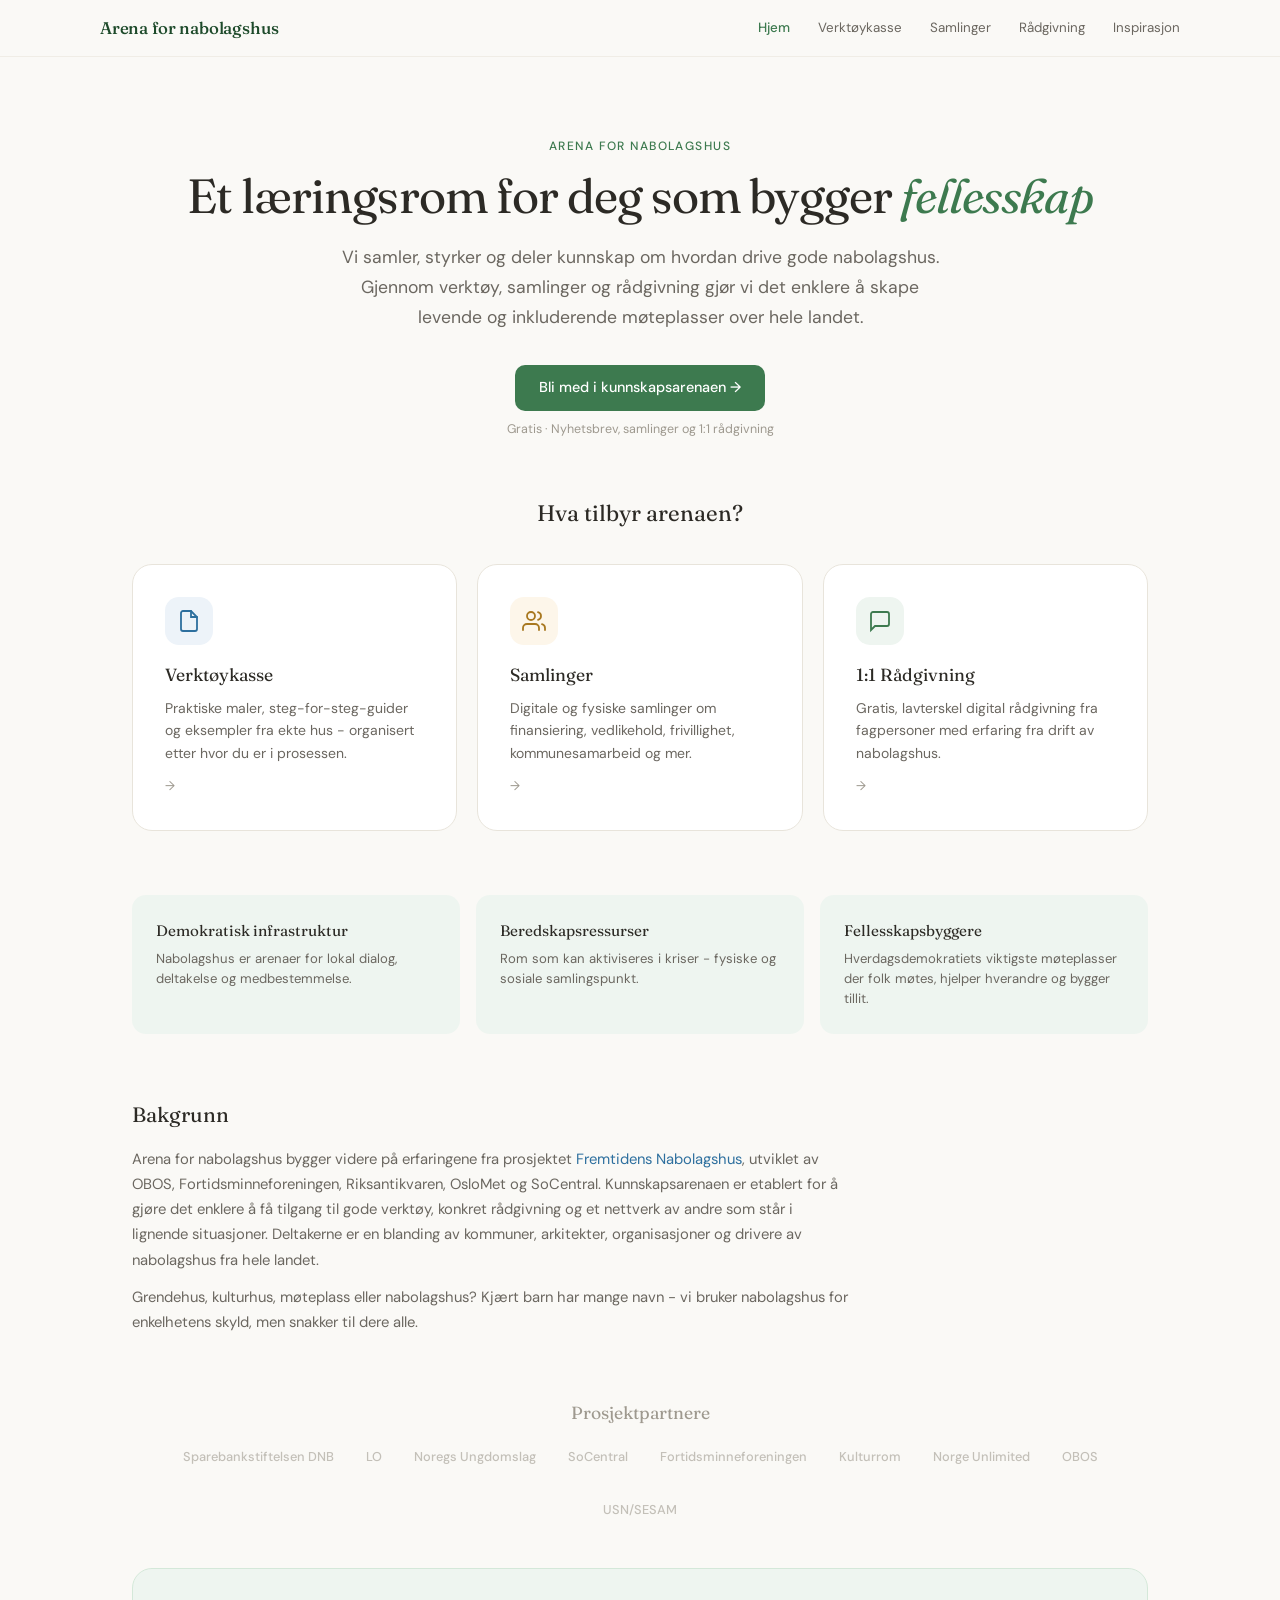
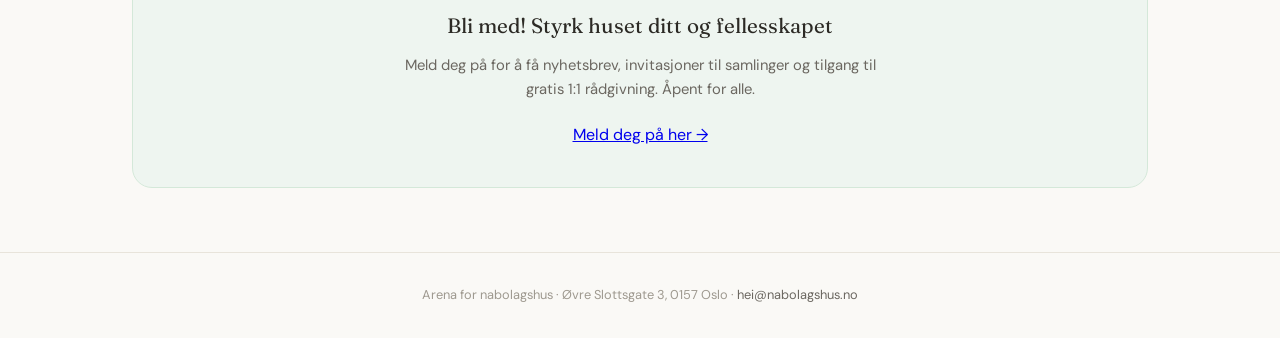
<file: index.html>
<!DOCTYPE html>
<html lang="no">
<head>
<meta charset="UTF-8">
<meta name="viewport" content="width=device-width, initial-scale=1.0">
<title>Arena for nabolagshus</title>
<link rel="preconnect" href="https://fonts.googleapis.com"><link href="https://fonts.googleapis.com/css2?family=DM+Sans:ital,opsz,wght@0,9..40,300;0,9..40,400;0,9..40,500;0,9..40,600&family=Fraunces:ital,opsz,wght@0,9..144,300;0,9..144,400;0,9..144,500;0,9..144,600;1,9..144,400&display=swap" rel="stylesheet">
<link rel="stylesheet" href="style.css">
<style>
.home-hero{max-width:1080px;margin:0 auto;padding:5rem 2rem 3.5rem;text-align:center}
.home-hero .eyebrow{font-size:.75rem;text-transform:uppercase;letter-spacing:.12em;color:var(--forest-400);font-weight:500;margin-bottom:.75rem}
.home-hero h1{font-family:var(--font-display);font-size:clamp(2rem,5vw,3rem);font-weight:400;line-height:1.15;letter-spacing:-.02em;margin-bottom:1.25rem}
.home-hero h1 em{font-style:italic;color:var(--forest-400)}
.home-hero .lead{font-size:1.1rem;color:var(--text-secondary);max-width:600px;margin:0 auto 2rem;line-height:1.7}
.home-hero .cta-btn{display:inline-block;font-size:.9rem;font-weight:500;color:#fff;background:var(--forest-400);padding:.7rem 1.5rem;border-radius:var(--radius);text-decoration:none;transition:background .15s}
.home-hero .cta-btn:hover{background:var(--forest-500)}
.home-hero .cta-sub{font-size:.78rem;color:var(--text-muted);margin-top:.6rem}

.offerings{max-width:1080px;margin:0 auto;padding:0 2rem 4rem}
.offerings h2{font-family:var(--font-display);font-size:1.4rem;font-weight:400;text-align:center;margin-bottom:2rem}
.off-grid{display:grid;grid-template-columns:repeat(auto-fit,minmax(280px,1fr));gap:20px}
.off-card{background:var(--bg-card);border:1px solid var(--border);border-radius:var(--radius-xl);padding:2rem;text-decoration:none;color:inherit;transition:transform .2s,box-shadow .2s}
.off-card:hover{transform:translateY(-3px);box-shadow:0 8px 30px rgba(0,0,0,.06)}
.off-card .off-icon{width:48px;height:48px;border-radius:var(--radius-lg);display:flex;align-items:center;justify-content:center;margin-bottom:1rem}
.off-card h3{font-family:var(--font-display);font-size:1.1rem;font-weight:400;margin-bottom:.5rem}
.off-card p{font-size:.875rem;color:var(--text-secondary);line-height:1.6}
.off-card .arr{font-size:.8rem;color:var(--text-muted);margin-top:.75rem;display:inline-block;transition:transform .15s}
.off-card:hover .arr{transform:translateX(3px);color:var(--text-primary)}

.why-section{max-width:1080px;margin:0 auto;padding:0 2rem 4rem}
.why-grid{display:grid;grid-template-columns:repeat(auto-fit,minmax(200px,1fr));gap:16px}
.why-card{background:var(--forest-50);border-radius:var(--radius-lg);padding:1.5rem}
.why-card h4{font-family:var(--font-display);font-size:.95rem;font-weight:400;margin-bottom:.35rem}
.why-card p{font-size:.82rem;color:var(--text-secondary);line-height:1.55}

.bg-section{max-width:1080px;margin:0 auto;padding:0 2rem 4rem}
.bg-section h2{font-family:var(--font-display);font-size:1.3rem;font-weight:400;margin-bottom:1rem}
.bg-section .bg-text{font-size:.925rem;color:var(--text-secondary);line-height:1.7;max-width:720px}
.bg-section .bg-text a{color:var(--ocean-400);text-decoration:none}

.partners{max-width:1080px;margin:0 auto;padding:0 2rem 3rem;text-align:center}
.partners h2{font-family:var(--font-display);font-size:1.1rem;font-weight:400;color:var(--text-muted);margin-bottom:1.25rem}
.partner-logos{display:flex;flex-wrap:wrap;justify-content:center;gap:2rem;align-items:center;opacity:.6}
.partner-logos span{font-size:.8rem;color:var(--text-muted);font-weight:500;white-space:nowrap}

.join-section{max-width:1080px;margin:0 auto;padding:0 2rem 4rem}
.join-inner{background:var(--forest-50);border:1px solid var(--forest-100);border-radius:var(--radius-xl);padding:2.5rem;text-align:center}
.join-inner h2{font-family:var(--font-display);font-size:1.3rem;font-weight:400;margin-bottom:.75rem}
.join-inner p{font-size:.925rem;color:var(--text-secondary);max-width:500px;margin:0 auto 1.25rem;line-height:1.6}

@keyframes fadeUp{from{opacity:0;transform:translateY(16px)}to{opacity:1;transform:translateY(0)}}
.home-hero,.offerings,.why-section,.bg-section,.partners,.join-section{animation:fadeUp .5s ease both}
.offerings{animation-delay:.1s}.why-section{animation-delay:.15s}.bg-section{animation-delay:.2s}
</style>
</head>
<body>
<nav class="nav"><div class="nav-inner">
<a href="index.html" class="nav-logo">Arena for nabolagshus</a>
<div class="nav-links">
<a href="index.html" class="active">Hjem</a>
<a href="verktoykasse.html" >Verktøykasse</a>
<a href="samlinger.html" >Samlinger</a>
<a href="radgivning.html" >Rådgivning</a>
<a href="inspirasjon.html" >Inspirasjon</a>
</div></div></nav>

<header class="home-hero">
  <div class="eyebrow">Arena for nabolagshus</div>
  <h1>Et læringsrom for deg som bygger <em>fellesskap</em></h1>
  <p class="lead">Vi samler, styrker og deler kunnskap om hvordan drive gode nabolagshus. Gjennom verktøy, samlinger og rådgivning gjør vi det enklere å skape levende og inkluderende møteplasser over hele landet.</p>
  <a href="https://landing.mailerlite.com/webforms/landing/f6b1z5" class="cta-btn">Bli med i kunnskapsarenaen &rarr;</a>
  <p class="cta-sub">Gratis &middot; Nyhetsbrev, samlinger og 1:1 rådgivning</p>
</header>

<section class="offerings">
  <h2>Hva tilbyr arenaen?</h2>
  <div class="off-grid">
    <a href="verktoykasse.html" class="off-card">
      <div class="off-icon" style="background:var(--ocean-50);color:var(--ocean-400)">
        <svg width="24" height="24" viewBox="0 0 24 24" fill="none" stroke="currentColor" stroke-width="1.8" stroke-linecap="round"><path d="M14 2H6a2 2 0 00-2 2v16a2 2 0 002 2h12a2 2 0 002-2V8z"/><polyline points="14,2 14,8 20,8"/></svg>
      </div>
      <h3>Verktøykasse</h3>
      <p>Praktiske maler, steg-for-steg-guider og eksempler fra ekte hus - organisert etter hvor du er i prosessen.</p>
      <span class="arr">&rarr;</span>
    </a>
    <a href="samlinger.html" class="off-card">
      <div class="off-icon" style="background:var(--amber-50);color:var(--amber-400)">
        <svg width="24" height="24" viewBox="0 0 24 24" fill="none" stroke="currentColor" stroke-width="1.8" stroke-linecap="round"><path d="M17 21v-2a4 4 0 00-4-4H5a4 4 0 00-4 4v2M9 11a4 4 0 100-8 4 4 0 000 8zM23 21v-2a4 4 0 00-3-3.87M16 3.13a4 4 0 010 7.75"/></svg>
      </div>
      <h3>Samlinger</h3>
      <p>Digitale og fysiske samlinger om finansiering, vedlikehold, frivillighet, kommunesamarbeid og mer.</p>
      <span class="arr">&rarr;</span>
    </a>
    <a href="radgivning.html" class="off-card">
      <div class="off-icon" style="background:var(--forest-50);color:var(--forest-400)">
        <svg width="24" height="24" viewBox="0 0 24 24" fill="none" stroke="currentColor" stroke-width="1.8" stroke-linecap="round"><path d="M21 15a2 2 0 01-2 2H7l-4 4V5a2 2 0 012-2h14a2 2 0 012 2z"/></svg>
      </div>
      <h3>1:1 Rådgivning</h3>
      <p>Gratis, lavterskel digital rådgivning fra fagpersoner med erfaring fra drift av nabolagshus.</p>
      <span class="arr">&rarr;</span>
    </a>
  </div>
</section>

<section class="why-section">
  <div class="why-grid">
    <div class="why-card">
      <h4>Demokratisk infrastruktur</h4>
      <p>Nabolagshus er arenaer for lokal dialog, deltakelse og medbestemmelse.</p>
    </div>
    <div class="why-card">
      <h4>Beredskapsressurser</h4>
      <p>Rom som kan aktiviseres i kriser - fysiske og sosiale samlingspunkt.</p>
    </div>
    <div class="why-card">
      <h4>Fellesskapsbyggere</h4>
      <p>Hverdagsdemokratiets viktigste møteplasser der folk møtes, hjelper hverandre og bygger tillit.</p>
    </div>
  </div>
</section>

<section class="bg-section">
  <h2>Bakgrunn</h2>
  <p class="bg-text">Arena for nabolagshus bygger videre på erfaringene fra prosjektet <a href="https://nabolaghus.socentral.no/verkt%C3%B8ykasse">Fremtidens Nabolagshus</a>, utviklet av OBOS, Fortidsminneforeningen, Riksantikvaren, OsloMet og SoCentral. Kunnskapsarenaen er etablert for å gjøre det enklere å få tilgang til gode verktøy, konkret rådgivning og et nettverk av andre som står i lignende situasjoner. Deltakerne er en blanding av kommuner, arkitekter, organisasjoner og drivere av nabolagshus fra hele landet.</p>
  <p class="bg-text" style="margin-top:.75rem">Grendehus, kulturhus, møteplass eller nabolagshus? Kjært barn har mange navn - vi bruker nabolagshus for enkelhetens skyld, men snakker til dere alle.</p>
</section>

<section class="partners">
  <h2>Prosjektpartnere</h2>
  <div class="partner-logos">
    <span>Sparebankstiftelsen DNB</span>
    <span>LO</span>
    <span>Noregs Ungdomslag</span>
    <span>SoCentral</span>
    <span>Fortidsminneforeningen</span>
    <span>Kulturrom</span>
    <span>Norge Unlimited</span>
    <span>OBOS</span>
    <span>USN/SESAM</span>
  </div>
</section>

<section class="join-section">
  <div class="join-inner">
    <h2>Bli med! Styrk huset ditt og fellesskapet</h2>
    <p>Meld deg på for å få nyhetsbrev, invitasjoner til samlinger og tilgang til gratis 1:1 rådgivning. Åpent for alle.</p>
    <a href="https://landing.mailerlite.com/webforms/landing/f6b1z5" class="cta-btn">Meld deg på her &rarr;</a>
  </div>
</section>

<footer class="footer"><p>Arena for nabolagshus &middot; Øvre Slottsgate 3, 0157 Oslo &middot; <a href="mailto:hei@nabolagshus.no">hei@nabolagshus.no</a></p></footer></body></html>
</file>
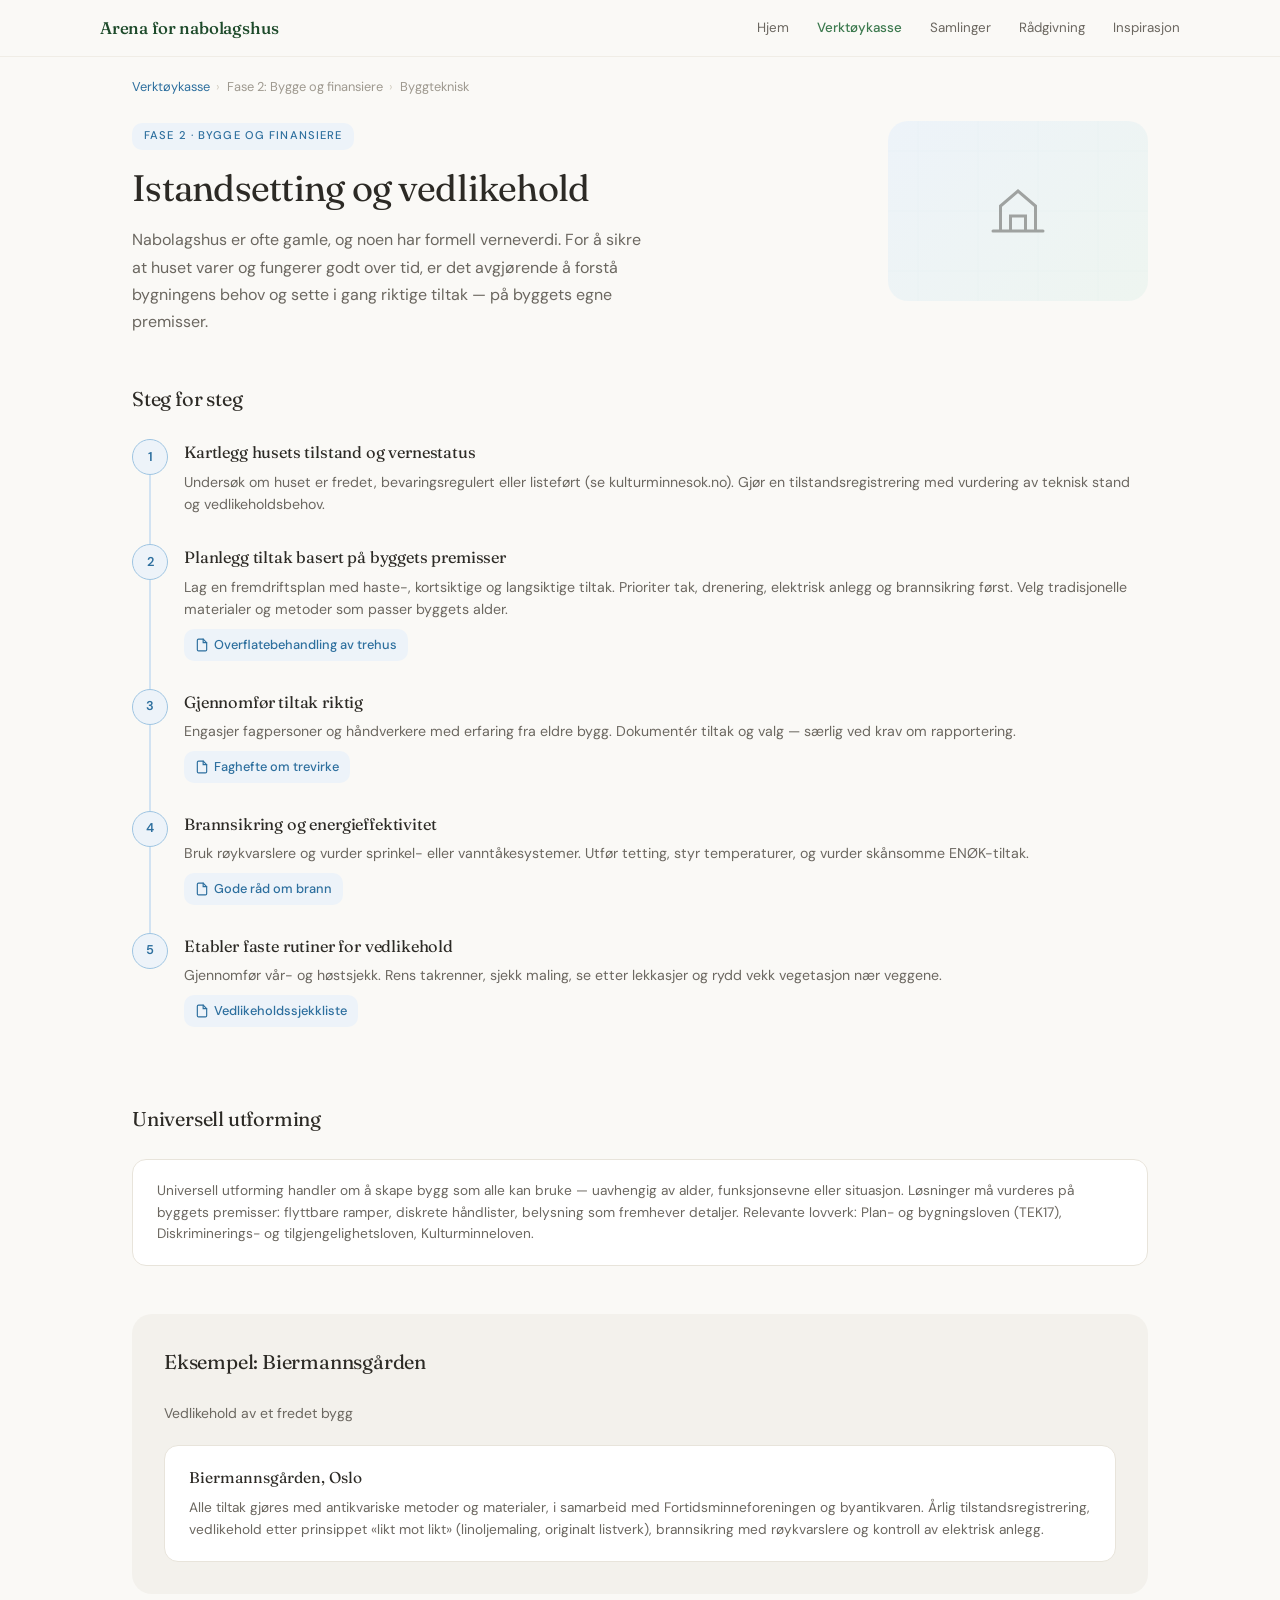
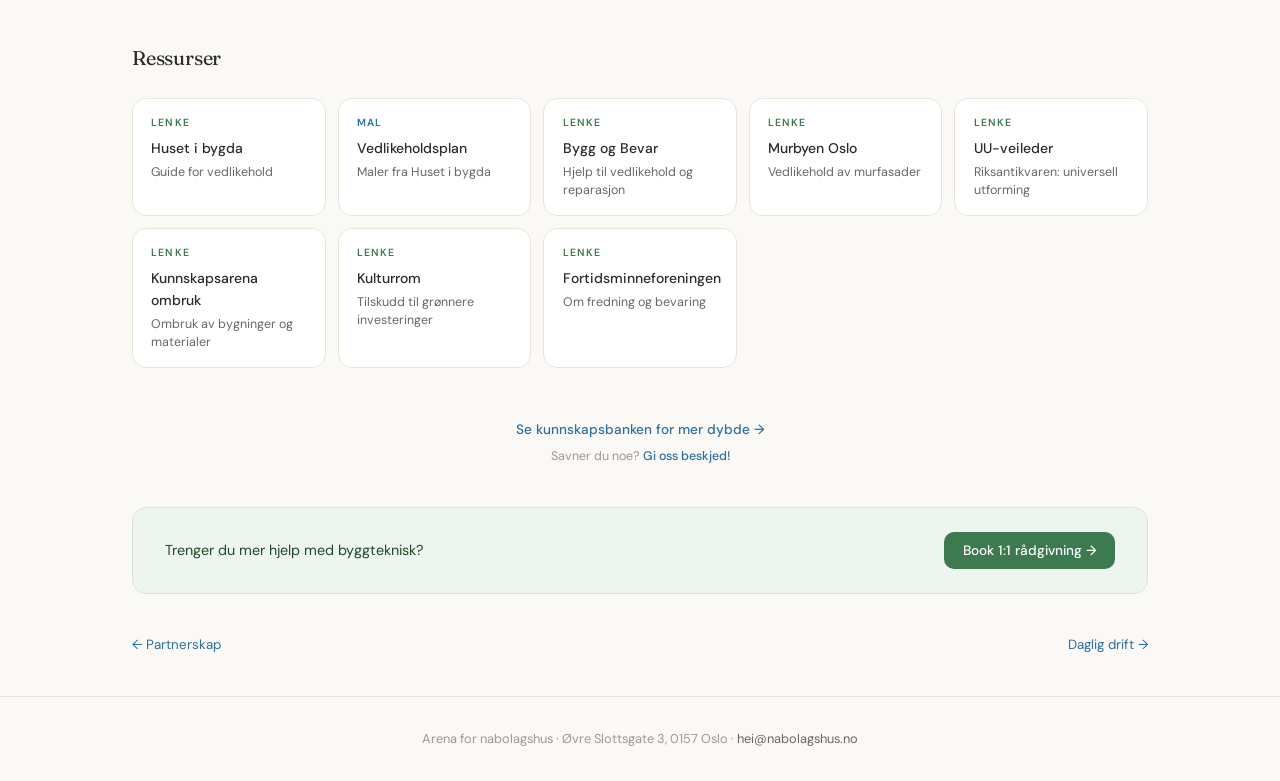
<file: byggteknisk.html>
<!DOCTYPE html>
<html lang="no">
<head>
<meta charset="UTF-8">
<meta name="viewport" content="width=device-width, initial-scale=1.0">
<title>Byggteknisk — Verktøykasse — Arena for nabolagshus</title>
<link rel="preconnect" href="https://fonts.googleapis.com">
<link href="https://fonts.googleapis.com/css2?family=DM+Sans:ital,opsz,wght@0,9..40,300;0,9..40,400;0,9..40,500;0,9..40,600&family=Fraunces:ital,opsz,wght@0,9..144,300;0,9..144,400;0,9..144,500;0,9..144,600;1,9..144,400&display=swap" rel="stylesheet">
<link rel="stylesheet" href="style.css">
</head>
<body><nav class="nav"><div class="nav-inner">
<a href="index.html" class="nav-logo">Arena for nabolagshus</a>
<div class="nav-links">
<a href="index.html" >Hjem</a>
<a href="verktoykasse.html" class="active">Verktøykasse</a>
<a href="samlinger.html" >Samlinger</a>
<a href="radgivning.html" >Rådgivning</a>
<a href="inspirasjon.html" >Inspirasjon</a>
</div></div></nav><div class="breadcrumb"><a href="verktoykasse.html">Verktøykasse</a><span>&rsaquo;</span>Fase 2: Bygge og finansiere<span>&rsaquo;</span>Byggteknisk</div><header class="page-hero">
  <div class="page-hero-text">
    <span class="phase-badge p2">Fase 2 &middot; Bygge og finansiere</span>
    <h1>Istandsetting og vedlikehold</h1>
    <p class="intro">Nabolagshus er ofte gamle, og noen har formell verneverdi. For å sikre at huset varer og fungerer godt over tid, er det avgjørende å forstå bygningens behov og sette i gang riktige tiltak — på byggets egne premisser.</p>
  </div>
  <div class="hero-visual p2"><svg width="60" height="60" viewBox="0 0 24 24" fill="none" stroke="currentColor" stroke-width="1.2" stroke-linecap="round" opacity=".4"><path d="M2 20h20M5 20V10l7-6 7 6v10M9 20v-6h6v6"/></svg></div>
</header><main class="content"><section class="steps-section"><h2 class="section-label">Steg for steg</h2><div class="step">
      <div class="step-line"><div class="step-dot p2">1</div><div class="step-connector p2"></div></div>
      <div class="step-body"><h3>Kartlegg husets tilstand og vernestatus</h3><p>Undersøk om huset er fredet, bevaringsregulert eller listeført (se kulturminnesok.no). Gjør en tilstandsregistrering med vurdering av teknisk stand og vedlikeholdsbehov.</p></div>
    </div><div class="step">
      <div class="step-line"><div class="step-dot p2">2</div><div class="step-connector p2"></div></div>
      <div class="step-body"><h3>Planlegg tiltak basert på byggets premisser</h3><p>Lag en fremdriftsplan med haste-, kortsiktige og langsiktige tiltak. Prioriter tak, drenering, elektrisk anlegg og brannsikring først. Velg tradisjonelle materialer og metoder som passer byggets alder.</p><a href="https://issuu.com/fortidsminneforeningen/docs/2021_brosjyre_maling_oppslag" class="tool-link" target="_blank"><svg viewBox="0 0 24 24" fill="none" stroke="currentColor" stroke-width="2" stroke-linecap="round" style="width:14px;height:14px"><path d="M14 2H6a2 2 0 00-2 2v16a2 2 0 002 2h12a2 2 0 002-2V8z"/><polyline points="14,2 14,8 20,8"/></svg>Overflatebehandling av trehus</a></div>
    </div><div class="step">
      <div class="step-line"><div class="step-dot p2">3</div><div class="step-connector p2"></div></div>
      <div class="step-body"><h3>Gjennomfør tiltak riktig</h3><p>Engasjer fagpersoner og håndverkere med erfaring fra eldre bygg. Dokumentér tiltak og valg — særlig ved krav om rapportering.</p><a href="https://issuu.com/fortidsminneforeningen/docs/trevirke_og_materialkvalitet_2019" class="tool-link" target="_blank"><svg viewBox="0 0 24 24" fill="none" stroke="currentColor" stroke-width="2" stroke-linecap="round" style="width:14px;height:14px"><path d="M14 2H6a2 2 0 00-2 2v16a2 2 0 002 2h12a2 2 0 002-2V8z"/><polyline points="14,2 14,8 20,8"/></svg>Faghefte om trevirke</a></div>
    </div><div class="step">
      <div class="step-line"><div class="step-dot p2">4</div><div class="step-connector p2"></div></div>
      <div class="step-body"><h3>Brannsikring og energieffektivitet</h3><p>Bruk røykvarslere og vurder sprinkel- eller vanntåkesystemer. Utfør tetting, styr temperaturer, og vurder skånsomme ENØK-tiltak.</p><a href="https://issuu.com/fortidsminneforeningen/docs/fortidsminneforeningen_gode_rad_om_brann" class="tool-link" target="_blank"><svg viewBox="0 0 24 24" fill="none" stroke="currentColor" stroke-width="2" stroke-linecap="round" style="width:14px;height:14px"><path d="M14 2H6a2 2 0 00-2 2v16a2 2 0 002 2h12a2 2 0 002-2V8z"/><polyline points="14,2 14,8 20,8"/></svg>Gode råd om brann</a></div>
    </div><div class="step">
      <div class="step-line"><div class="step-dot p2">5</div><div class="step-connector p2"></div></div>
      <div class="step-body"><h3>Etabler faste rutiner for vedlikehold</h3><p>Gjennomfør vår- og høstsjekk. Rens takrenner, sjekk maling, se etter lekkasjer og rydd vekk vegetasjon nær veggene.</p><a href="https://www.husetibygda.no/malar" class="tool-link" target="_blank"><svg viewBox="0 0 24 24" fill="none" stroke="currentColor" stroke-width="2" stroke-linecap="round" style="width:14px;height:14px"><path d="M14 2H6a2 2 0 00-2 2v16a2 2 0 002 2h12a2 2 0 002-2V8z"/><polyline points="14,2 14,8 20,8"/></svg>Vedlikeholdssjekkliste</a></div>
    </div></section><section class="info-section"><h2 class="section-label">Universell utforming</h2><div class="info-card"><p>Universell utforming handler om å skape bygg som alle kan bruke — uavhengig av alder, funksjonsevne eller situasjon. Løsninger må vurderes på byggets premisser: flyttbare ramper, diskrete håndlister, belysning som fremhever detaljer. Relevante lovverk: Plan- og bygningsloven (TEK17), Diskriminerings- og tilgjengelighetsloven, Kulturminneloven.</p></div></section><section class="examples-section"><h2 class="section-label">Eksempel: Biermannsgården</h2><p class="examples-subtitle">Vedlikehold av et fredet bygg</p><div class="example-card"><h3>Biermannsgården, Oslo</h3><p>Alle tiltak gjøres med antikvariske metoder og materialer, i samarbeid med Fortidsminneforeningen og byantikvaren. Årlig tilstandsregistrering, vedlikehold etter prinsippet «likt mot likt» (linoljemaling, originalt listverk), brannsikring med røykvarslere og kontroll av elektrisk anlegg.</p></div></section><section class="resources-section"><h2 class="section-label">Ressurser</h2><div class="res-grid"><a href="https://www.husetibygda.no/vedlikehald" class="res-card" target="_blank"><div class="res-type lenke">Lenke</div><div class="res-title">Huset i bygda</div><div class="res-desc">Guide for vedlikehold</div></a><a href="https://www.husetibygda.no/malar" class="res-card" target="_blank"><div class="res-type mal">Mal</div><div class="res-title">Vedlikeholdsplan</div><div class="res-desc">Maler fra Huset i bygda</div></a><a href="https://byggogbevar.no/" class="res-card" target="_blank"><div class="res-type lenke">Lenke</div><div class="res-title">Bygg og Bevar</div><div class="res-desc">Hjelp til vedlikehold og reparasjon</div></a><a href="https://www.murbyenoslo.no/" class="res-card" target="_blank"><div class="res-type lenke">Lenke</div><div class="res-title">Murbyen Oslo</div><div class="res-desc">Vedlikehold av murfasader</div></a><a href="https://riksantikvaren.no/veileder/prosessveileder-universell-utforming-av-fredete-og-verneverdige-bygninger-og-anlegg/" class="res-card" target="_blank"><div class="res-type lenke">Lenke</div><div class="res-title">UU-veileder</div><div class="res-desc">Riksantikvaren: universell utforming</div></a><a href="https://kunnskapsarenaombruk.no" class="res-card" target="_blank"><div class="res-type lenke">Lenke</div><div class="res-title">Kunnskapsarena ombruk</div><div class="res-desc">Ombruk av bygninger og materialer</div></a><a href="https://kulturrom.no/tilskuddsomraader/gronnere-investeringer/" class="res-card" target="_blank"><div class="res-type lenke">Lenke</div><div class="res-title">Kulturrom</div><div class="res-desc">Tilskudd til grønnere investeringer</div></a><a href="https://fortidsminneforeningen.no/" class="res-card" target="_blank"><div class="res-type lenke">Lenke</div><div class="res-title">Fortidsminneforeningen</div><div class="res-desc">Om fredning og bevaring</div></a></div></section><div class="kb-link"><a href="https://drive.google.com/drive/folders/1Lgwq6olN-NRkIWi7MoF7rnewfltcwcI9" target="_blank">Se kunnskapsbanken for mer dybde &rarr;</a><span class="sub">Savner du noe? <a href="mailto:guro@socentral.no?subject=Ønsker for verktøykassen">Gi oss beskjed!</a></span></div><div class="cta-bottom"><p>Trenger du mer hjelp med byggteknisk?</p><a href="radgivning.html">Book 1:1 rådgivning &rarr;</a></div><nav class="page-nav"><a href="partnerskap.html">&larr; Partnerskap</a><a href="drift.html">Daglig drift &rarr;</a></nav></main><footer class="footer"><p>Arena for nabolagshus &middot; Øvre Slottsgate 3, 0157 Oslo &middot; <a href="mailto:hei@nabolagshus.no">hei@nabolagshus.no</a></p></footer></body></html>
</file>
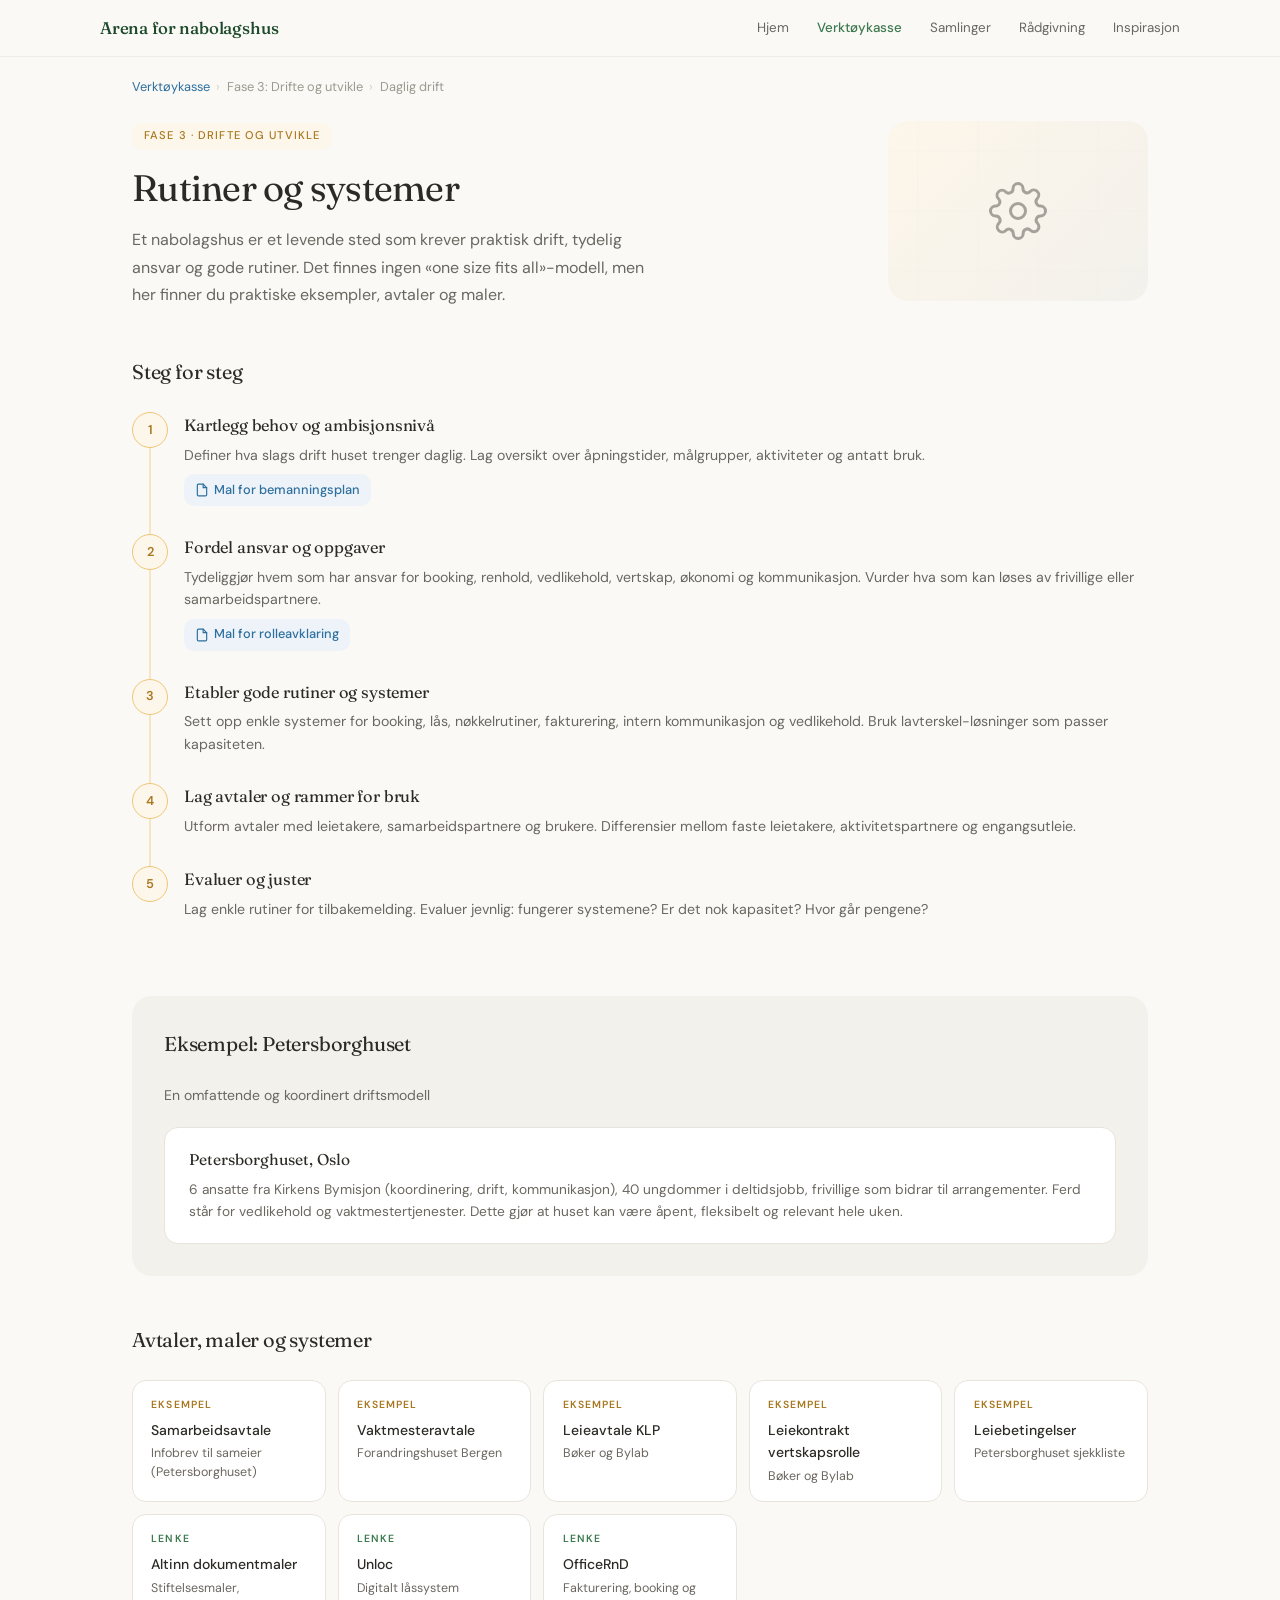
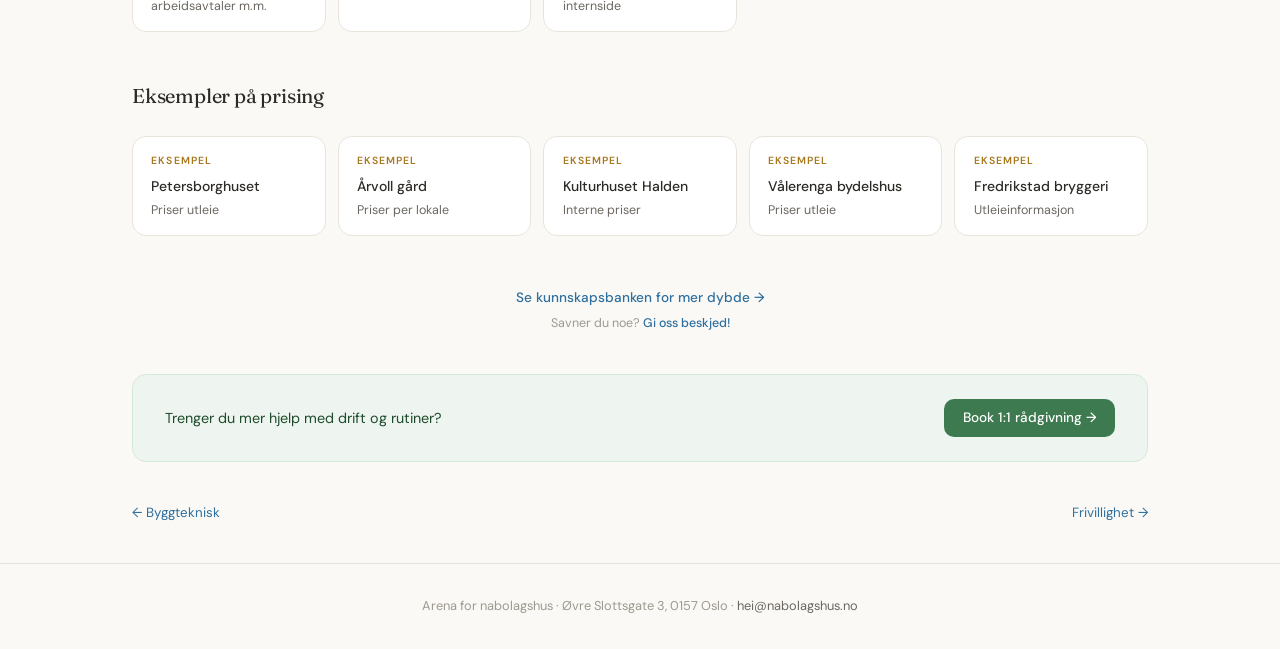
<file: drift.html>
<!DOCTYPE html>
<html lang="no">
<head>
<meta charset="UTF-8">
<meta name="viewport" content="width=device-width, initial-scale=1.0">
<title>Daglig drift — Verktøykasse — Arena for nabolagshus</title>
<link rel="preconnect" href="https://fonts.googleapis.com">
<link href="https://fonts.googleapis.com/css2?family=DM+Sans:ital,opsz,wght@0,9..40,300;0,9..40,400;0,9..40,500;0,9..40,600&family=Fraunces:ital,opsz,wght@0,9..144,300;0,9..144,400;0,9..144,500;0,9..144,600;1,9..144,400&display=swap" rel="stylesheet">
<link rel="stylesheet" href="style.css">
</head>
<body><nav class="nav"><div class="nav-inner">
<a href="index.html" class="nav-logo">Arena for nabolagshus</a>
<div class="nav-links">
<a href="index.html" >Hjem</a>
<a href="verktoykasse.html" class="active">Verktøykasse</a>
<a href="samlinger.html" >Samlinger</a>
<a href="radgivning.html" >Rådgivning</a>
<a href="inspirasjon.html" >Inspirasjon</a>
</div></div></nav><div class="breadcrumb"><a href="verktoykasse.html">Verktøykasse</a><span>&rsaquo;</span>Fase 3: Drifte og utvikle<span>&rsaquo;</span>Daglig drift</div><header class="page-hero">
  <div class="page-hero-text">
    <span class="phase-badge p3">Fase 3 &middot; Drifte og utvikle</span>
    <h1>Rutiner og systemer</h1>
    <p class="intro">Et nabolagshus er et levende sted som krever praktisk drift, tydelig ansvar og gode rutiner. Det finnes ingen «one size fits all»-modell, men her finner du praktiske eksempler, avtaler og maler.</p>
  </div>
  <div class="hero-visual p3"><svg width="60" height="60" viewBox="0 0 24 24" fill="none" stroke="currentColor" stroke-width="1.2" stroke-linecap="round" opacity=".4"><circle cx="12" cy="12" r="3"/><path d="M19.4 15a1.65 1.65 0 00.33 1.82l.06.06a2 2 0 010 2.83 2 2 0 01-2.83 0l-.06-.06a1.65 1.65 0 00-1.82-.33 1.65 1.65 0 00-1 1.51V21a2 2 0 01-4 0v-.09A1.65 1.65 0 009 19.4a1.65 1.65 0 00-1.82.33l-.06.06a2 2 0 01-2.83-2.83l.06-.06A1.65 1.65 0 004.68 15a1.65 1.65 0 00-1.51-1H3a2 2 0 010-4h.09A1.65 1.65 0 004.6 9a1.65 1.65 0 00-.33-1.82l-.06-.06a2 2 0 012.83-2.83l.06.06A1.65 1.65 0 009 4.68a1.65 1.65 0 001-1.51V3a2 2 0 014 0v.09a1.65 1.65 0 001 1.51 1.65 1.65 0 001.82-.33l.06-.06a2 2 0 012.83 2.83l-.06.06A1.65 1.65 0 0019.4 9a1.65 1.65 0 001.51 1H21a2 2 0 010 4h-.09a1.65 1.65 0 00-1.51 1z"/></svg></div>
</header><main class="content"><section class="steps-section"><h2 class="section-label">Steg for steg</h2><div class="step">
      <div class="step-line"><div class="step-dot p3">1</div><div class="step-connector p3"></div></div>
      <div class="step-body"><h3>Kartlegg behov og ambisjonsnivå</h3><p>Definer hva slags drift huset trenger daglig. Lag oversikt over åpningstider, målgrupper, aktiviteter og antatt bruk.</p><a href="https://docs.google.com/document/d/13hpW6tFAtLj9vfCOBA5-k7jJbkuSgV88zYMtgItWQTg/edit" class="tool-link" target="_blank"><svg viewBox="0 0 24 24" fill="none" stroke="currentColor" stroke-width="2" stroke-linecap="round" style="width:14px;height:14px"><path d="M14 2H6a2 2 0 00-2 2v16a2 2 0 002 2h12a2 2 0 002-2V8z"/><polyline points="14,2 14,8 20,8"/></svg>Mal for bemanningsplan</a></div>
    </div><div class="step">
      <div class="step-line"><div class="step-dot p3">2</div><div class="step-connector p3"></div></div>
      <div class="step-body"><h3>Fordel ansvar og oppgaver</h3><p>Tydeliggjør hvem som har ansvar for booking, renhold, vedlikehold, vertskap, økonomi og kommunikasjon. Vurder hva som kan løses av frivillige eller samarbeidspartnere.</p><a href="https://docs.google.com/document/d/13el2LDLryEhucr0q-VusU04uTd8uXuRMvsWCzp2WluQ/edit" class="tool-link" target="_blank"><svg viewBox="0 0 24 24" fill="none" stroke="currentColor" stroke-width="2" stroke-linecap="round" style="width:14px;height:14px"><path d="M14 2H6a2 2 0 00-2 2v16a2 2 0 002 2h12a2 2 0 002-2V8z"/><polyline points="14,2 14,8 20,8"/></svg>Mal for rolleavklaring</a></div>
    </div><div class="step">
      <div class="step-line"><div class="step-dot p3">3</div><div class="step-connector p3"></div></div>
      <div class="step-body"><h3>Etabler gode rutiner og systemer</h3><p>Sett opp enkle systemer for booking, lås, nøkkelrutiner, fakturering, intern kommunikasjon og vedlikehold. Bruk lavterskel-løsninger som passer kapasiteten.</p></div>
    </div><div class="step">
      <div class="step-line"><div class="step-dot p3">4</div><div class="step-connector p3"></div></div>
      <div class="step-body"><h3>Lag avtaler og rammer for bruk</h3><p>Utform avtaler med leietakere, samarbeidspartnere og brukere. Differensier mellom faste leietakere, aktivitetspartnere og engangsutleie.</p></div>
    </div><div class="step">
      <div class="step-line"><div class="step-dot p3">5</div><div class="step-connector p3"></div></div>
      <div class="step-body"><h3>Evaluer og juster</h3><p>Lag enkle rutiner for tilbakemelding. Evaluer jevnlig: fungerer systemene? Er det nok kapasitet? Hvor går pengene?</p></div>
    </div></section><section class="examples-section"><h2 class="section-label">Eksempel: Petersborghuset</h2><p class="examples-subtitle">En omfattende og koordinert driftsmodell</p><div class="example-card"><h3>Petersborghuset, Oslo</h3><p>6 ansatte fra Kirkens Bymisjon (koordinering, drift, kommunikasjon), 40 ungdommer i deltidsjobb, frivillige som bidrar til arrangementer. Ferd står for vedlikehold og vaktmestertjenester. Dette gjør at huset kan være åpent, fleksibelt og relevant hele uken.</p></div></section><section class="resources-section"><h2 class="section-label">Avtaler, maler og systemer</h2><div class="res-grid"><a href="https://drive.google.com/file/d/1WhcSz02jlTzFrCsxqpGpgNZLEXbuEdft/view" class="res-card" target="_blank"><div class="res-type eksempel">Eksempel</div><div class="res-title">Samarbeidsavtale</div><div class="res-desc">Infobrev til sameier (Petersborghuset)</div></a><a href="https://drive.google.com/file/d/1Y1_7nB8BZwfpKjhO-j62RL4JE0mKQo5Y/view" class="res-card" target="_blank"><div class="res-type eksempel">Eksempel</div><div class="res-title">Vaktmesteravtale</div><div class="res-desc">Forandringshuset Bergen</div></a><a href="https://drive.google.com/file/d/1Cc-nddPPFxv9BvlbUT-DMOnQ2dS3PIEQ/view" class="res-card" target="_blank"><div class="res-type eksempel">Eksempel</div><div class="res-title">Leieavtale KLP</div><div class="res-desc">Bøker og Bylab</div></a><a href="https://drive.google.com/file/d/1UxiCw_HdwBfXSPqDls11M_R3G7j18sx6/view" class="res-card" target="_blank"><div class="res-type eksempel">Eksempel</div><div class="res-title">Leiekontrakt vertskapsrolle</div><div class="res-desc">Bøker og Bylab</div></a><a href="https://kirkensbymisjon.fra1.digitaloceanspaces.com/content/uploads/2023/06/01112754/Leiebetingelsersjekkliste.pdf" class="res-card" target="_blank"><div class="res-type eksempel">Eksempel</div><div class="res-title">Leiebetingelser</div><div class="res-desc">Petersborghuset sjekkliste</div></a><a href="https://info.altinn.no/starte-og-drive/dokumentmaler/last-ned-dokumentmaler/" class="res-card" target="_blank"><div class="res-type lenke">Lenke</div><div class="res-title">Altinn dokumentmaler</div><div class="res-desc">Stiftelsesmaler, arbeidsavtaler m.m.</div></a><a href="https://unloc.app/no/" class="res-card" target="_blank"><div class="res-type lenke">Lenke</div><div class="res-title">Unloc</div><div class="res-desc">Digitalt låssystem</div></a><a href="https://www.officernd.com/" class="res-card" target="_blank"><div class="res-type lenke">Lenke</div><div class="res-title">OfficeRnD</div><div class="res-desc">Fakturering, booking og internside</div></a></div></section><section class="info-section"><h2 class="section-label">Eksempler på prising</h2><div class="res-grid"><a href="https://kirkensbymisjon.fra1.digitaloceanspaces.com/content/uploads/2023/10/06112935/Priser-og-betingelser-080923.pdf" class="res-card" target="_blank"><div class="res-type eksempel">Eksempel</div><div class="res-title">Petersborghuset</div><div class="res-desc">Priser utleie</div></a><a href="https://arvollgard.com/leie-av-lokaler/39382161/" class="res-card" target="_blank"><div class="res-type eksempel">Eksempel</div><div class="res-title">Årvoll gård</div><div class="res-desc">Priser per lokale</div></a><a href="https://booking.kulturhusetihalden.no/booking/resource" class="res-card" target="_blank"><div class="res-type eksempel">Eksempel</div><div class="res-title">Kulturhuset Halden</div><div class="res-desc">Interne priser</div></a><a href="https://www.bydelshuset.no/utleie" class="res-card" target="_blank"><div class="res-type eksempel">Eksempel</div><div class="res-title">Vålerenga bydelshus</div><div class="res-desc">Priser utleie</div></a><a href="https://www.fredrikstadbryggeri.no/utleieinfo" class="res-card" target="_blank"><div class="res-type eksempel">Eksempel</div><div class="res-title">Fredrikstad bryggeri</div><div class="res-desc">Utleieinformasjon</div></a></div></section><div class="kb-link"><a href="https://drive.google.com/drive/folders/1Lgwq6olN-NRkIWi7MoF7rnewfltcwcI9" target="_blank">Se kunnskapsbanken for mer dybde &rarr;</a><span class="sub">Savner du noe? <a href="mailto:guro@socentral.no?subject=Ønsker for verktøykassen">Gi oss beskjed!</a></span></div><div class="cta-bottom"><p>Trenger du mer hjelp med drift og rutiner?</p><a href="radgivning.html">Book 1:1 rådgivning &rarr;</a></div><nav class="page-nav"><a href="byggteknisk.html">&larr; Byggteknisk</a><a href="frivillighet.html">Frivillighet &rarr;</a></nav></main><footer class="footer"><p>Arena for nabolagshus &middot; Øvre Slottsgate 3, 0157 Oslo &middot; <a href="mailto:hei@nabolagshus.no">hei@nabolagshus.no</a></p></footer></body></html>
</file>
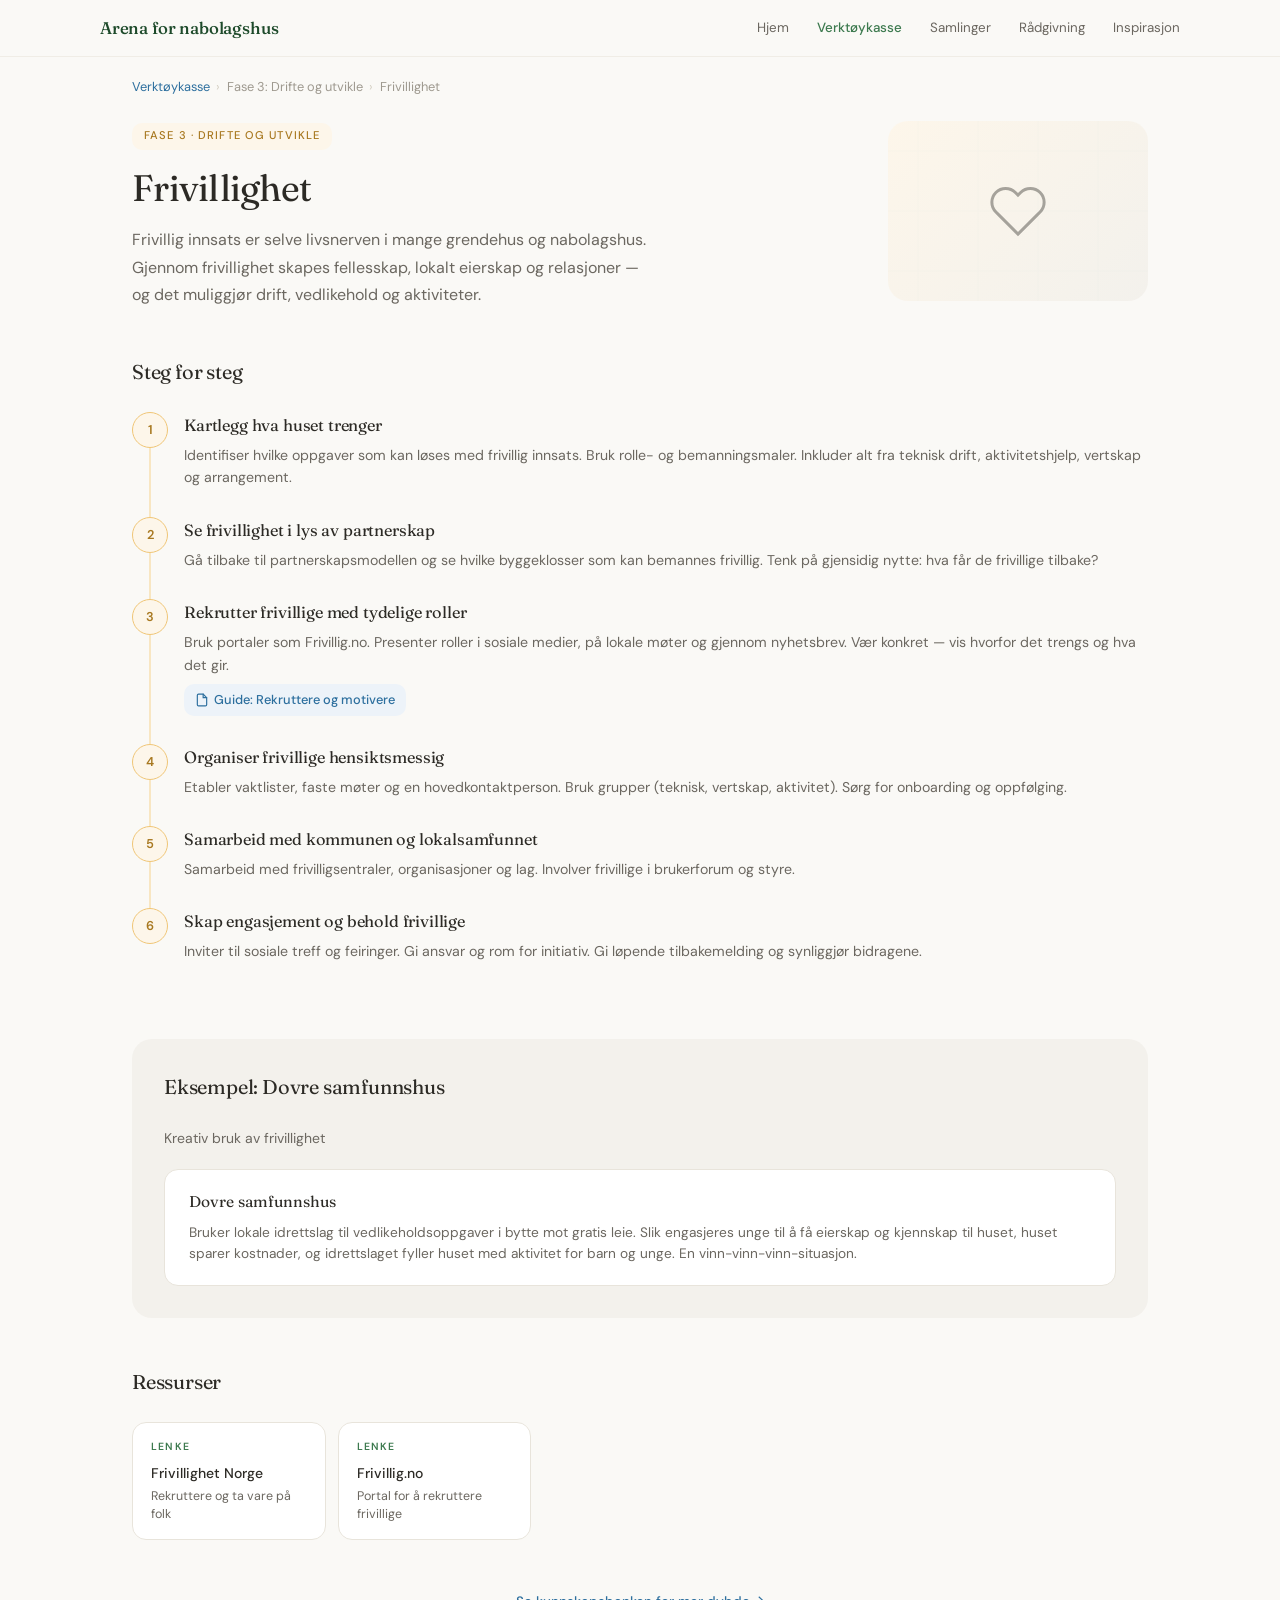
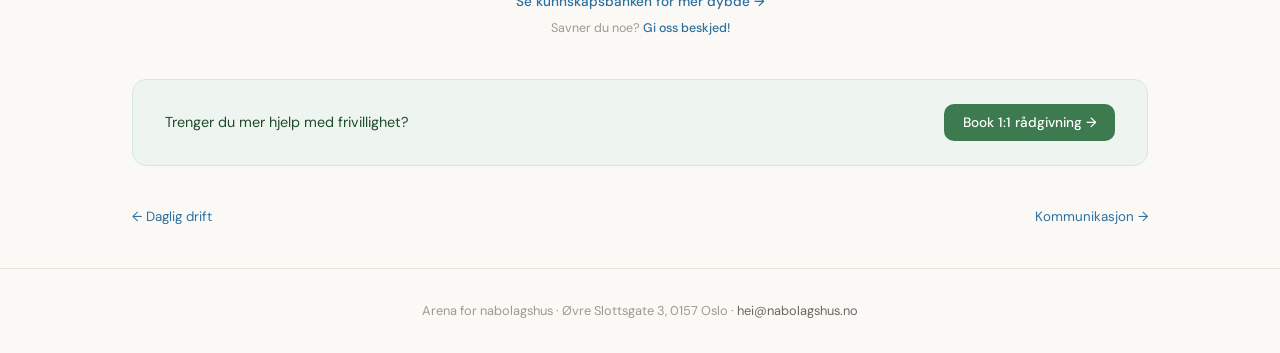
<file: frivillighet.html>
<!DOCTYPE html>
<html lang="no">
<head>
<meta charset="UTF-8">
<meta name="viewport" content="width=device-width, initial-scale=1.0">
<title>Frivillighet — Verktøykasse — Arena for nabolagshus</title>
<link rel="preconnect" href="https://fonts.googleapis.com">
<link href="https://fonts.googleapis.com/css2?family=DM+Sans:ital,opsz,wght@0,9..40,300;0,9..40,400;0,9..40,500;0,9..40,600&family=Fraunces:ital,opsz,wght@0,9..144,300;0,9..144,400;0,9..144,500;0,9..144,600;1,9..144,400&display=swap" rel="stylesheet">
<link rel="stylesheet" href="style.css">
</head>
<body><nav class="nav"><div class="nav-inner">
<a href="index.html" class="nav-logo">Arena for nabolagshus</a>
<div class="nav-links">
<a href="index.html" >Hjem</a>
<a href="verktoykasse.html" class="active">Verktøykasse</a>
<a href="samlinger.html" >Samlinger</a>
<a href="radgivning.html" >Rådgivning</a>
<a href="inspirasjon.html" >Inspirasjon</a>
</div></div></nav><div class="breadcrumb"><a href="verktoykasse.html">Verktøykasse</a><span>&rsaquo;</span>Fase 3: Drifte og utvikle<span>&rsaquo;</span>Frivillighet</div><header class="page-hero">
  <div class="page-hero-text">
    <span class="phase-badge p3">Fase 3 &middot; Drifte og utvikle</span>
    <h1>Frivillighet</h1>
    <p class="intro">Frivillig innsats er selve livsnerven i mange grendehus og nabolagshus. Gjennom frivillighet skapes fellesskap, lokalt eierskap og relasjoner — og det muliggjør drift, vedlikehold og aktiviteter.</p>
  </div>
  <div class="hero-visual p3"><svg width="60" height="60" viewBox="0 0 24 24" fill="none" stroke="currentColor" stroke-width="1.2" stroke-linecap="round" opacity=".4"><path d="M20.84 4.61a5.5 5.5 0 00-7.78 0L12 5.67l-1.06-1.06a5.5 5.5 0 00-7.78 7.78l1.06 1.06L12 21.23l7.78-7.78 1.06-1.06a5.5 5.5 0 000-7.78z"/></svg></div>
</header><main class="content"><section class="steps-section"><h2 class="section-label">Steg for steg</h2><div class="step">
      <div class="step-line"><div class="step-dot p3">1</div><div class="step-connector p3"></div></div>
      <div class="step-body"><h3>Kartlegg hva huset trenger</h3><p>Identifiser hvilke oppgaver som kan løses med frivillig innsats. Bruk rolle- og bemanningsmaler. Inkluder alt fra teknisk drift, aktivitetshjelp, vertskap og arrangement.</p></div>
    </div><div class="step">
      <div class="step-line"><div class="step-dot p3">2</div><div class="step-connector p3"></div></div>
      <div class="step-body"><h3>Se frivillighet i lys av partnerskap</h3><p>Gå tilbake til partnerskapsmodellen og se hvilke byggeklosser som kan bemannes frivillig. Tenk på gjensidig nytte: hva får de frivillige tilbake?</p></div>
    </div><div class="step">
      <div class="step-line"><div class="step-dot p3">3</div><div class="step-connector p3"></div></div>
      <div class="step-body"><h3>Rekrutter frivillige med tydelige roller</h3><p>Bruk portaler som Frivillig.no. Presenter roller i sosiale medier, på lokale møter og gjennom nyhetsbrev. Vær konkret — vis hvorfor det trengs og hva det gir.</p><a href="https://www.frivillighetnorge.no/verktoy/organisasjon/hvordan-starte-en-ny-organisasjon/fa-i-gang-aktivitet/rekruttere-og-motivere-medlemmer" class="tool-link" target="_blank"><svg viewBox="0 0 24 24" fill="none" stroke="currentColor" stroke-width="2" stroke-linecap="round" style="width:14px;height:14px"><path d="M14 2H6a2 2 0 00-2 2v16a2 2 0 002 2h12a2 2 0 002-2V8z"/><polyline points="14,2 14,8 20,8"/></svg>Guide: Rekruttere og motivere</a></div>
    </div><div class="step">
      <div class="step-line"><div class="step-dot p3">4</div><div class="step-connector p3"></div></div>
      <div class="step-body"><h3>Organiser frivillige hensiktsmessig</h3><p>Etabler vaktlister, faste møter og en hovedkontaktperson. Bruk grupper (teknisk, vertskap, aktivitet). Sørg for onboarding og oppfølging.</p></div>
    </div><div class="step">
      <div class="step-line"><div class="step-dot p3">5</div><div class="step-connector p3"></div></div>
      <div class="step-body"><h3>Samarbeid med kommunen og lokalsamfunnet</h3><p>Samarbeid med frivilligsentraler, organisasjoner og lag. Involver frivillige i brukerforum og styre.</p></div>
    </div><div class="step">
      <div class="step-line"><div class="step-dot p3">6</div><div class="step-connector p3"></div></div>
      <div class="step-body"><h3>Skap engasjement og behold frivillige</h3><p>Inviter til sosiale treff og feiringer. Gi ansvar og rom for initiativ. Gi løpende tilbakemelding og synliggjør bidragene.</p></div>
    </div></section><section class="examples-section"><h2 class="section-label">Eksempel: Dovre samfunnshus</h2><p class="examples-subtitle">Kreativ bruk av frivillighet</p><div class="example-card"><h3>Dovre samfunnshus</h3><p>Bruker lokale idrettslag til vedlikeholdsoppgaver i bytte mot gratis leie. Slik engasjeres unge til å få eierskap og kjennskap til huset, huset sparer kostnader, og idrettslaget fyller huset med aktivitet for barn og unge. En vinn-vinn-vinn-situasjon.</p></div></section><section class="resources-section"><h2 class="section-label">Ressurser</h2><div class="res-grid"><a href="https://www.frivillighetnorge.no/verktoy/organisasjon/rekruttere-og-ta-vare-p%C3%A5-folk" class="res-card" target="_blank"><div class="res-type lenke">Lenke</div><div class="res-title">Frivillighet Norge</div><div class="res-desc">Rekruttere og ta vare på folk</div></a><a href="https://www.frivillig.no" class="res-card" target="_blank"><div class="res-type lenke">Lenke</div><div class="res-title">Frivillig.no</div><div class="res-desc">Portal for å rekruttere frivillige</div></a></div></section><div class="kb-link"><a href="https://drive.google.com/drive/folders/1Lgwq6olN-NRkIWi7MoF7rnewfltcwcI9" target="_blank">Se kunnskapsbanken for mer dybde &rarr;</a><span class="sub">Savner du noe? <a href="mailto:guro@socentral.no?subject=Ønsker for verktøykassen">Gi oss beskjed!</a></span></div><div class="cta-bottom"><p>Trenger du mer hjelp med frivillighet?</p><a href="radgivning.html">Book 1:1 rådgivning &rarr;</a></div><nav class="page-nav"><a href="drift.html">&larr; Daglig drift</a><a href="kommunikasjon.html">Kommunikasjon &rarr;</a></nav></main><footer class="footer"><p>Arena for nabolagshus &middot; Øvre Slottsgate 3, 0157 Oslo &middot; <a href="mailto:hei@nabolagshus.no">hei@nabolagshus.no</a></p></footer></body></html>
</file>
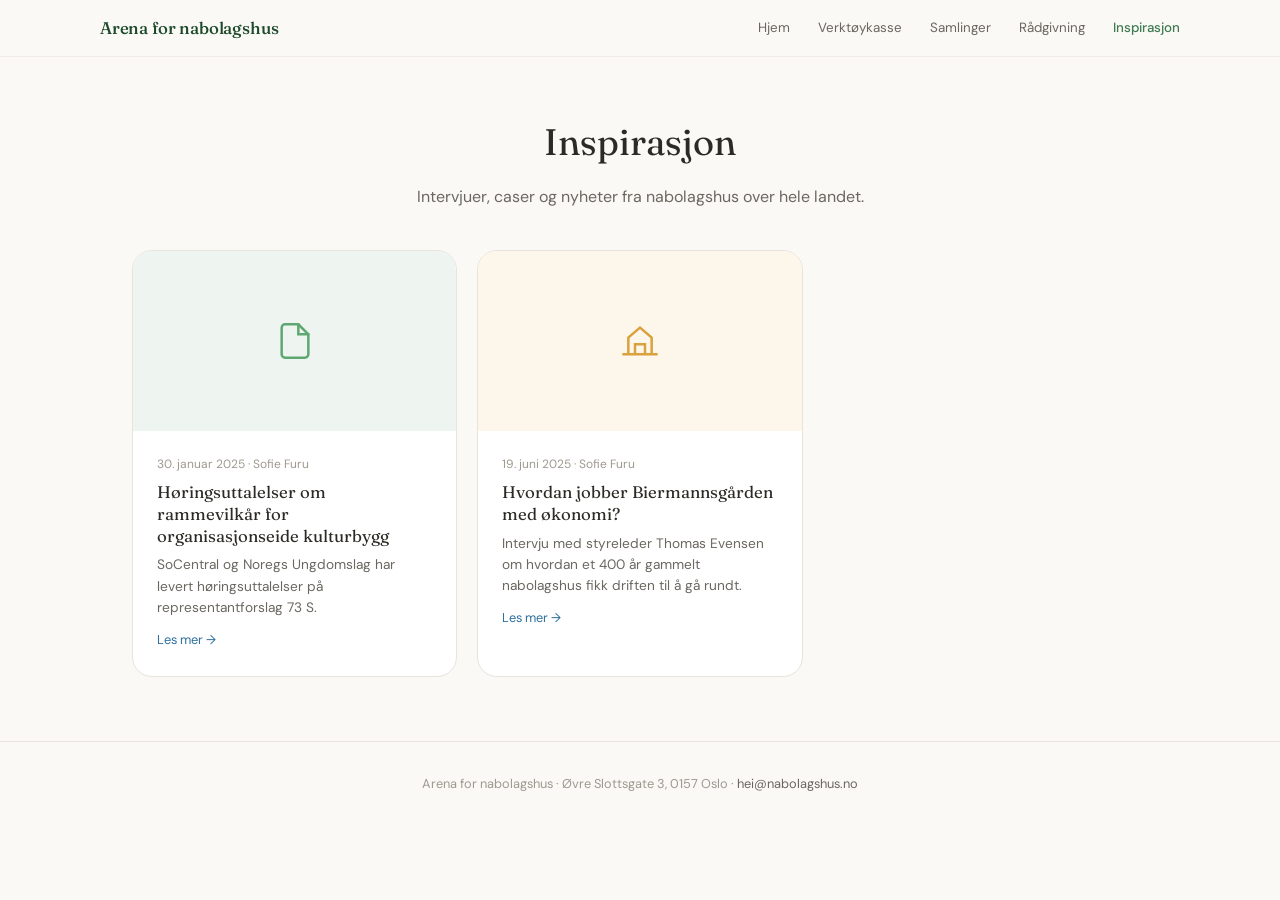
<file: inspirasjon.html>
<!DOCTYPE html>
<html lang="no">
<head>
<meta charset="UTF-8">
<meta name="viewport" content="width=device-width, initial-scale=1.0">
<title>Inspirasjon — Arena for nabolagshus</title>
<link rel="preconnect" href="https://fonts.googleapis.com"><link href="https://fonts.googleapis.com/css2?family=DM+Sans:ital,opsz,wght@0,9..40,300;0,9..40,400;0,9..40,500;0,9..40,600&family=Fraunces:ital,opsz,wght@0,9..144,300;0,9..144,400;0,9..144,500;0,9..144,600;1,9..144,400&display=swap" rel="stylesheet">
<link rel="stylesheet" href="style.css">
<style>
.insp-hero{max-width:1080px;margin:0 auto;padding:3.5rem 2rem 2.5rem;text-align:center}
.insp-hero h1{font-family:var(--font-display);font-size:clamp(1.75rem,4vw,2.3rem);font-weight:400;margin-bottom:.75rem}
.insp-hero p{font-size:1rem;color:var(--text-secondary);max-width:500px;margin:0 auto;line-height:1.65}
.insp-content{max-width:1080px;margin:0 auto;padding:0 2rem 4rem}
.blog-grid{display:grid;grid-template-columns:repeat(auto-fill,minmax(320px,1fr));gap:20px}
.blog-card{background:var(--bg-card);border:1px solid var(--border);border-radius:var(--radius-xl);overflow:hidden;text-decoration:none;color:inherit;transition:transform .2s,box-shadow .2s}
.blog-card:hover{transform:translateY(-3px);box-shadow:0 8px 30px rgba(0,0,0,.06)}
.blog-img{height:180px;background:var(--sand-100);display:flex;align-items:center;justify-content:center;overflow:hidden}
.blog-img img{width:100%;height:100%;object-fit:cover}
.blog-body{padding:1.5rem}
.blog-meta{font-size:.75rem;color:var(--text-muted);margin-bottom:.5rem}
.blog-body h3{font-family:var(--font-display);font-size:1.05rem;font-weight:400;margin-bottom:.4rem;line-height:1.3}
.blog-body p{font-size:.855rem;color:var(--text-secondary);line-height:1.55}
.blog-body .arr{font-size:.8rem;color:var(--ocean-400);margin-top:.75rem;display:inline-block}
@keyframes fadeUp{from{opacity:0;transform:translateY(16px)}to{opacity:1;transform:translateY(0)}}
.insp-hero,.blog-grid{animation:fadeUp .5s ease both}
.blog-grid{animation-delay:.1s}
</style>
</head>
<body>
<nav class="nav"><div class="nav-inner">
<a href="index.html" class="nav-logo">Arena for nabolagshus</a>
<div class="nav-links">
<a href="index.html" >Hjem</a>
<a href="verktoykasse.html" >Verktøykasse</a>
<a href="samlinger.html" >Samlinger</a>
<a href="radgivning.html" >Rådgivning</a>
<a href="inspirasjon.html" class="active">Inspirasjon</a>
</div></div></nav>

<header class="insp-hero">
  <h1>Inspirasjon</h1>
  <p>Intervjuer, caser og nyheter fra nabolagshus over hele landet.</p>
</header>

<main class="insp-content">
<div class="blog-grid">

  <a href="https://www.nabolaghus.no/inspirasjon/hringsuttalelser-p-representantforslag-73-s-om-bedre-rammevilkr-for-organisasjonseide-kulturbygg" class="blog-card">
    <div class="blog-img" style="background:var(--forest-50);display:flex;align-items:center;justify-content:center">
      <svg width="40" height="40" viewBox="0 0 24 24" fill="none" stroke="var(--forest-300)" stroke-width="1.5" stroke-linecap="round"><path d="M14 2H6a2 2 0 00-2 2v16a2 2 0 002 2h12a2 2 0 002-2V8z"/><polyline points="14,2 14,8 20,8"/></svg>
    </div>
    <div class="blog-body">
      <div class="blog-meta">30. januar 2025 &middot; Sofie Furu</div>
      <h3>Høringsuttalelser om rammevilkår for organisasjonseide kulturbygg</h3>
      <p>SoCentral og Noregs Ungdomslag har levert høringsuttalelser på representantforslag 73 S.</p>
      <span class="arr">Les mer &rarr;</span>
    </div>
  </a>

  <a href="https://www.nabolaghus.no/inspirasjon/blog-post-title-four-57xt2" class="blog-card">
    <div class="blog-img" style="background:var(--amber-50);display:flex;align-items:center;justify-content:center">
      <svg width="40" height="40" viewBox="0 0 24 24" fill="none" stroke="var(--amber-300)" stroke-width="1.5" stroke-linecap="round"><path d="M2 20h20M5 20V10l7-6 7 6v10M9 20v-6h6v6"/></svg>
    </div>
    <div class="blog-body">
      <div class="blog-meta">19. juni 2025 &middot; Sofie Furu</div>
      <h3>Hvordan jobber Biermannsgården med økonomi?</h3>
      <p>Intervju med styreleder Thomas Evensen om hvordan et 400 år gammelt nabolagshus fikk driften til å gå rundt.</p>
      <span class="arr">Les mer &rarr;</span>
    </div>
  </a>

</div>
</main>
<footer class="footer"><p>Arena for nabolagshus &middot; Øvre Slottsgate 3, 0157 Oslo &middot; <a href="mailto:hei@nabolagshus.no">hei@nabolagshus.no</a></p></footer></body></html>
</file>
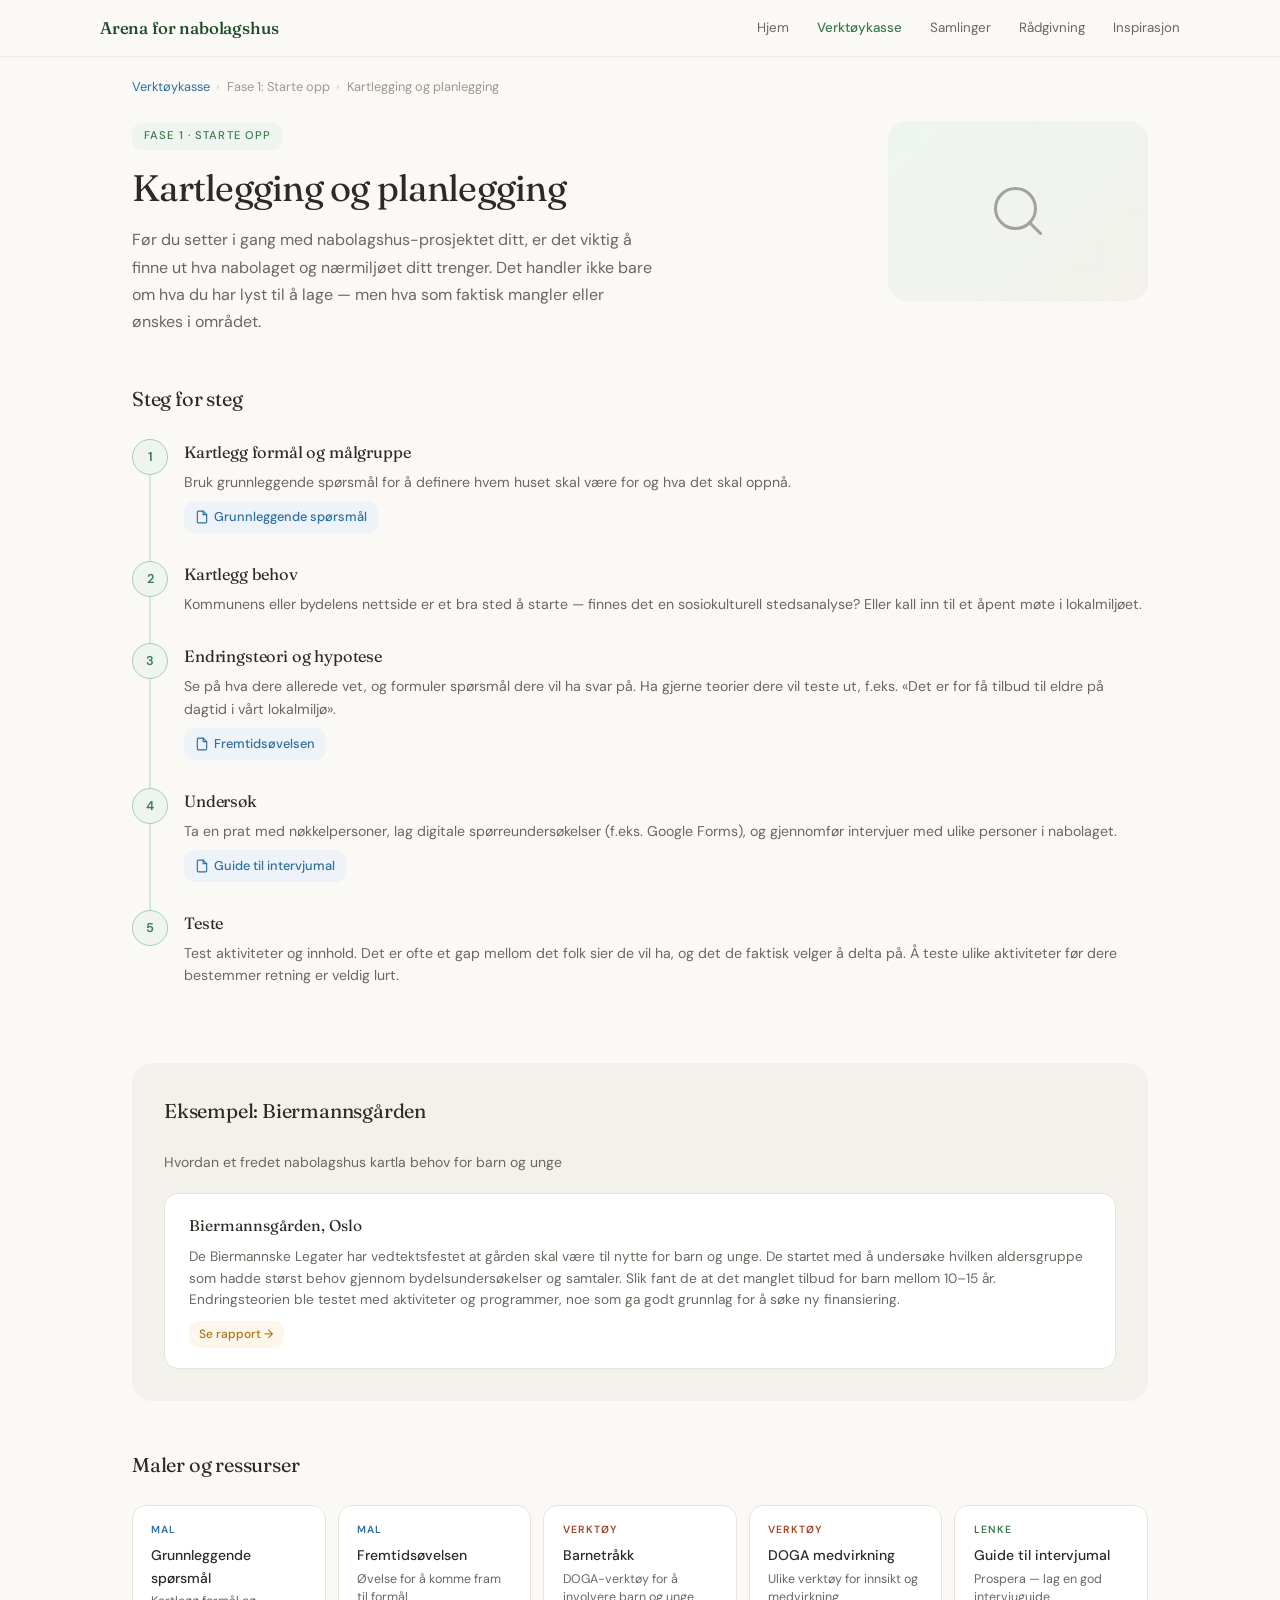
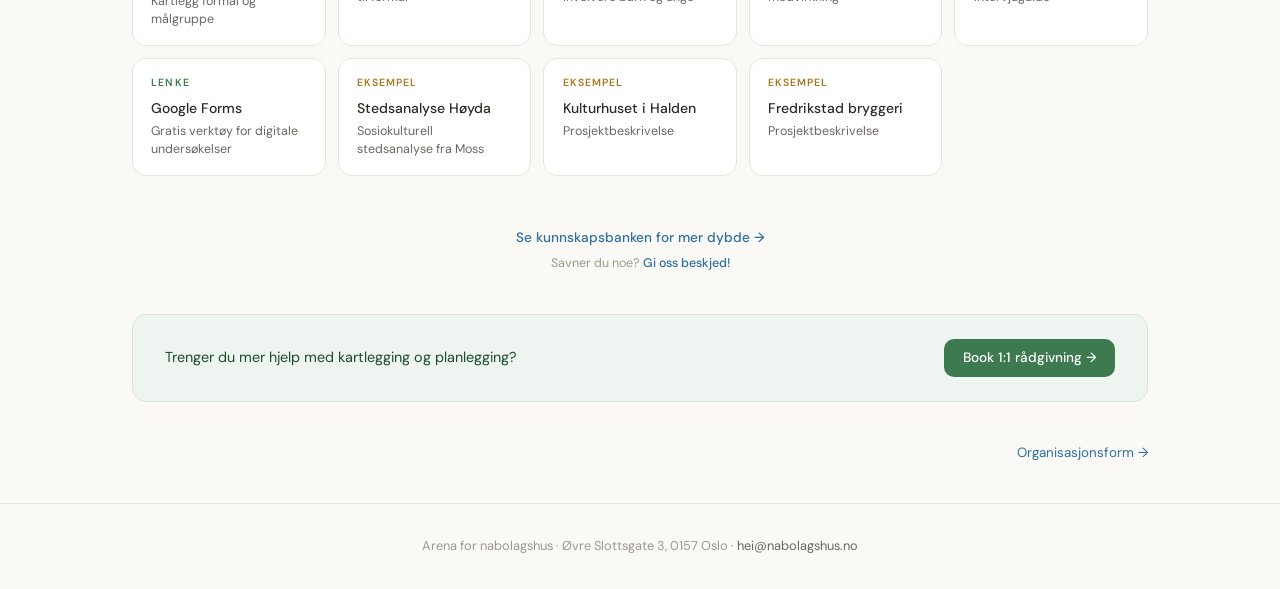
<file: kartlegging.html>
<!DOCTYPE html>
<html lang="no">
<head>
<meta charset="UTF-8">
<meta name="viewport" content="width=device-width, initial-scale=1.0">
<title>Kartlegging og planlegging — Verktøykasse — Arena for nabolagshus</title>
<link rel="preconnect" href="https://fonts.googleapis.com">
<link href="https://fonts.googleapis.com/css2?family=DM+Sans:ital,opsz,wght@0,9..40,300;0,9..40,400;0,9..40,500;0,9..40,600&family=Fraunces:ital,opsz,wght@0,9..144,300;0,9..144,400;0,9..144,500;0,9..144,600;1,9..144,400&display=swap" rel="stylesheet">
<link rel="stylesheet" href="style.css">
</head>
<body><nav class="nav"><div class="nav-inner">
<a href="index.html" class="nav-logo">Arena for nabolagshus</a>
<div class="nav-links">
<a href="index.html" >Hjem</a>
<a href="verktoykasse.html" class="active">Verktøykasse</a>
<a href="samlinger.html" >Samlinger</a>
<a href="radgivning.html" >Rådgivning</a>
<a href="inspirasjon.html" >Inspirasjon</a>
</div></div></nav><div class="breadcrumb"><a href="verktoykasse.html">Verktøykasse</a><span>&rsaquo;</span>Fase 1: Starte opp<span>&rsaquo;</span>Kartlegging og planlegging</div><header class="page-hero">
  <div class="page-hero-text">
    <span class="phase-badge p1">Fase 1 &middot; Starte opp</span>
    <h1>Kartlegging og planlegging</h1>
    <p class="intro">Før du setter i gang med nabolagshus-prosjektet ditt, er det viktig å finne ut hva nabolaget og nærmiljøet ditt trenger. Det handler ikke bare om hva du har lyst til å lage — men hva som faktisk mangler eller ønskes i området.</p>
  </div>
  <div class="hero-visual p1"><svg width="60" height="60" viewBox="0 0 24 24" fill="none" stroke="currentColor" stroke-width="1.2" stroke-linecap="round" opacity=".4"><circle cx="11" cy="11" r="8"/><line x1="21" y1="21" x2="16.65" y2="16.65"/></svg></div>
</header><main class="content"><section class="steps-section"><h2 class="section-label">Steg for steg</h2><div class="step">
      <div class="step-line"><div class="step-dot p1">1</div><div class="step-connector p1"></div></div>
      <div class="step-body"><h3>Kartlegg formål og målgruppe</h3><p>Bruk grunnleggende spørsmål for å definere hvem huset skal være for og hva det skal oppnå.</p><a href="https://docs.google.com/document/d/1YPe5o9t6bFtwjq0XBcQbekfy-1mNkc3P-_ifQMwFVQM/edit" class="tool-link" target="_blank"><svg viewBox="0 0 24 24" fill="none" stroke="currentColor" stroke-width="2" stroke-linecap="round" style="width:14px;height:14px"><path d="M14 2H6a2 2 0 00-2 2v16a2 2 0 002 2h12a2 2 0 002-2V8z"/><polyline points="14,2 14,8 20,8"/></svg>Grunnleggende spørsmål</a></div>
    </div><div class="step">
      <div class="step-line"><div class="step-dot p1">2</div><div class="step-connector p1"></div></div>
      <div class="step-body"><h3>Kartlegg behov</h3><p>Kommunens eller bydelens nettside er et bra sted å starte — finnes det en sosiokulturell stedsanalyse? Eller kall inn til et åpent møte i lokalmiljøet.</p></div>
    </div><div class="step">
      <div class="step-line"><div class="step-dot p1">3</div><div class="step-connector p1"></div></div>
      <div class="step-body"><h3>Endringsteori og hypotese</h3><p>Se på hva dere allerede vet, og formuler spørsmål dere vil ha svar på. Ha gjerne teorier dere vil teste ut, f.eks. &laquo;Det er for få tilbud til eldre på dagtid i vårt lokalmiljø&raquo;.</p><a href="https://docs.google.com/document/d/10H-PAwYJrNzkMBSN0APXB3z9DrpAwPQKRRzgNSeWhY8/edit" class="tool-link" target="_blank"><svg viewBox="0 0 24 24" fill="none" stroke="currentColor" stroke-width="2" stroke-linecap="round" style="width:14px;height:14px"><path d="M14 2H6a2 2 0 00-2 2v16a2 2 0 002 2h12a2 2 0 002-2V8z"/><polyline points="14,2 14,8 20,8"/></svg>Fremtidsøvelsen</a></div>
    </div><div class="step">
      <div class="step-line"><div class="step-dot p1">4</div><div class="step-connector p1"></div></div>
      <div class="step-body"><h3>Undersøk</h3><p>Ta en prat med nøkkelpersoner, lag digitale spørreundersøkelser (f.eks. Google Forms), og gjennomfør intervjuer med ulike personer i nabolaget.</p><a href="https://prosperastiftelsen.no/verktoy/slik-lager-du-en-intervjuguide/" class="tool-link" target="_blank"><svg viewBox="0 0 24 24" fill="none" stroke="currentColor" stroke-width="2" stroke-linecap="round" style="width:14px;height:14px"><path d="M14 2H6a2 2 0 00-2 2v16a2 2 0 002 2h12a2 2 0 002-2V8z"/><polyline points="14,2 14,8 20,8"/></svg>Guide til intervjumal</a></div>
    </div><div class="step">
      <div class="step-line"><div class="step-dot p1">5</div><div class="step-connector p1"></div></div>
      <div class="step-body"><h3>Teste</h3><p>Test aktiviteter og innhold. Det er ofte et gap mellom det folk sier de vil ha, og det de faktisk velger å delta på. Å teste ulike aktiviteter før dere bestemmer retning er veldig lurt.</p></div>
    </div></section><section class="examples-section"><h2 class="section-label">Eksempel: Biermannsgården</h2><p class="examples-subtitle">Hvordan et fredet nabolagshus kartla behov for barn og unge</p><div class="example-card"><h3>Biermannsgården, Oslo</h3><p>De Biermannske Legater har vedtektsfestet at gården skal være til nytte for barn og unge. De startet med å undersøke hvilken aldersgruppe som hadde størst behov gjennom bydelsundersøkelser og samtaler. Slik fant de at det manglet tilbud for barn mellom 10–15 år. Endringsteorien ble testet med aktiviteter og programmer, noe som ga godt grunnlag for å søke ny finansiering.</p><a href="#" class="example-tag" target="_blank">Se rapport &rarr;</a></div></section><section class="resources-section"><h2 class="section-label">Maler og ressurser</h2><div class="res-grid"><a href="https://docs.google.com/document/d/1YPe5o9t6bFtwjq0XBcQbekfy-1mNkc3P-_ifQMwFVQM/edit" class="res-card" target="_blank"><div class="res-type mal">Mal</div><div class="res-title">Grunnleggende spørsmål</div><div class="res-desc">Kartlegg formål og målgruppe</div></a><a href="https://docs.google.com/document/d/10H-PAwYJrNzkMBSN0APXB3z9DrpAwPQKRRzgNSeWhY8/edit" class="res-card" target="_blank"><div class="res-type mal">Mal</div><div class="res-title">Fremtidsøvelsen</div><div class="res-desc">Øvelse for å komme fram til formål</div></a><a href="https://www.barnetrakk.no/" class="res-card" target="_blank"><div class="res-type verktoy">Verktøy</div><div class="res-title">Barnetråkk</div><div class="res-desc">DOGA-verktøy for å involvere barn og unge</div></a><a href="https://doga.no/verktoy/medvirkning/" class="res-card" target="_blank"><div class="res-type verktoy">Verktøy</div><div class="res-title">DOGA medvirkning</div><div class="res-desc">Ulike verktøy for innsikt og medvirkning</div></a><a href="https://prosperastiftelsen.no/verktoy/slik-lager-du-en-intervjuguide/" class="res-card" target="_blank"><div class="res-type lenke">Lenke</div><div class="res-title">Guide til intervjumal</div><div class="res-desc">Prospera — lag en god intervjuguide</div></a><a href="https://workspace.google.com/intl/no_no/products/forms/" class="res-card" target="_blank"><div class="res-type lenke">Lenke</div><div class="res-title">Google Forms</div><div class="res-desc">Gratis verktøy for digitale undersøkelser</div></a><a href="https://drive.google.com/file/d/11MwSNsvGBnZrU1myNXvb7AyPH7zSwQJs/view" class="res-card" target="_blank"><div class="res-type eksempel">Eksempel</div><div class="res-title">Stedsanalyse Høyda</div><div class="res-desc">Sosiokulturell stedsanalyse fra Moss</div></a><a href="https://docs.google.com/presentation/d/1Za9w9qaXq15inPs4G-L68-NFJYjPpLVh/edit" class="res-card" target="_blank"><div class="res-type eksempel">Eksempel</div><div class="res-title">Kulturhuset i Halden</div><div class="res-desc">Prosjektbeskrivelse</div></a><a href="https://docs.google.com/document/d/1w6DBLuSqlgRN3ns0mEuTGAIHXTdGxAZo/edit" class="res-card" target="_blank"><div class="res-type eksempel">Eksempel</div><div class="res-title">Fredrikstad bryggeri</div><div class="res-desc">Prosjektbeskrivelse</div></a></div></section><div class="kb-link"><a href="https://drive.google.com/drive/folders/1Lgwq6olN-NRkIWi7MoF7rnewfltcwcI9" target="_blank">Se kunnskapsbanken for mer dybde &rarr;</a><span class="sub">Savner du noe? <a href="mailto:guro@socentral.no?subject=Ønsker for verktøykassen">Gi oss beskjed!</a></span></div><div class="cta-bottom"><p>Trenger du mer hjelp med kartlegging og planlegging?</p><a href="radgivning.html">Book 1:1 rådgivning &rarr;</a></div><nav class="page-nav"><span></span><a href="organisasjonsform.html">Organisasjonsform &rarr;</a></nav></main><footer class="footer"><p>Arena for nabolagshus &middot; Øvre Slottsgate 3, 0157 Oslo &middot; <a href="mailto:hei@nabolagshus.no">hei@nabolagshus.no</a></p></footer></body></html>
</file>
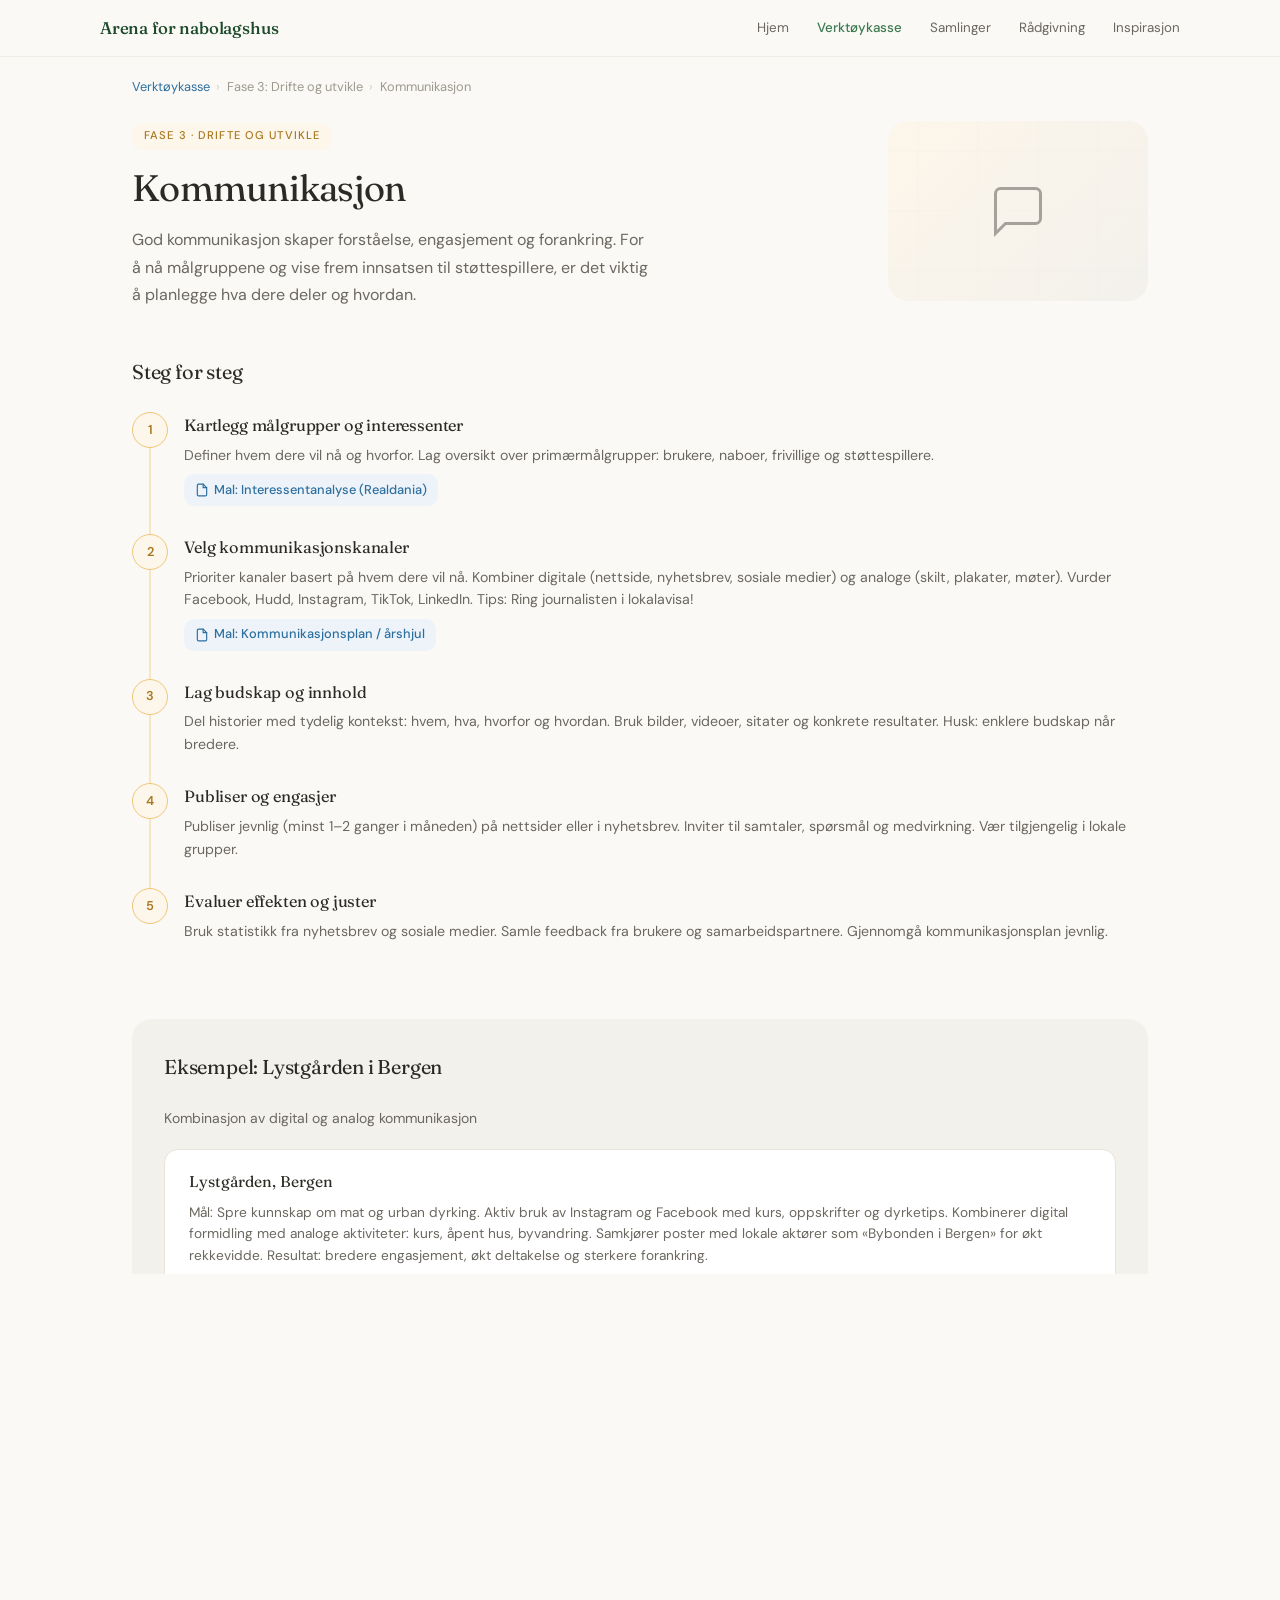
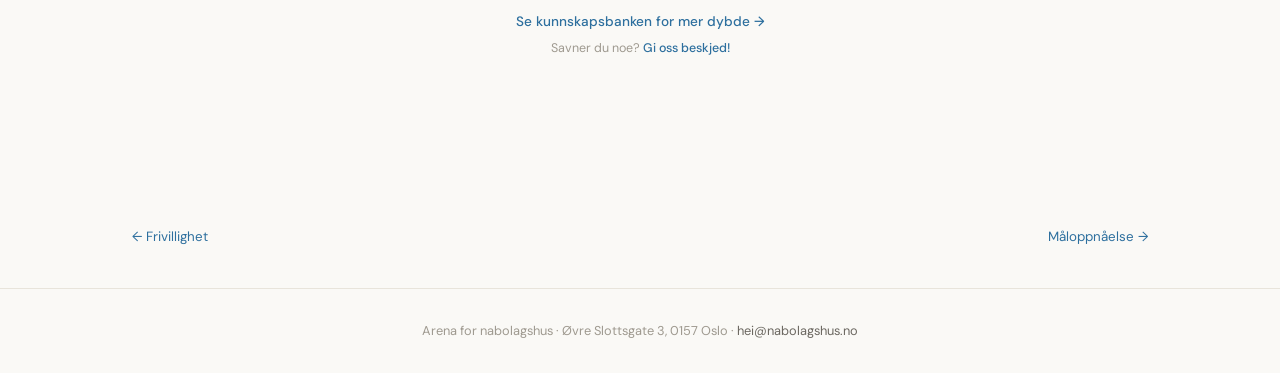
<file: kommunikasjon.html>
<!DOCTYPE html>
<html lang="no">
<head>
<meta charset="UTF-8">
<meta name="viewport" content="width=device-width, initial-scale=1.0">
<title>Kommunikasjon — Verktøykasse — Arena for nabolagshus</title>
<link rel="preconnect" href="https://fonts.googleapis.com">
<link href="https://fonts.googleapis.com/css2?family=DM+Sans:ital,opsz,wght@0,9..40,300;0,9..40,400;0,9..40,500;0,9..40,600&family=Fraunces:ital,opsz,wght@0,9..144,300;0,9..144,400;0,9..144,500;0,9..144,600;1,9..144,400&display=swap" rel="stylesheet">
<link rel="stylesheet" href="style.css">
</head>
<body><nav class="nav"><div class="nav-inner">
<a href="index.html" class="nav-logo">Arena for nabolagshus</a>
<div class="nav-links">
<a href="index.html" >Hjem</a>
<a href="verktoykasse.html" class="active">Verktøykasse</a>
<a href="samlinger.html" >Samlinger</a>
<a href="radgivning.html" >Rådgivning</a>
<a href="inspirasjon.html" >Inspirasjon</a>
</div></div></nav><div class="breadcrumb"><a href="verktoykasse.html">Verktøykasse</a><span>&rsaquo;</span>Fase 3: Drifte og utvikle<span>&rsaquo;</span>Kommunikasjon</div><header class="page-hero">
  <div class="page-hero-text">
    <span class="phase-badge p3">Fase 3 &middot; Drifte og utvikle</span>
    <h1>Kommunikasjon</h1>
    <p class="intro">God kommunikasjon skaper forståelse, engasjement og forankring. For å nå målgruppene og vise frem innsatsen til støttespillere, er det viktig å planlegge hva dere deler og hvordan.</p>
  </div>
  <div class="hero-visual p3"><svg width="60" height="60" viewBox="0 0 24 24" fill="none" stroke="currentColor" stroke-width="1.2" stroke-linecap="round" opacity=".4"><path d="M21 15a2 2 0 01-2 2H7l-4 4V5a2 2 0 012-2h14a2 2 0 012 2z"/></svg></div>
</header><main class="content"><section class="steps-section"><h2 class="section-label">Steg for steg</h2><div class="step">
      <div class="step-line"><div class="step-dot p3">1</div><div class="step-connector p3"></div></div>
      <div class="step-body"><h3>Kartlegg målgrupper og interessenter</h3><p>Definer hvem dere vil nå og hvorfor. Lag oversikt over primærmålgrupper: brukere, naboer, frivillige og støttespillere.</p><a href="https://realdania.dk/-/media/realdaniadk/publikationer/haandbog-i-projektudvikling/forankring-og-samarbejde/skabelon_interessentanalyse.pdf" class="tool-link" target="_blank"><svg viewBox="0 0 24 24" fill="none" stroke="currentColor" stroke-width="2" stroke-linecap="round" style="width:14px;height:14px"><path d="M14 2H6a2 2 0 00-2 2v16a2 2 0 002 2h12a2 2 0 002-2V8z"/><polyline points="14,2 14,8 20,8"/></svg>Mal: Interessentanalyse (Realdania)</a></div>
    </div><div class="step">
      <div class="step-line"><div class="step-dot p3">2</div><div class="step-connector p3"></div></div>
      <div class="step-body"><h3>Velg kommunikasjonskanaler</h3><p>Prioriter kanaler basert på hvem dere vil nå. Kombiner digitale (nettside, nyhetsbrev, sosiale medier) og analoge (skilt, plakater, møter). Vurder Facebook, Hudd, Instagram, TikTok, LinkedIn. Tips: Ring journalisten i lokalavisa!</p><a href="https://docs.google.com/document/d/1HE63sNIyym9olRwEpY_IdcRl_GkF6HBCuoRc9qrLf7k/edit" class="tool-link" target="_blank"><svg viewBox="0 0 24 24" fill="none" stroke="currentColor" stroke-width="2" stroke-linecap="round" style="width:14px;height:14px"><path d="M14 2H6a2 2 0 00-2 2v16a2 2 0 002 2h12a2 2 0 002-2V8z"/><polyline points="14,2 14,8 20,8"/></svg>Mal: Kommunikasjonsplan / årshjul</a></div>
    </div><div class="step">
      <div class="step-line"><div class="step-dot p3">3</div><div class="step-connector p3"></div></div>
      <div class="step-body"><h3>Lag budskap og innhold</h3><p>Del historier med tydelig kontekst: hvem, hva, hvorfor og hvordan. Bruk bilder, videoer, sitater og konkrete resultater. Husk: enklere budskap når bredere.</p></div>
    </div><div class="step">
      <div class="step-line"><div class="step-dot p3">4</div><div class="step-connector p3"></div></div>
      <div class="step-body"><h3>Publiser og engasjer</h3><p>Publiser jevnlig (minst 1–2 ganger i måneden) på nettsider eller i nyhetsbrev. Inviter til samtaler, spørsmål og medvirkning. Vær tilgjengelig i lokale grupper.</p></div>
    </div><div class="step">
      <div class="step-line"><div class="step-dot p3">5</div><div class="step-connector p3"></div></div>
      <div class="step-body"><h3>Evaluer effekten og juster</h3><p>Bruk statistikk fra nyhetsbrev og sosiale medier. Samle feedback fra brukere og samarbeidspartnere. Gjennomgå kommunikasjonsplan jevnlig.</p></div>
    </div></section><section class="examples-section"><h2 class="section-label">Eksempel: Lystgården i Bergen</h2><p class="examples-subtitle">Kombinasjon av digital og analog kommunikasjon</p><div class="example-card"><h3>Lystgården, Bergen</h3><p>Mål: Spre kunnskap om mat og urban dyrking. Aktiv bruk av Instagram og Facebook med kurs, oppskrifter og dyrketips. Kombinerer digital formidling med analoge aktiviteter: kurs, åpent hus, byvandring. Samkjører poster med lokale aktører som «Bybonden i Bergen» for økt rekkevidde. Resultat: bredere engasjement, økt deltakelse og sterkere forankring.</p></div></section><section class="resources-section"><h2 class="section-label">Ressurser</h2><div class="res-grid"><a href="https://docs.google.com/document/d/1HE63sNIyym9olRwEpY_IdcRl_GkF6HBCuoRc9qrLf7k/edit" class="res-card" target="_blank"><div class="res-type mal">Mal</div><div class="res-title">Kommunikasjonsplan</div><div class="res-desc">Mal for kommunikasjonsplan / årshjul</div></a><a href="https://realdania.dk/-/media/realdaniadk/publikationer/haandbog-i-projektudvikling/forankring-og-samarbejde/skabelon_interessentanalyse.pdf" class="res-card" target="_blank"><div class="res-type mal">Mal</div><div class="res-title">Interessentanalyse</div><div class="res-desc">Realdania: kartlegg interessenter</div></a><a href="https://prosperastiftelsen.no/verktoy/slik-bruker-du-sosiale-medier-effektivt" class="res-card" target="_blank"><div class="res-type lenke">Lenke</div><div class="res-title">Sosiale medier-tips</div><div class="res-desc">Prospera: bruk SoMe effektivt</div></a></div></section><div class="kb-link"><a href="https://drive.google.com/drive/folders/1Lgwq6olN-NRkIWi7MoF7rnewfltcwcI9" target="_blank">Se kunnskapsbanken for mer dybde &rarr;</a><span class="sub">Savner du noe? <a href="mailto:guro@socentral.no?subject=Ønsker for verktøykassen">Gi oss beskjed!</a></span></div><div class="cta-bottom"><p>Trenger du mer hjelp med kommunikasjon?</p><a href="radgivning.html">Book 1:1 rådgivning &rarr;</a></div><nav class="page-nav"><a href="frivillighet.html">&larr; Frivillighet</a><a href="maloppnaaelse.html">Måloppnåelse &rarr;</a></nav></main><footer class="footer"><p>Arena for nabolagshus &middot; Øvre Slottsgate 3, 0157 Oslo &middot; <a href="mailto:hei@nabolagshus.no">hei@nabolagshus.no</a></p></footer></body></html>
</file>
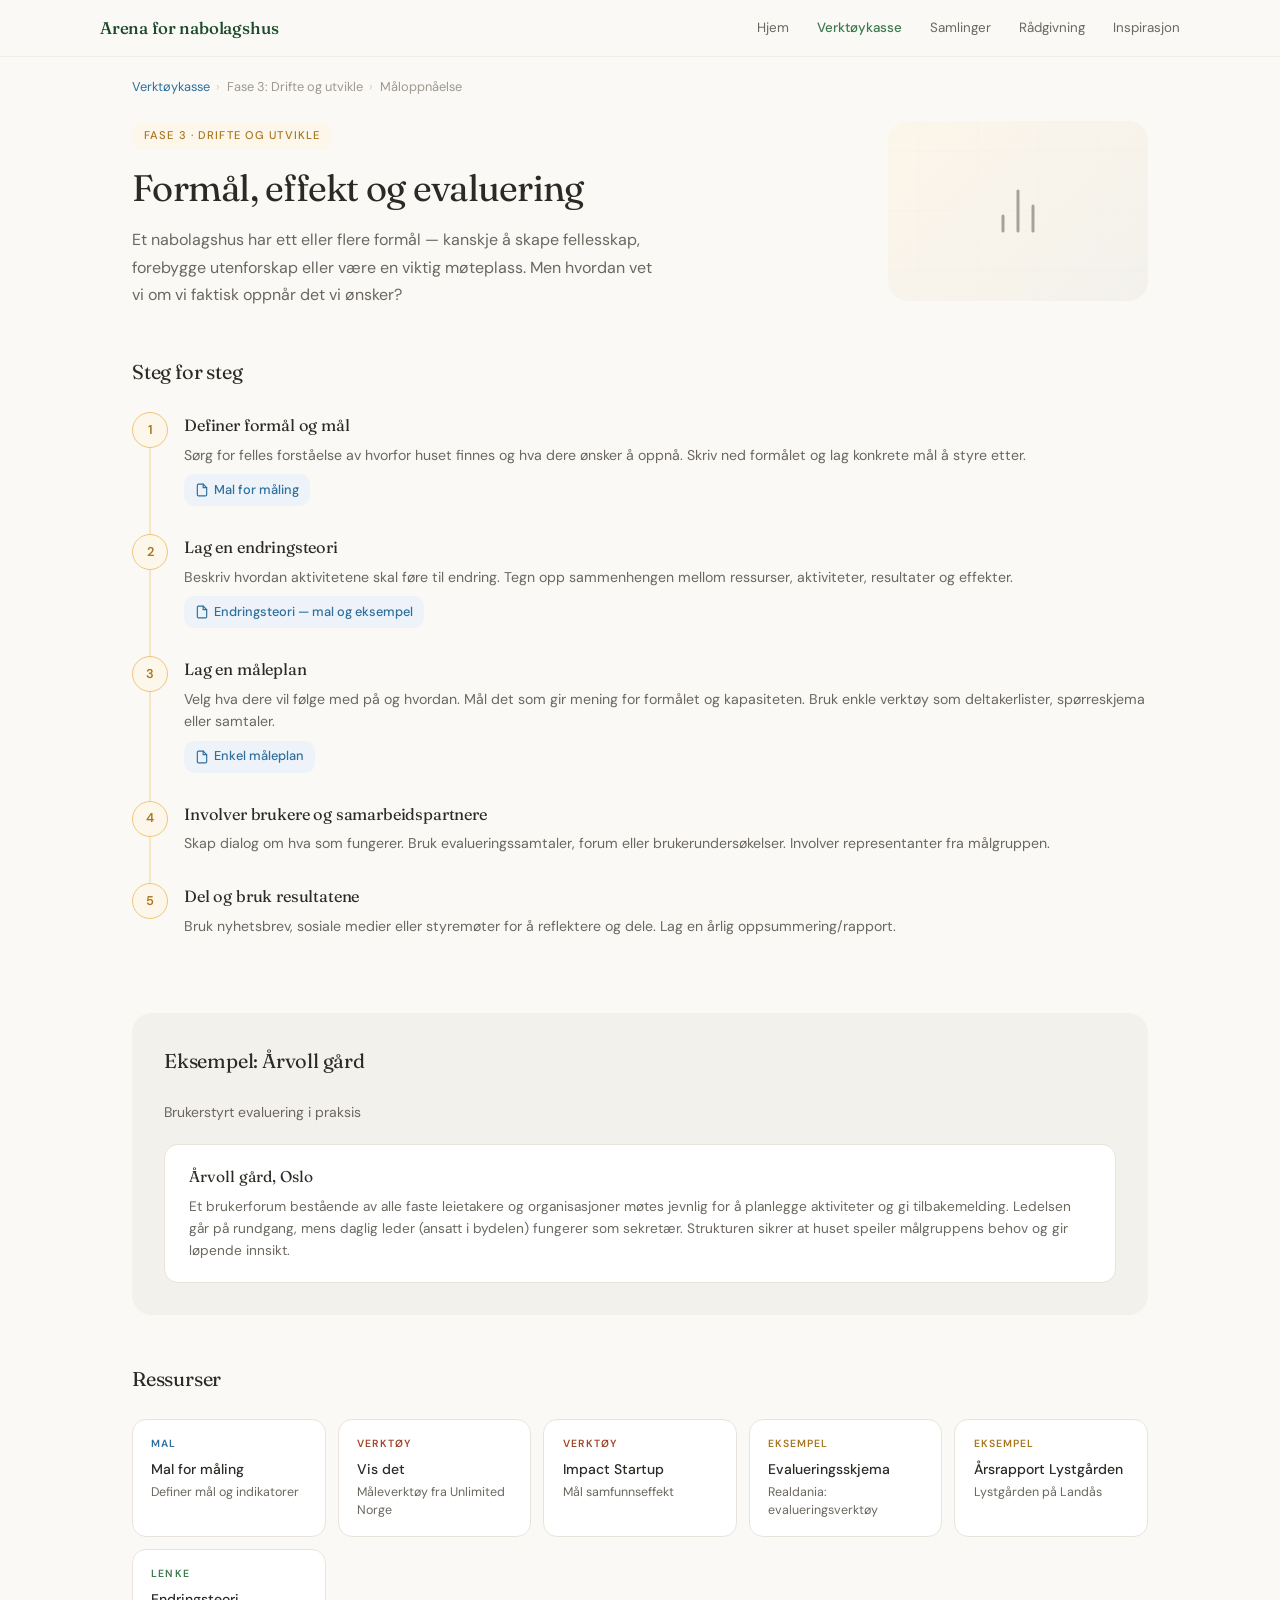
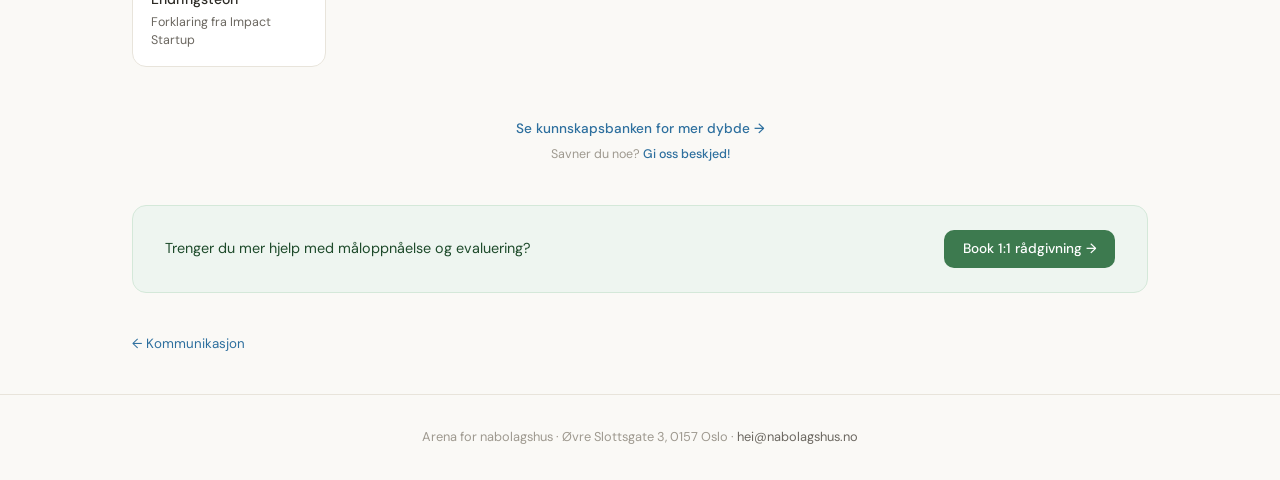
<file: maloppnaaelse.html>
<!DOCTYPE html>
<html lang="no">
<head>
<meta charset="UTF-8">
<meta name="viewport" content="width=device-width, initial-scale=1.0">
<title>Måloppnåelse — Verktøykasse — Arena for nabolagshus</title>
<link rel="preconnect" href="https://fonts.googleapis.com">
<link href="https://fonts.googleapis.com/css2?family=DM+Sans:ital,opsz,wght@0,9..40,300;0,9..40,400;0,9..40,500;0,9..40,600&family=Fraunces:ital,opsz,wght@0,9..144,300;0,9..144,400;0,9..144,500;0,9..144,600;1,9..144,400&display=swap" rel="stylesheet">
<link rel="stylesheet" href="style.css">
</head>
<body><nav class="nav"><div class="nav-inner">
<a href="index.html" class="nav-logo">Arena for nabolagshus</a>
<div class="nav-links">
<a href="index.html" >Hjem</a>
<a href="verktoykasse.html" class="active">Verktøykasse</a>
<a href="samlinger.html" >Samlinger</a>
<a href="radgivning.html" >Rådgivning</a>
<a href="inspirasjon.html" >Inspirasjon</a>
</div></div></nav><div class="breadcrumb"><a href="verktoykasse.html">Verktøykasse</a><span>&rsaquo;</span>Fase 3: Drifte og utvikle<span>&rsaquo;</span>Måloppnåelse</div><header class="page-hero">
  <div class="page-hero-text">
    <span class="phase-badge p3">Fase 3 &middot; Drifte og utvikle</span>
    <h1>Formål, effekt og evaluering</h1>
    <p class="intro">Et nabolagshus har ett eller flere formål — kanskje å skape fellesskap, forebygge utenforskap eller være en viktig møteplass. Men hvordan vet vi om vi faktisk oppnår det vi ønsker?</p>
  </div>
  <div class="hero-visual p3"><svg width="60" height="60" viewBox="0 0 24 24" fill="none" stroke="currentColor" stroke-width="1.2" stroke-linecap="round" opacity=".4"><line x1="18" y1="20" x2="18" y2="10"/><line x1="12" y1="20" x2="12" y2="4"/><line x1="6" y1="20" x2="6" y2="14"/></svg></div>
</header><main class="content"><section class="steps-section"><h2 class="section-label">Steg for steg</h2><div class="step">
      <div class="step-line"><div class="step-dot p3">1</div><div class="step-connector p3"></div></div>
      <div class="step-body"><h3>Definer formål og mål</h3><p>Sørg for felles forståelse av hvorfor huset finnes og hva dere ønsker å oppnå. Skriv ned formålet og lag konkrete mål å styre etter.</p><a href="https://docs.google.com/document/d/1yTDv--NKzGawld4ZrETJgQNsCJi9uJYyL16O_YQGAHw/edit" class="tool-link" target="_blank"><svg viewBox="0 0 24 24" fill="none" stroke="currentColor" stroke-width="2" stroke-linecap="round" style="width:14px;height:14px"><path d="M14 2H6a2 2 0 00-2 2v16a2 2 0 002 2h12a2 2 0 002-2V8z"/><polyline points="14,2 14,8 20,8"/></svg>Mal for måling</a></div>
    </div><div class="step">
      <div class="step-line"><div class="step-dot p3">2</div><div class="step-connector p3"></div></div>
      <div class="step-body"><h3>Lag en endringsteori</h3><p>Beskriv hvordan aktivitetene skal føre til endring. Tegn opp sammenhengen mellom ressurser, aktiviteter, resultater og effekter.</p><a href="https://www.visdet.no/Main/MapHome" class="tool-link" target="_blank"><svg viewBox="0 0 24 24" fill="none" stroke="currentColor" stroke-width="2" stroke-linecap="round" style="width:14px;height:14px"><path d="M14 2H6a2 2 0 00-2 2v16a2 2 0 002 2h12a2 2 0 002-2V8z"/><polyline points="14,2 14,8 20,8"/></svg>Endringsteori — mal og eksempel</a></div>
    </div><div class="step">
      <div class="step-line"><div class="step-dot p3">3</div><div class="step-connector p3"></div></div>
      <div class="step-body"><h3>Lag en måleplan</h3><p>Velg hva dere vil følge med på og hvordan. Mål det som gir mening for formålet og kapasiteten. Bruk enkle verktøy som deltakerlister, spørreskjema eller samtaler.</p><a href="https://www.visdet.no/Main/TrackHome" class="tool-link" target="_blank"><svg viewBox="0 0 24 24" fill="none" stroke="currentColor" stroke-width="2" stroke-linecap="round" style="width:14px;height:14px"><path d="M14 2H6a2 2 0 00-2 2v16a2 2 0 002 2h12a2 2 0 002-2V8z"/><polyline points="14,2 14,8 20,8"/></svg>Enkel måleplan</a></div>
    </div><div class="step">
      <div class="step-line"><div class="step-dot p3">4</div><div class="step-connector p3"></div></div>
      <div class="step-body"><h3>Involver brukere og samarbeidspartnere</h3><p>Skap dialog om hva som fungerer. Bruk evalueringssamtaler, forum eller brukerundersøkelser. Involver representanter fra målgruppen.</p></div>
    </div><div class="step">
      <div class="step-line"><div class="step-dot p3">5</div><div class="step-connector p3"></div></div>
      <div class="step-body"><h3>Del og bruk resultatene</h3><p>Bruk nyhetsbrev, sosiale medier eller styremøter for å reflektere og dele. Lag en årlig oppsummering/rapport.</p></div>
    </div></section><section class="examples-section"><h2 class="section-label">Eksempel: Årvoll gård</h2><p class="examples-subtitle">Brukerstyrt evaluering i praksis</p><div class="example-card"><h3>Årvoll gård, Oslo</h3><p>Et brukerforum bestående av alle faste leietakere og organisasjoner møtes jevnlig for å planlegge aktiviteter og gi tilbakemelding. Ledelsen går på rundgang, mens daglig leder (ansatt i bydelen) fungerer som sekretær. Strukturen sikrer at huset speiler målgruppens behov og gir løpende innsikt.</p></div></section><section class="resources-section"><h2 class="section-label">Ressurser</h2><div class="res-grid"><a href="https://docs.google.com/document/d/1yTDv--NKzGawld4ZrETJgQNsCJi9uJYyL16O_YQGAHw/edit" class="res-card" target="_blank"><div class="res-type mal">Mal</div><div class="res-title">Mal for måling</div><div class="res-desc">Definer mål og indikatorer</div></a><a href="https://www.unlimitednorge.no/visdet" class="res-card" target="_blank"><div class="res-type verktoy">Verktøy</div><div class="res-title">Vis det</div><div class="res-desc">Måleverktøy fra Unlimited Norge</div></a><a href="https://impactstartup.co/mal-samfunnseffekt" class="res-card" target="_blank"><div class="res-type verktoy">Verktøy</div><div class="res-title">Impact Startup</div><div class="res-desc">Mål samfunnseffekt</div></a><a href="https://drive.google.com/file/d/1IjtG7iTYMdeUhJfTq204b4uG0dh5Ooe0/view" class="res-card" target="_blank"><div class="res-type eksempel">Eksempel</div><div class="res-title">Evalueringsskjema</div><div class="res-desc">Realdania: evalueringsverktøy</div></a><a href="https://drive.google.com/file/d/1gCl-1MwaEGWq_Mso-l4yy9Yls-Y-x_an/view" class="res-card" target="_blank"><div class="res-type eksempel">Eksempel</div><div class="res-title">Årsrapport Lystgården</div><div class="res-desc">Lystgården på Landås</div></a><a href="https://www.studio.impactstartup.no/artikkel/endringsteori" class="res-card" target="_blank"><div class="res-type lenke">Lenke</div><div class="res-title">Endringsteori</div><div class="res-desc">Forklaring fra Impact Startup</div></a></div></section><div class="kb-link"><a href="https://drive.google.com/drive/folders/1Lgwq6olN-NRkIWi7MoF7rnewfltcwcI9" target="_blank">Se kunnskapsbanken for mer dybde &rarr;</a><span class="sub">Savner du noe? <a href="mailto:guro@socentral.no?subject=Ønsker for verktøykassen">Gi oss beskjed!</a></span></div><div class="cta-bottom"><p>Trenger du mer hjelp med måloppnåelse og evaluering?</p><a href="radgivning.html">Book 1:1 rådgivning &rarr;</a></div><nav class="page-nav"><a href="kommunikasjon.html">&larr; Kommunikasjon</a><span></span></nav></main><footer class="footer"><p>Arena for nabolagshus &middot; Øvre Slottsgate 3, 0157 Oslo &middot; <a href="mailto:hei@nabolagshus.no">hei@nabolagshus.no</a></p></footer></body></html>
</file>
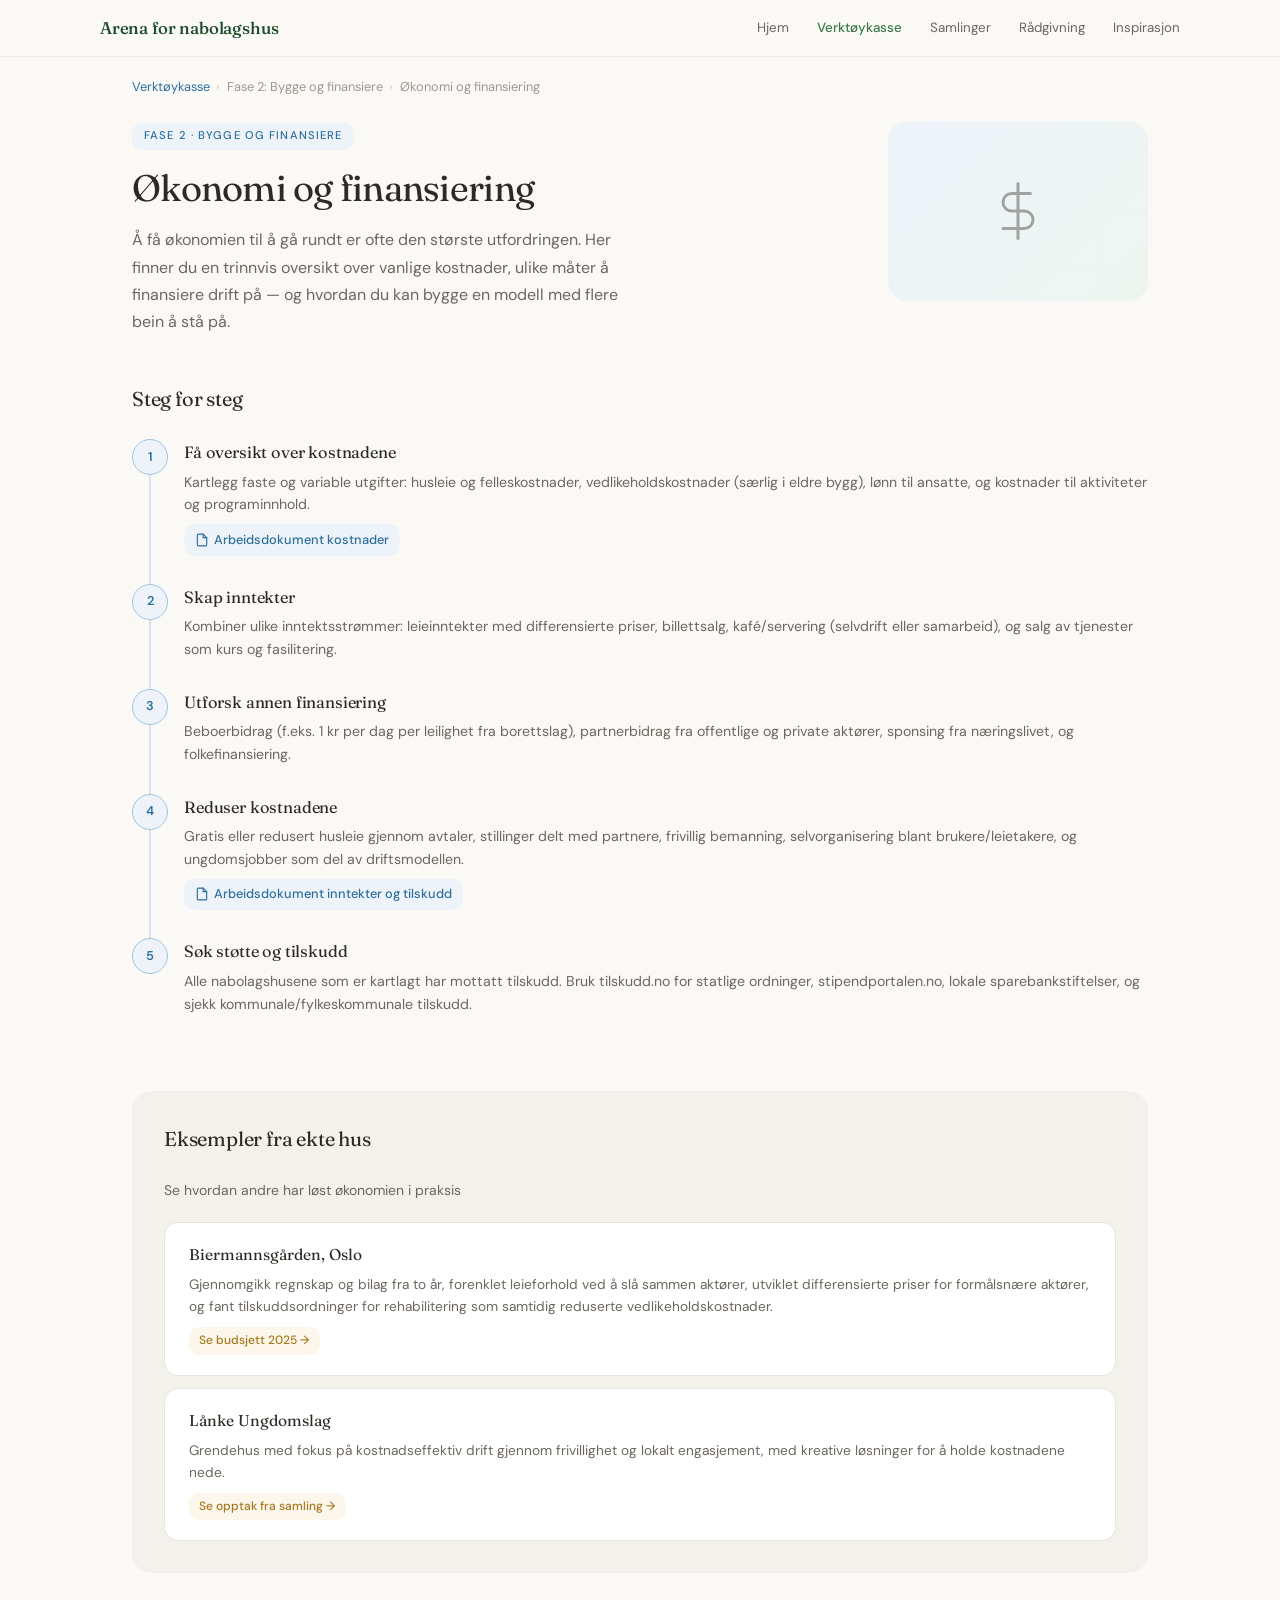
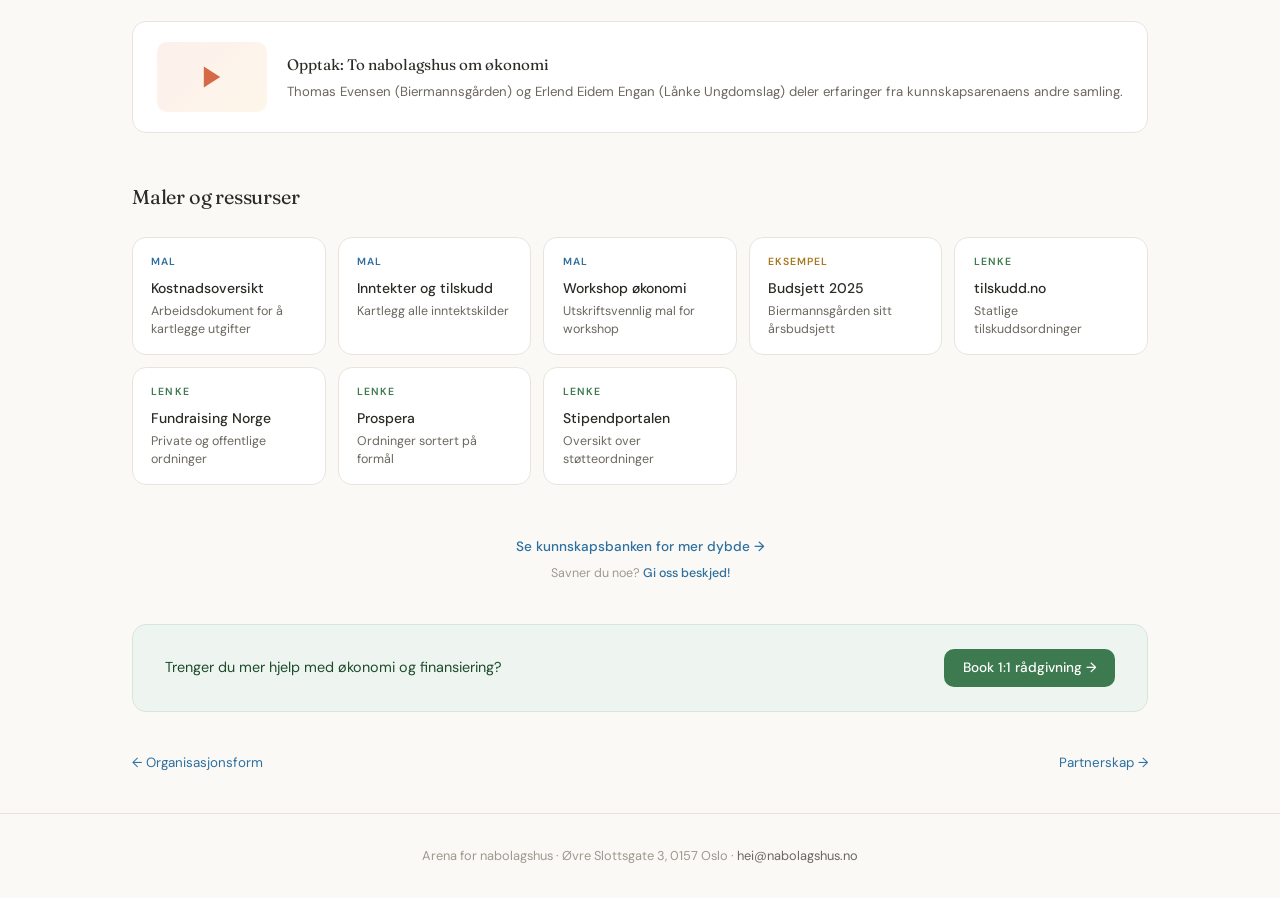
<file: okonomi.html>
<!DOCTYPE html>
<html lang="no">
<head>
<meta charset="UTF-8">
<meta name="viewport" content="width=device-width, initial-scale=1.0">
<title>Økonomi og finansiering — Verktøykasse — Arena for nabolagshus</title>
<link rel="preconnect" href="https://fonts.googleapis.com">
<link href="https://fonts.googleapis.com/css2?family=DM+Sans:ital,opsz,wght@0,9..40,300;0,9..40,400;0,9..40,500;0,9..40,600&family=Fraunces:ital,opsz,wght@0,9..144,300;0,9..144,400;0,9..144,500;0,9..144,600;1,9..144,400&display=swap" rel="stylesheet">
<link rel="stylesheet" href="style.css">
</head>
<body><nav class="nav"><div class="nav-inner">
<a href="index.html" class="nav-logo">Arena for nabolagshus</a>
<div class="nav-links">
<a href="index.html" >Hjem</a>
<a href="verktoykasse.html" class="active">Verktøykasse</a>
<a href="samlinger.html" >Samlinger</a>
<a href="radgivning.html" >Rådgivning</a>
<a href="inspirasjon.html" >Inspirasjon</a>
</div></div></nav><div class="breadcrumb"><a href="verktoykasse.html">Verktøykasse</a><span>&rsaquo;</span>Fase 2: Bygge og finansiere<span>&rsaquo;</span>Økonomi og finansiering</div><header class="page-hero">
  <div class="page-hero-text">
    <span class="phase-badge p2">Fase 2 &middot; Bygge og finansiere</span>
    <h1>Økonomi og finansiering</h1>
    <p class="intro">Å få økonomien til å gå rundt er ofte den største utfordringen. Her finner du en trinnvis oversikt over vanlige kostnader, ulike måter å finansiere drift på — og hvordan du kan bygge en modell med flere bein å stå på.</p>
  </div>
  <div class="hero-visual p2"><svg width="60" height="60" viewBox="0 0 24 24" fill="none" stroke="currentColor" stroke-width="1.2" stroke-linecap="round" opacity=".4"><line x1="12" y1="1" x2="12" y2="23"/><path d="M17 5H9.5a3.5 3.5 0 000 7h5a3.5 3.5 0 010 7H6"/></svg></div>
</header><main class="content"><section class="steps-section"><h2 class="section-label">Steg for steg</h2><div class="step">
      <div class="step-line"><div class="step-dot p2">1</div><div class="step-connector p2"></div></div>
      <div class="step-body"><h3>Få oversikt over kostnadene</h3><p>Kartlegg faste og variable utgifter: husleie og felleskostnader, vedlikeholdskostnader (særlig i eldre bygg), lønn til ansatte, og kostnader til aktiviteter og programinnhold.</p><a href="https://docs.google.com/document/d/196W8jvP4Lm0myIqnL9Eluh7EGvZ5IgnQ7GumlcoHFrk/edit" class="tool-link" target="_blank"><svg viewBox="0 0 24 24" fill="none" stroke="currentColor" stroke-width="2" stroke-linecap="round" style="width:14px;height:14px"><path d="M14 2H6a2 2 0 00-2 2v16a2 2 0 002 2h12a2 2 0 002-2V8z"/><polyline points="14,2 14,8 20,8"/></svg>Arbeidsdokument kostnader</a></div>
    </div><div class="step">
      <div class="step-line"><div class="step-dot p2">2</div><div class="step-connector p2"></div></div>
      <div class="step-body"><h3>Skap inntekter</h3><p>Kombiner ulike inntektsstrømmer: leieinntekter med differensierte priser, billettsalg, kafé/servering (selvdrift eller samarbeid), og salg av tjenester som kurs og fasilitering.</p></div>
    </div><div class="step">
      <div class="step-line"><div class="step-dot p2">3</div><div class="step-connector p2"></div></div>
      <div class="step-body"><h3>Utforsk annen finansiering</h3><p>Beboerbidrag (f.eks. 1 kr per dag per leilighet fra borettslag), partnerbidrag fra offentlige og private aktører, sponsing fra næringslivet, og folkefinansiering.</p></div>
    </div><div class="step">
      <div class="step-line"><div class="step-dot p2">4</div><div class="step-connector p2"></div></div>
      <div class="step-body"><h3>Reduser kostnadene</h3><p>Gratis eller redusert husleie gjennom avtaler, stillinger delt med partnere, frivillig bemanning, selvorganisering blant brukere/leietakere, og ungdomsjobber som del av driftsmodellen.</p><a href="https://docs.google.com/document/d/1xRs1QfN7Pv39IXk6hXxiGFKn3tQePA277X1NRDqcUtI/edit" class="tool-link" target="_blank"><svg viewBox="0 0 24 24" fill="none" stroke="currentColor" stroke-width="2" stroke-linecap="round" style="width:14px;height:14px"><path d="M14 2H6a2 2 0 00-2 2v16a2 2 0 002 2h12a2 2 0 002-2V8z"/><polyline points="14,2 14,8 20,8"/></svg>Arbeidsdokument inntekter og tilskudd</a></div>
    </div><div class="step">
      <div class="step-line"><div class="step-dot p2">5</div><div class="step-connector p2"></div></div>
      <div class="step-body"><h3>Søk støtte og tilskudd</h3><p>Alle nabolagshusene som er kartlagt har mottatt tilskudd. Bruk tilskudd.no for statlige ordninger, stipendportalen.no, lokale sparebankstiftelser, og sjekk kommunale/fylkeskommunale tilskudd.</p></div>
    </div></section><section class="examples-section"><h2 class="section-label">Eksempler fra ekte hus</h2><p class="examples-subtitle">Se hvordan andre har løst økonomien i praksis</p><div class="example-card"><h3>Biermannsgården, Oslo</h3><p>Gjennomgikk regnskap og bilag fra to år, forenklet leieforhold ved å slå sammen aktører, utviklet differensierte priser for formålsnære aktører, og fant tilskuddsordninger for rehabilitering som samtidig reduserte vedlikeholdskostnader.</p><a href="https://docs.google.com/spreadsheets/d/1Lgh783uLo6PBq3KsHJ5WI-oM5IXFWJcLDxEQTDlt-4A/edit" class="example-tag" target="_blank">Se budsjett 2025 &rarr;</a></div><div class="example-card"><h3>Lånke Ungdomslag</h3><p>Grendehus med fokus på kostnadseffektiv drift gjennom frivillighet og lokalt engasjement, med kreative løsninger for å holde kostnadene nede.</p><a href="https://www.youtube.com/watch?v=-i8fD9dOPSs" class="example-tag" target="_blank">Se opptak fra samling &rarr;</a></div></section><a href="https://www.youtube.com/watch?v=-i8fD9dOPSs" class="video-section" target="_blank">
  <div class="video-thumb"><svg width="28" height="28" viewBox="0 0 24 24" fill="#d46a47" stroke="none"><polygon points="5 3 19 12 5 21 5 3"/></svg></div>
  <div class="video-text"><h3>Opptak: To nabolagshus om økonomi</h3><p>Thomas Evensen (Biermannsgården) og Erlend Eidem Engan (Lånke Ungdomslag) deler erfaringer fra kunnskapsarenaens andre samling.</p></div></a><section class="resources-section"><h2 class="section-label">Maler og ressurser</h2><div class="res-grid"><a href="https://docs.google.com/document/d/196W8jvP4Lm0myIqnL9Eluh7EGvZ5IgnQ7GumlcoHFrk/edit" class="res-card" target="_blank"><div class="res-type mal">Mal</div><div class="res-title">Kostnadsoversikt</div><div class="res-desc">Arbeidsdokument for å kartlegge utgifter</div></a><a href="https://docs.google.com/document/d/1xRs1QfN7Pv39IXk6hXxiGFKn3tQePA277X1NRDqcUtI/edit" class="res-card" target="_blank"><div class="res-type mal">Mal</div><div class="res-title">Inntekter og tilskudd</div><div class="res-desc">Kartlegg alle inntektskilder</div></a><a href="https://drive.google.com/drive/u/1/folders/16X64GtQ3sKNESpMMg4NK4Xe4xiWdrTH9" class="res-card" target="_blank"><div class="res-type mal">Mal</div><div class="res-title">Workshop økonomi</div><div class="res-desc">Utskriftsvennlig mal for workshop</div></a><a href="https://docs.google.com/spreadsheets/d/1Lgh783uLo6PBq3KsHJ5WI-oM5IXFWJcLDxEQTDlt-4A/edit" class="res-card" target="_blank"><div class="res-type eksempel">Eksempel</div><div class="res-title">Budsjett 2025</div><div class="res-desc">Biermannsgården sitt årsbudsjett</div></a><a href="https://www.tilskudd.no" class="res-card" target="_blank"><div class="res-type lenke">Lenke</div><div class="res-title">tilskudd.no</div><div class="res-desc">Statlige tilskuddsordninger</div></a><a href="https://fundraisingnorge.no/wiki/sokeordninger-innen-finansiering/" class="res-card" target="_blank"><div class="res-type lenke">Lenke</div><div class="res-title">Fundraising Norge</div><div class="res-desc">Private og offentlige ordninger</div></a><a href="https://prosperastiftelsen.no" class="res-card" target="_blank"><div class="res-type lenke">Lenke</div><div class="res-title">Prospera</div><div class="res-desc">Ordninger sortert på formål</div></a><a href="https://stipendportalen.no" class="res-card" target="_blank"><div class="res-type lenke">Lenke</div><div class="res-title">Stipendportalen</div><div class="res-desc">Oversikt over støtteordninger</div></a></div></section><div class="kb-link"><a href="https://drive.google.com/drive/folders/1Lgwq6olN-NRkIWi7MoF7rnewfltcwcI9" target="_blank">Se kunnskapsbanken for mer dybde &rarr;</a><span class="sub">Savner du noe? <a href="mailto:guro@socentral.no?subject=Ønsker for verktøykassen">Gi oss beskjed!</a></span></div><div class="cta-bottom"><p>Trenger du mer hjelp med økonomi og finansiering?</p><a href="radgivning.html">Book 1:1 rådgivning &rarr;</a></div><nav class="page-nav"><a href="organisasjonsform.html">&larr; Organisasjonsform</a><a href="partnerskap.html">Partnerskap &rarr;</a></nav></main><footer class="footer"><p>Arena for nabolagshus &middot; Øvre Slottsgate 3, 0157 Oslo &middot; <a href="mailto:hei@nabolagshus.no">hei@nabolagshus.no</a></p></footer></body></html>
</file>
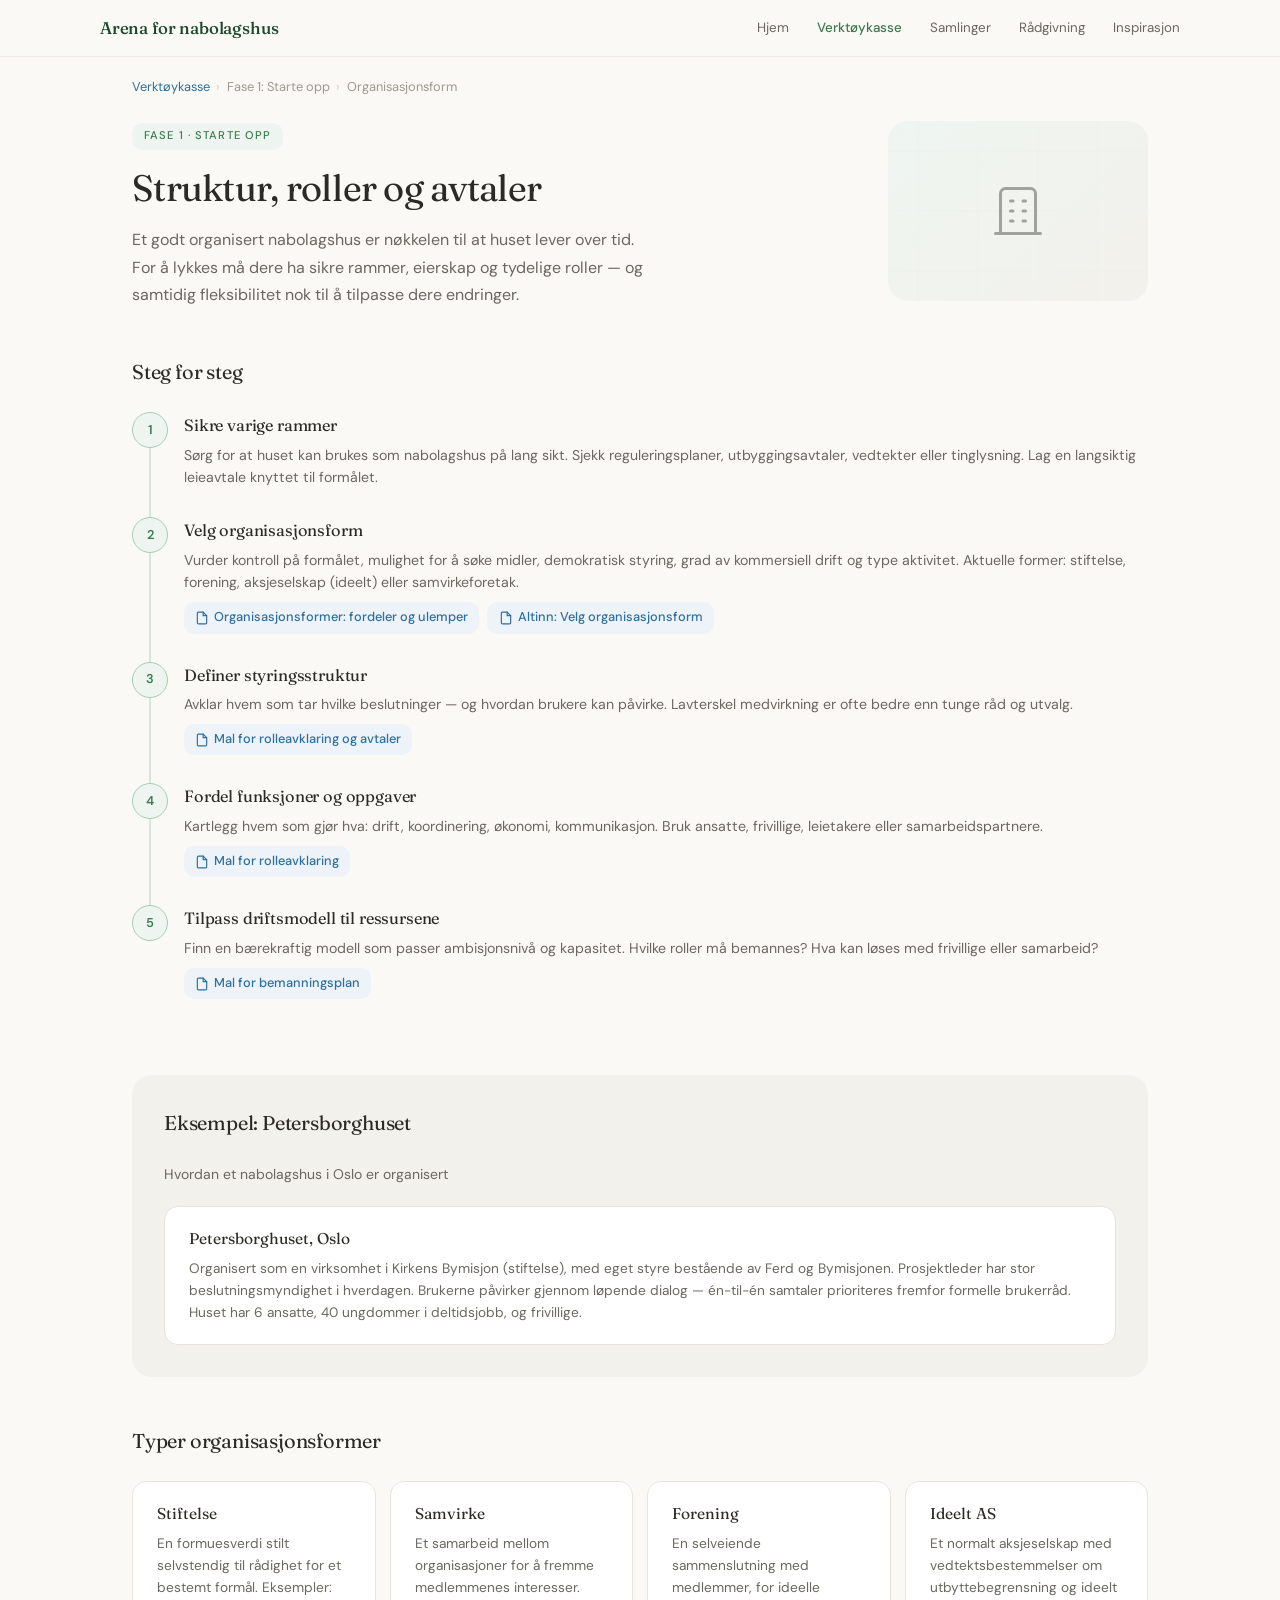
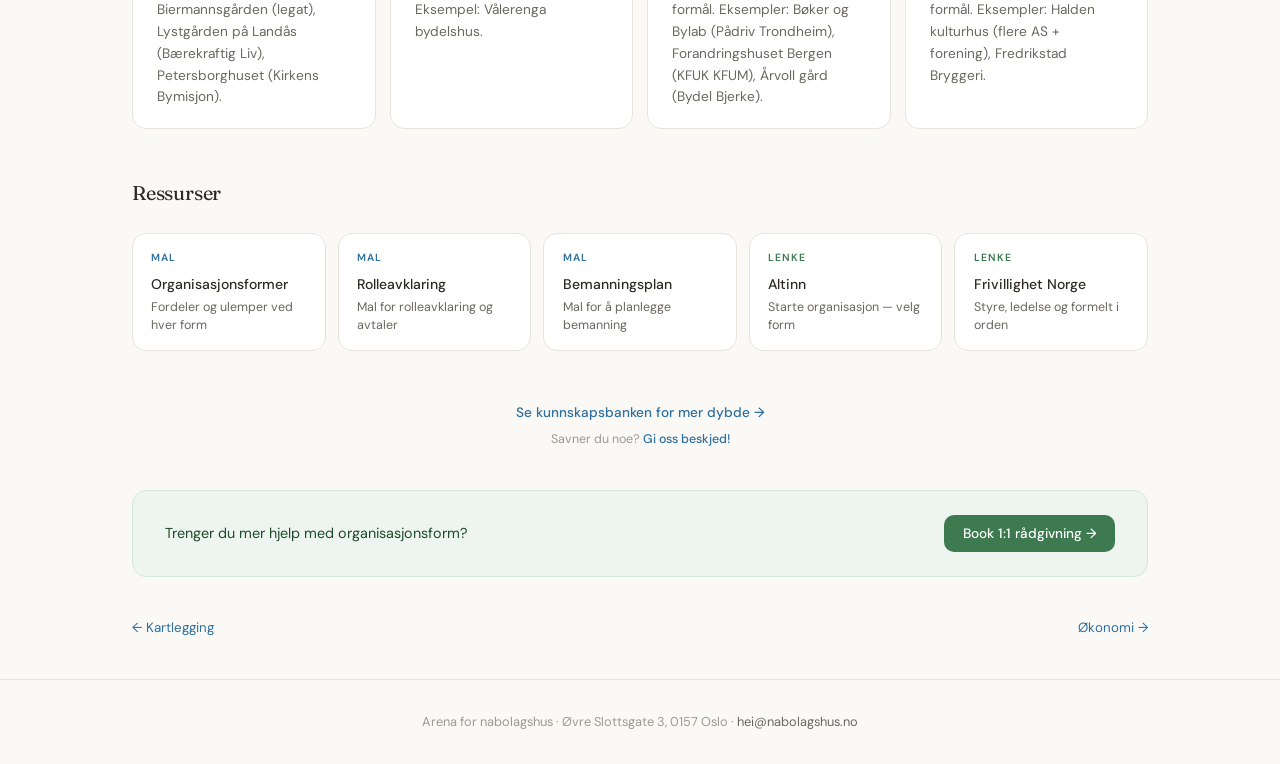
<file: organisasjonsform.html>
<!DOCTYPE html>
<html lang="no">
<head>
<meta charset="UTF-8">
<meta name="viewport" content="width=device-width, initial-scale=1.0">
<title>Organisasjonsform — Verktøykasse — Arena for nabolagshus</title>
<link rel="preconnect" href="https://fonts.googleapis.com">
<link href="https://fonts.googleapis.com/css2?family=DM+Sans:ital,opsz,wght@0,9..40,300;0,9..40,400;0,9..40,500;0,9..40,600&family=Fraunces:ital,opsz,wght@0,9..144,300;0,9..144,400;0,9..144,500;0,9..144,600;1,9..144,400&display=swap" rel="stylesheet">
<link rel="stylesheet" href="style.css">
</head>
<body><nav class="nav"><div class="nav-inner">
<a href="index.html" class="nav-logo">Arena for nabolagshus</a>
<div class="nav-links">
<a href="index.html" >Hjem</a>
<a href="verktoykasse.html" class="active">Verktøykasse</a>
<a href="samlinger.html" >Samlinger</a>
<a href="radgivning.html" >Rådgivning</a>
<a href="inspirasjon.html" >Inspirasjon</a>
</div></div></nav><div class="breadcrumb"><a href="verktoykasse.html">Verktøykasse</a><span>&rsaquo;</span>Fase 1: Starte opp<span>&rsaquo;</span>Organisasjonsform</div><header class="page-hero">
  <div class="page-hero-text">
    <span class="phase-badge p1">Fase 1 &middot; Starte opp</span>
    <h1>Struktur, roller og avtaler</h1>
    <p class="intro">Et godt organisert nabolagshus er nøkkelen til at huset lever over tid. For å lykkes må dere ha sikre rammer, eierskap og tydelige roller — og samtidig fleksibilitet nok til å tilpasse dere endringer.</p>
  </div>
  <div class="hero-visual p1"><svg width="60" height="60" viewBox="0 0 24 24" fill="none" stroke="currentColor" stroke-width="1.2" stroke-linecap="round" opacity=".4"><path d="M3 21h18M9 8h1M9 12h1M9 16h1M14 8h1M14 12h1M14 16h1M5 21V5a2 2 0 012-2h10a2 2 0 012 2v16"/></svg></div>
</header><main class="content"><section class="steps-section"><h2 class="section-label">Steg for steg</h2><div class="step">
      <div class="step-line"><div class="step-dot p1">1</div><div class="step-connector p1"></div></div>
      <div class="step-body"><h3>Sikre varige rammer</h3><p>Sørg for at huset kan brukes som nabolagshus på lang sikt. Sjekk reguleringsplaner, utbyggingsavtaler, vedtekter eller tinglysning. Lag en langsiktig leieavtale knyttet til formålet.</p></div>
    </div><div class="step">
      <div class="step-line"><div class="step-dot p1">2</div><div class="step-connector p1"></div></div>
      <div class="step-body"><h3>Velg organisasjonsform</h3><p>Vurder kontroll på formålet, mulighet for å søke midler, demokratisk styring, grad av kommersiell drift og type aktivitet. Aktuelle former: stiftelse, forening, aksjeselskap (ideelt) eller samvirkeforetak.</p><a href="https://docs.google.com/document/d/1J3PFYhm9j85HUC-Ds_RBKKBhavB4WLgbxrQFpLpTz2E/edit" class="tool-link" target="_blank"><svg viewBox="0 0 24 24" fill="none" stroke="currentColor" stroke-width="2" stroke-linecap="round" style="width:14px;height:14px"><path d="M14 2H6a2 2 0 00-2 2v16a2 2 0 002 2h12a2 2 0 002-2V8z"/><polyline points="14,2 14,8 20,8"/></svg>Organisasjonsformer: fordeler og ulemper</a><a href="https://info.altinn.no/starte-og-drive/starte/valg-av-organisasjonsform/" class="tool-link" target="_blank"><svg viewBox="0 0 24 24" fill="none" stroke="currentColor" stroke-width="2" stroke-linecap="round" style="width:14px;height:14px"><path d="M14 2H6a2 2 0 00-2 2v16a2 2 0 002 2h12a2 2 0 002-2V8z"/><polyline points="14,2 14,8 20,8"/></svg>Altinn: Velg organisasjonsform</a></div>
    </div><div class="step">
      <div class="step-line"><div class="step-dot p1">3</div><div class="step-connector p1"></div></div>
      <div class="step-body"><h3>Definer styringsstruktur</h3><p>Avklar hvem som tar hvilke beslutninger — og hvordan brukere kan påvirke. Lavterskel medvirkning er ofte bedre enn tunge råd og utvalg.</p><a href="https://docs.google.com/document/d/13el2LDLryEhucr0q-VusU04uTd8uXuRMvsWCzp2WluQ/edit" class="tool-link" target="_blank"><svg viewBox="0 0 24 24" fill="none" stroke="currentColor" stroke-width="2" stroke-linecap="round" style="width:14px;height:14px"><path d="M14 2H6a2 2 0 00-2 2v16a2 2 0 002 2h12a2 2 0 002-2V8z"/><polyline points="14,2 14,8 20,8"/></svg>Mal for rolleavklaring og avtaler</a></div>
    </div><div class="step">
      <div class="step-line"><div class="step-dot p1">4</div><div class="step-connector p1"></div></div>
      <div class="step-body"><h3>Fordel funksjoner og oppgaver</h3><p>Kartlegg hvem som gjør hva: drift, koordinering, økonomi, kommunikasjon. Bruk ansatte, frivillige, leietakere eller samarbeidspartnere.</p><a href="https://docs.google.com/document/d/13el2LDLryEhucr0q-VusU04uTd8uXuRMvsWCzp2WluQ/edit" class="tool-link" target="_blank"><svg viewBox="0 0 24 24" fill="none" stroke="currentColor" stroke-width="2" stroke-linecap="round" style="width:14px;height:14px"><path d="M14 2H6a2 2 0 00-2 2v16a2 2 0 002 2h12a2 2 0 002-2V8z"/><polyline points="14,2 14,8 20,8"/></svg>Mal for rolleavklaring</a></div>
    </div><div class="step">
      <div class="step-line"><div class="step-dot p1">5</div><div class="step-connector p1"></div></div>
      <div class="step-body"><h3>Tilpass driftsmodell til ressursene</h3><p>Finn en bærekraftig modell som passer ambisjonsnivå og kapasitet. Hvilke roller må bemannes? Hva kan løses med frivillige eller samarbeid?</p><a href="https://docs.google.com/document/d/13hpW6tFAtLj9vfCOBA5-k7jJbkuSgV88zYMtgItWQTg/edit" class="tool-link" target="_blank"><svg viewBox="0 0 24 24" fill="none" stroke="currentColor" stroke-width="2" stroke-linecap="round" style="width:14px;height:14px"><path d="M14 2H6a2 2 0 00-2 2v16a2 2 0 002 2h12a2 2 0 002-2V8z"/><polyline points="14,2 14,8 20,8"/></svg>Mal for bemanningsplan</a></div>
    </div></section><section class="examples-section"><h2 class="section-label">Eksempel: Petersborghuset</h2><p class="examples-subtitle">Hvordan et nabolagshus i Oslo er organisert</p><div class="example-card"><h3>Petersborghuset, Oslo</h3><p>Organisert som en virksomhet i Kirkens Bymisjon (stiftelse), med eget styre bestående av Ferd og Bymisjonen. Prosjektleder har stor beslutningsmyndighet i hverdagen. Brukerne påvirker gjennom løpende dialog — én-til-én samtaler prioriteres fremfor formelle brukerråd. Huset har 6 ansatte, 40 ungdommer i deltidsjobb, og frivillige.</p></div></section><section class="info-section"><h2 class="section-label">Typer organisasjonsformer</h2><div class="info-grid"><div class="info-card"><h3>Stiftelse</h3><p>En formuesverdi stilt selvstendig til rådighet for et bestemt formål. Eksempler: Biermannsgården (legat), Lystgården på Landås (Bærekraftig Liv), Petersborghuset (Kirkens Bymisjon).</p></div><div class="info-card"><h3>Samvirke</h3><p>Et samarbeid mellom organisasjoner for å fremme medlemmenes interesser. Eksempel: Vålerenga bydelshus.</p></div><div class="info-card"><h3>Forening</h3><p>En selveiende sammenslutning med medlemmer, for ideelle formål. Eksempler: Bøker og Bylab (Pådriv Trondheim), Forandringshuset Bergen (KFUK KFUM), Årvoll gård (Bydel Bjerke).</p></div><div class="info-card"><h3>Ideelt AS</h3><p>Et normalt aksjeselskap med vedtektsbestemmelser om utbyttebegrensning og ideelt formål. Eksempler: Halden kulturhus (flere AS + forening), Fredrikstad Bryggeri.</p></div></div></section><section class="resources-section"><h2 class="section-label">Ressurser</h2><div class="res-grid"><a href="https://docs.google.com/document/d/1J3PFYhm9j85HUC-Ds_RBKKBhavB4WLgbxrQFpLpTz2E/edit" class="res-card" target="_blank"><div class="res-type mal">Mal</div><div class="res-title">Organisasjonsformer</div><div class="res-desc">Fordeler og ulemper ved hver form</div></a><a href="https://docs.google.com/document/d/13el2LDLryEhucr0q-VusU04uTd8uXuRMvsWCzp2WluQ/edit" class="res-card" target="_blank"><div class="res-type mal">Mal</div><div class="res-title">Rolleavklaring</div><div class="res-desc">Mal for rolleavklaring og avtaler</div></a><a href="https://docs.google.com/document/d/13hpW6tFAtLj9vfCOBA5-k7jJbkuSgV88zYMtgItWQTg/edit" class="res-card" target="_blank"><div class="res-type mal">Mal</div><div class="res-title">Bemanningsplan</div><div class="res-desc">Mal for å planlegge bemanning</div></a><a href="https://info.altinn.no/starte-og-drive/starte/valg-av-organisasjonsform/" class="res-card" target="_blank"><div class="res-type lenke">Lenke</div><div class="res-title">Altinn</div><div class="res-desc">Starte organisasjon — velg form</div></a><a href="https://www.frivillighetnorge.no/verktoy/organisasjon/ha-det-formelle-i-orden" class="res-card" target="_blank"><div class="res-type lenke">Lenke</div><div class="res-title">Frivillighet Norge</div><div class="res-desc">Styre, ledelse og formelt i orden</div></a></div></section><div class="kb-link"><a href="https://drive.google.com/drive/folders/1Lgwq6olN-NRkIWi7MoF7rnewfltcwcI9" target="_blank">Se kunnskapsbanken for mer dybde &rarr;</a><span class="sub">Savner du noe? <a href="mailto:guro@socentral.no?subject=Ønsker for verktøykassen">Gi oss beskjed!</a></span></div><div class="cta-bottom"><p>Trenger du mer hjelp med organisasjonsform?</p><a href="radgivning.html">Book 1:1 rådgivning &rarr;</a></div><nav class="page-nav"><a href="kartlegging.html">&larr; Kartlegging</a><a href="okonomi.html">Økonomi &rarr;</a></nav></main><footer class="footer"><p>Arena for nabolagshus &middot; Øvre Slottsgate 3, 0157 Oslo &middot; <a href="mailto:hei@nabolagshus.no">hei@nabolagshus.no</a></p></footer></body></html>
</file>
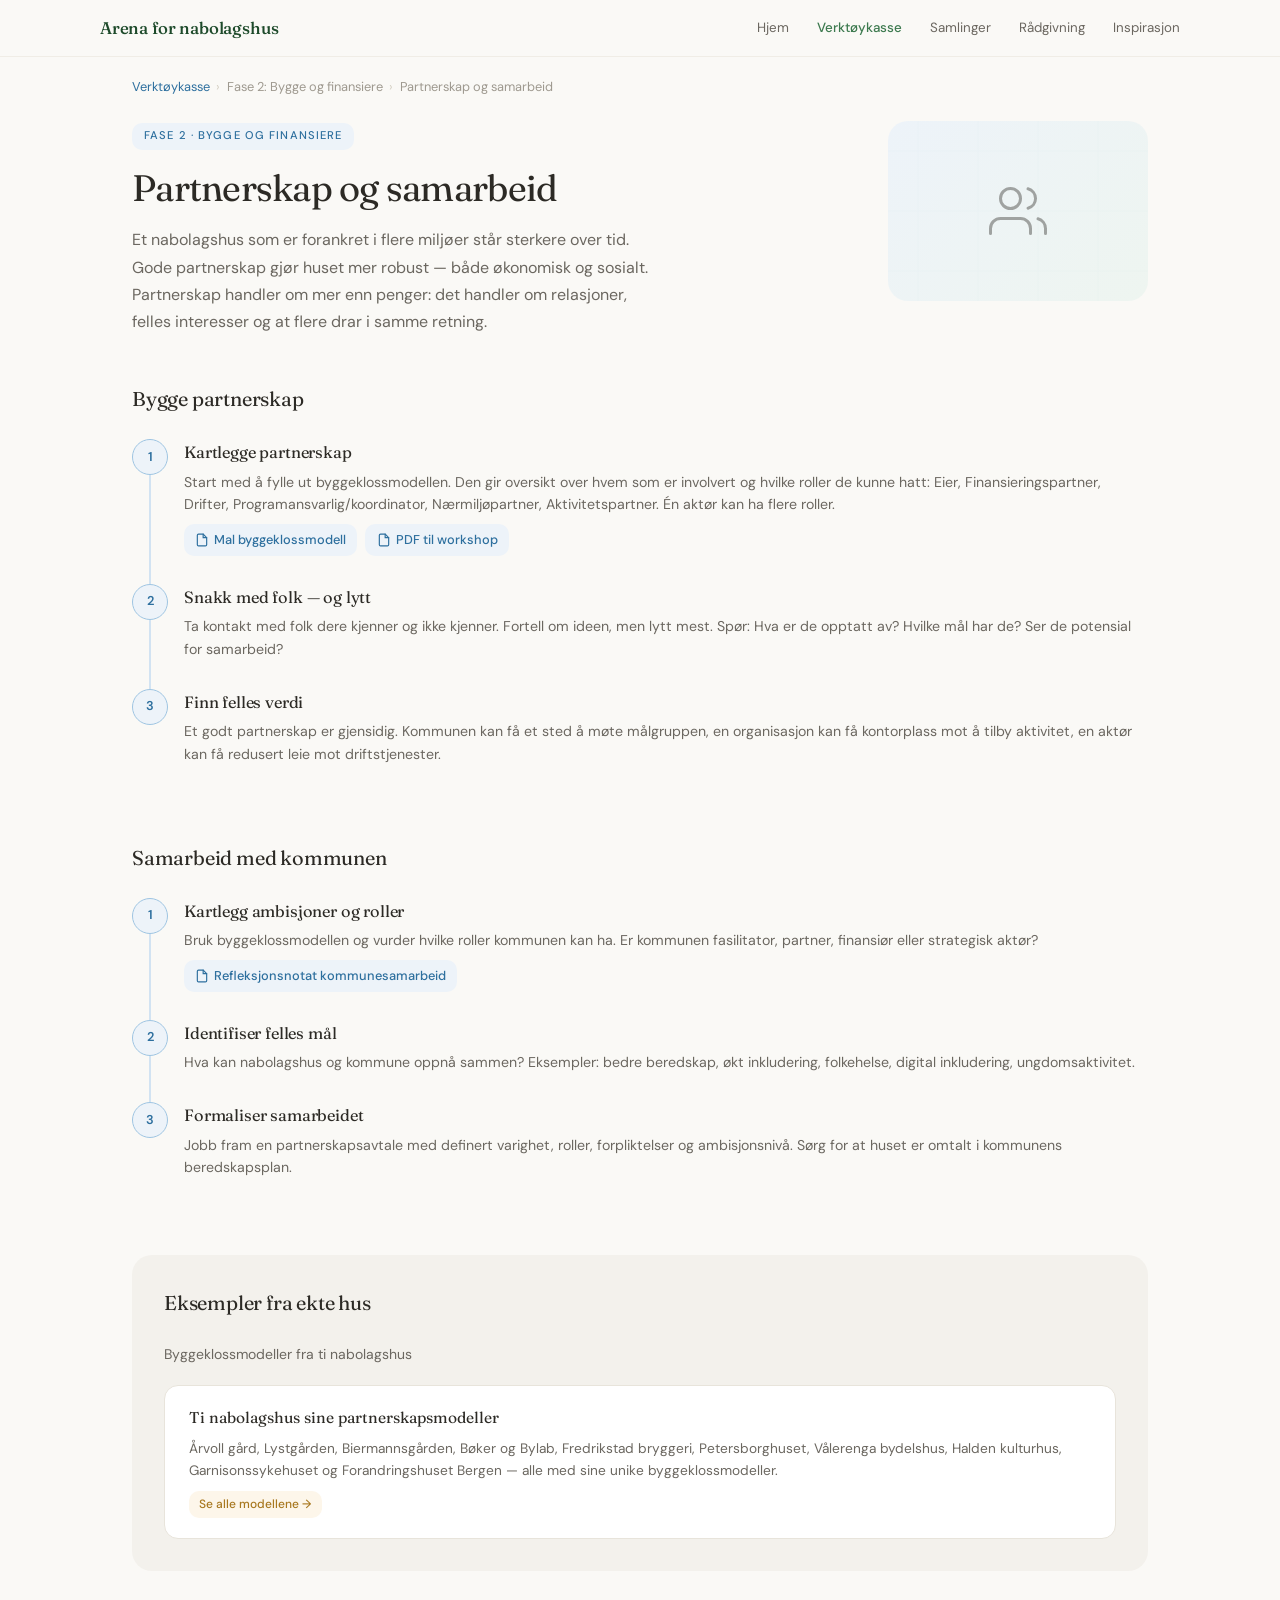
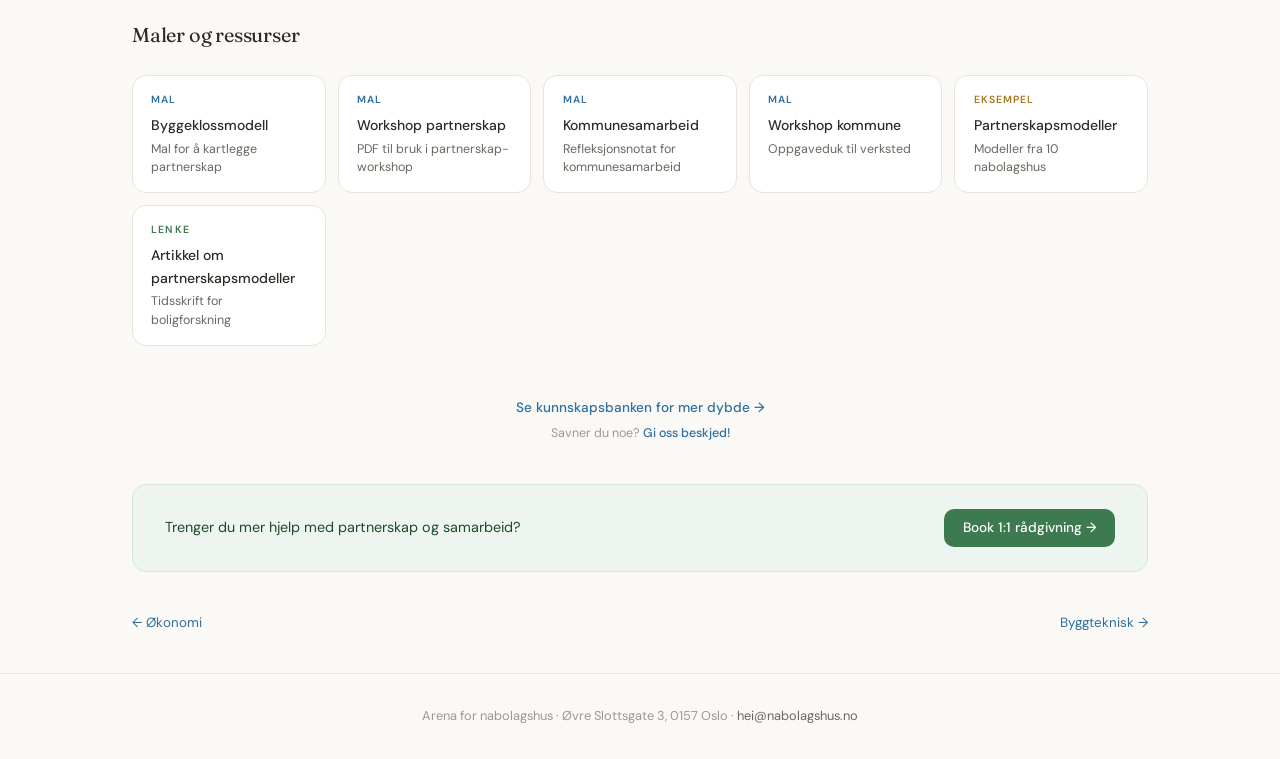
<file: partnerskap.html>
<!DOCTYPE html>
<html lang="no">
<head>
<meta charset="UTF-8">
<meta name="viewport" content="width=device-width, initial-scale=1.0">
<title>Partnerskap og samarbeid — Verktøykasse — Arena for nabolagshus</title>
<link rel="preconnect" href="https://fonts.googleapis.com">
<link href="https://fonts.googleapis.com/css2?family=DM+Sans:ital,opsz,wght@0,9..40,300;0,9..40,400;0,9..40,500;0,9..40,600&family=Fraunces:ital,opsz,wght@0,9..144,300;0,9..144,400;0,9..144,500;0,9..144,600;1,9..144,400&display=swap" rel="stylesheet">
<link rel="stylesheet" href="style.css">
</head>
<body><nav class="nav"><div class="nav-inner">
<a href="index.html" class="nav-logo">Arena for nabolagshus</a>
<div class="nav-links">
<a href="index.html" >Hjem</a>
<a href="verktoykasse.html" class="active">Verktøykasse</a>
<a href="samlinger.html" >Samlinger</a>
<a href="radgivning.html" >Rådgivning</a>
<a href="inspirasjon.html" >Inspirasjon</a>
</div></div></nav><div class="breadcrumb"><a href="verktoykasse.html">Verktøykasse</a><span>&rsaquo;</span>Fase 2: Bygge og finansiere<span>&rsaquo;</span>Partnerskap og samarbeid</div><header class="page-hero">
  <div class="page-hero-text">
    <span class="phase-badge p2">Fase 2 &middot; Bygge og finansiere</span>
    <h1>Partnerskap og samarbeid</h1>
    <p class="intro">Et nabolagshus som er forankret i flere miljøer står sterkere over tid. Gode partnerskap gjør huset mer robust — både økonomisk og sosialt. Partnerskap handler om mer enn penger: det handler om relasjoner, felles interesser og at flere drar i samme retning.</p>
  </div>
  <div class="hero-visual p2"><svg width="60" height="60" viewBox="0 0 24 24" fill="none" stroke="currentColor" stroke-width="1.2" stroke-linecap="round" opacity=".4"><path d="M17 21v-2a4 4 0 00-4-4H5a4 4 0 00-4 4v2M9 11a4 4 0 100-8 4 4 0 000 8zM23 21v-2a4 4 0 00-3-3.87M16 3.13a4 4 0 010 7.75"/></svg></div>
</header><main class="content"><section class="steps-section"><h2 class="section-label">Bygge partnerskap</h2><div class="step">
      <div class="step-line"><div class="step-dot p2">1</div><div class="step-connector p2"></div></div>
      <div class="step-body"><h3>Kartlegge partnerskap</h3><p>Start med å fylle ut byggeklossmodellen. Den gir oversikt over hvem som er involvert og hvilke roller de kunne hatt: Eier, Finansieringspartner, Drifter, Programansvarlig/koordinator, Nærmiljøpartner, Aktivitetspartner. Én aktør kan ha flere roller.</p><a href="https://docs.google.com/document/d/1bI0TjHFlDfEbQ-ZenAO1Cjvgwqf6g0vYhXCNixTDAPk/edit" class="tool-link" target="_blank"><svg viewBox="0 0 24 24" fill="none" stroke="currentColor" stroke-width="2" stroke-linecap="round" style="width:14px;height:14px"><path d="M14 2H6a2 2 0 00-2 2v16a2 2 0 002 2h12a2 2 0 002-2V8z"/><polyline points="14,2 14,8 20,8"/></svg>Mal byggeklossmodell</a><a href="https://drive.google.com/drive/u/1/folders/1fKAlTWGndTie7tgBtxVKgtcUNi8L2U2M" class="tool-link" target="_blank"><svg viewBox="0 0 24 24" fill="none" stroke="currentColor" stroke-width="2" stroke-linecap="round" style="width:14px;height:14px"><path d="M14 2H6a2 2 0 00-2 2v16a2 2 0 002 2h12a2 2 0 002-2V8z"/><polyline points="14,2 14,8 20,8"/></svg>PDF til workshop</a></div>
    </div><div class="step">
      <div class="step-line"><div class="step-dot p2">2</div><div class="step-connector p2"></div></div>
      <div class="step-body"><h3>Snakk med folk — og lytt</h3><p>Ta kontakt med folk dere kjenner og ikke kjenner. Fortell om ideen, men lytt mest. Spør: Hva er de opptatt av? Hvilke mål har de? Ser de potensial for samarbeid?</p></div>
    </div><div class="step">
      <div class="step-line"><div class="step-dot p2">3</div><div class="step-connector p2"></div></div>
      <div class="step-body"><h3>Finn felles verdi</h3><p>Et godt partnerskap er gjensidig. Kommunen kan få et sted å møte målgruppen, en organisasjon kan få kontorplass mot å tilby aktivitet, en aktør kan få redusert leie mot driftstjenester.</p></div>
    </div></section><section class="steps-section"><h2 class="section-label">Samarbeid med kommunen</h2><div class="step">
      <div class="step-line"><div class="step-dot p2">1</div><div class="step-connector p2"></div></div>
      <div class="step-body"><h3>Kartlegg ambisjoner og roller</h3><p>Bruk byggeklossmodellen og vurder hvilke roller kommunen kan ha. Er kommunen fasilitator, partner, finansiør eller strategisk aktør?</p><a href="https://docs.google.com/document/d/16asgh7Rxg9-QlajCwxwq4E_TvPd8joaf-ZbADaiENxk/edit" class="tool-link" target="_blank"><svg viewBox="0 0 24 24" fill="none" stroke="currentColor" stroke-width="2" stroke-linecap="round" style="width:14px;height:14px"><path d="M14 2H6a2 2 0 00-2 2v16a2 2 0 002 2h12a2 2 0 002-2V8z"/><polyline points="14,2 14,8 20,8"/></svg>Refleksjonsnotat kommunesamarbeid</a></div>
    </div><div class="step">
      <div class="step-line"><div class="step-dot p2">2</div><div class="step-connector p2"></div></div>
      <div class="step-body"><h3>Identifiser felles mål</h3><p>Hva kan nabolagshus og kommune oppnå sammen? Eksempler: bedre beredskap, økt inkludering, folkehelse, digital inkludering, ungdomsaktivitet.</p></div>
    </div><div class="step">
      <div class="step-line"><div class="step-dot p2">3</div><div class="step-connector p2"></div></div>
      <div class="step-body"><h3>Formaliser samarbeidet</h3><p>Jobb fram en partnerskapsavtale med definert varighet, roller, forpliktelser og ambisjonsnivå. Sørg for at huset er omtalt i kommunens beredskapsplan.</p></div>
    </div></section><section class="examples-section"><h2 class="section-label">Eksempler fra ekte hus</h2><p class="examples-subtitle">Byggeklossmodeller fra ti nabolagshus</p><div class="example-card"><h3>Ti nabolagshus sine partnerskapsmodeller</h3><p>Årvoll gård, Lystgården, Biermannsgården, Bøker og Bylab, Fredrikstad bryggeri, Petersborghuset, Vålerenga bydelshus, Halden kulturhus, Garnisonssykehuset og Forandringshuset Bergen — alle med sine unike byggeklossmodeller.</p><a href="https://docs.google.com/presentation/d/1-jR7rPYxIPI0SKWQV4P-S83IpZIAVJgA45drJDn6seg/edit" class="example-tag" target="_blank">Se alle modellene &rarr;</a></div></section><section class="resources-section"><h2 class="section-label">Maler og ressurser</h2><div class="res-grid"><a href="https://docs.google.com/document/d/1bI0TjHFlDfEbQ-ZenAO1Cjvgwqf6g0vYhXCNixTDAPk/edit" class="res-card" target="_blank"><div class="res-type mal">Mal</div><div class="res-title">Byggeklossmodell</div><div class="res-desc">Mal for å kartlegge partnerskap</div></a><a href="https://drive.google.com/drive/u/1/folders/1fKAlTWGndTie7tgBtxVKgtcUNi8L2U2M" class="res-card" target="_blank"><div class="res-type mal">Mal</div><div class="res-title">Workshop partnerskap</div><div class="res-desc">PDF til bruk i partnerskap-workshop</div></a><a href="https://docs.google.com/document/d/16asgh7Rxg9-QlajCwxwq4E_TvPd8joaf-ZbADaiENxk/edit" class="res-card" target="_blank"><div class="res-type mal">Mal</div><div class="res-title">Kommunesamarbeid</div><div class="res-desc">Refleksjonsnotat for kommunesamarbeid</div></a><a href="https://drive.google.com/drive/u/1/folders/1fKAlTWGndTie7tgBtxVKgtcUNi8L2U2M" class="res-card" target="_blank"><div class="res-type mal">Mal</div><div class="res-title">Workshop kommune</div><div class="res-desc">Oppgaveduk til verksted</div></a><a href="https://docs.google.com/presentation/d/1-jR7rPYxIPI0SKWQV4P-S83IpZIAVJgA45drJDn6seg/edit" class="res-card" target="_blank"><div class="res-type eksempel">Eksempel</div><div class="res-title">Partnerskapsmodeller</div><div class="res-desc">Modeller fra 10 nabolagshus</div></a><a href="https://www.scup.com/doi/full/10.18261/tfb.6.2.8" class="res-card" target="_blank"><div class="res-type lenke">Lenke</div><div class="res-title">Artikkel om partnerskapsmodeller</div><div class="res-desc">Tidsskrift for boligforskning</div></a></div></section><div class="kb-link"><a href="https://drive.google.com/drive/folders/1Lgwq6olN-NRkIWi7MoF7rnewfltcwcI9" target="_blank">Se kunnskapsbanken for mer dybde &rarr;</a><span class="sub">Savner du noe? <a href="mailto:guro@socentral.no?subject=Ønsker for verktøykassen">Gi oss beskjed!</a></span></div><div class="cta-bottom"><p>Trenger du mer hjelp med partnerskap og samarbeid?</p><a href="radgivning.html">Book 1:1 rådgivning &rarr;</a></div><nav class="page-nav"><a href="okonomi.html">&larr; Økonomi</a><a href="byggteknisk.html">Byggteknisk &rarr;</a></nav></main><footer class="footer"><p>Arena for nabolagshus &middot; Øvre Slottsgate 3, 0157 Oslo &middot; <a href="mailto:hei@nabolagshus.no">hei@nabolagshus.no</a></p></footer></body></html>
</file>
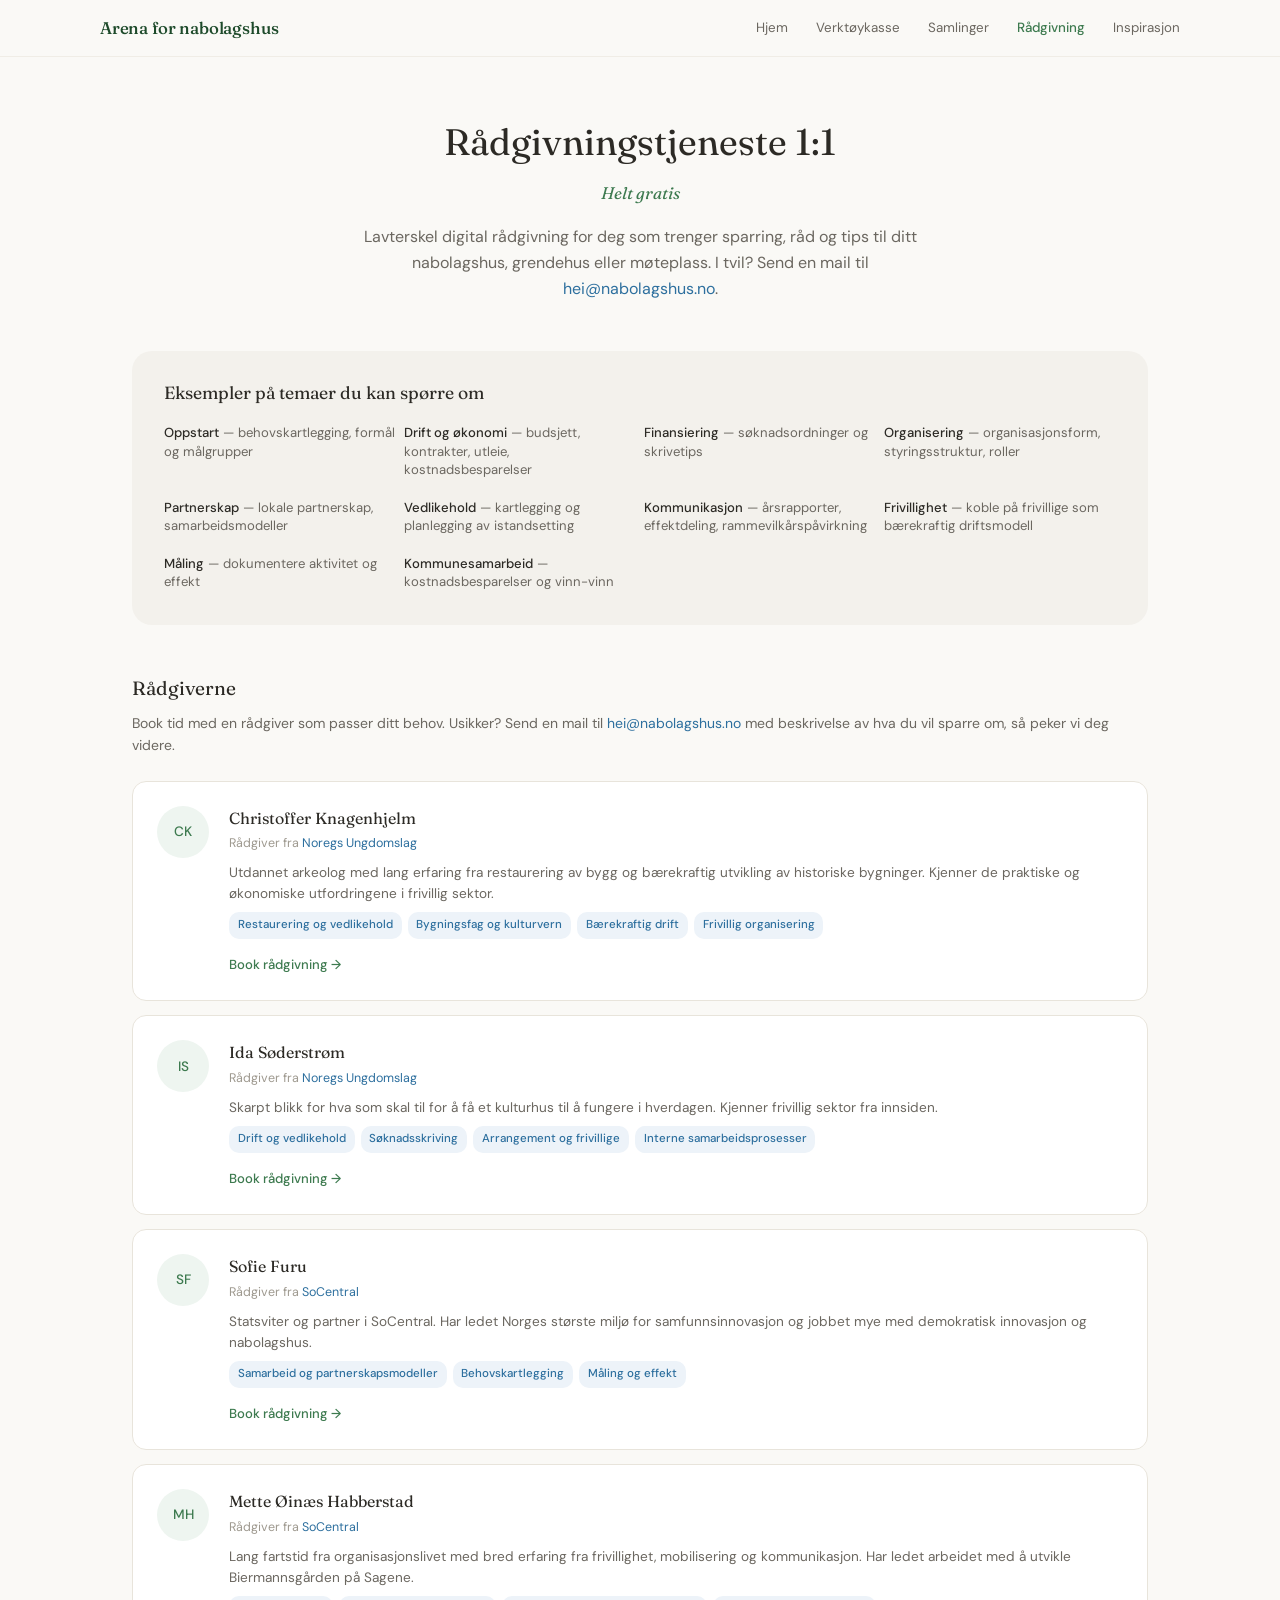
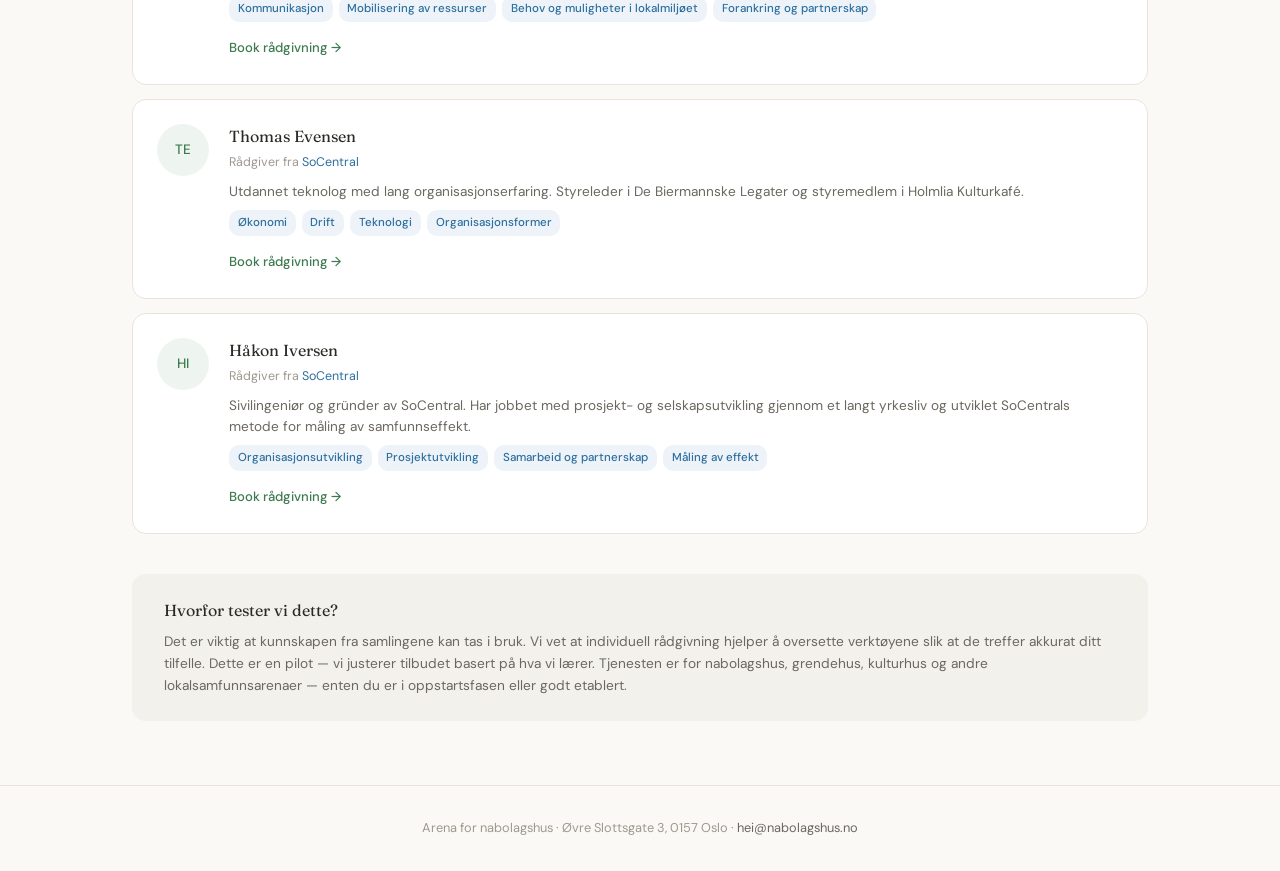
<file: radgivning.html>
<!DOCTYPE html>
<html lang="no">
<head>
<meta charset="UTF-8">
<meta name="viewport" content="width=device-width, initial-scale=1.0">
<title>Rådgivning 1:1 — Arena for nabolagshus</title>
<link rel="preconnect" href="https://fonts.googleapis.com"><link href="https://fonts.googleapis.com/css2?family=DM+Sans:ital,opsz,wght@0,9..40,300;0,9..40,400;0,9..40,500;0,9..40,600&family=Fraunces:ital,opsz,wght@0,9..144,300;0,9..144,400;0,9..144,500;0,9..144,600;1,9..144,400&display=swap" rel="stylesheet">
<link rel="stylesheet" href="style.css">
<style>
.rad-hero{max-width:1080px;margin:0 auto;padding:3.5rem 2rem 1rem;text-align:center}
.rad-hero h1{font-family:var(--font-display);font-size:clamp(1.75rem,4vw,2.3rem);font-weight:400;margin-bottom:.5rem}
.rad-hero .subtitle{font-family:var(--font-display);font-size:1.05rem;font-weight:400;color:var(--forest-400);font-style:italic;margin-bottom:1rem}
.rad-hero p{font-size:1rem;color:var(--text-secondary);max-width:560px;margin:0 auto;line-height:1.65}
.rad-content{max-width:1080px;margin:0 auto;padding:0 2rem 4rem}

.topics{margin:2rem 0 3rem;background:var(--sand-100);border-radius:var(--radius-xl);padding:1.75rem 2rem}
.topics h2{font-family:var(--font-display);font-size:1.1rem;font-weight:400;margin-bottom:.75rem}
.topics-grid{display:grid;grid-template-columns:repeat(auto-fill,minmax(200px,1fr));gap:8px}
.topic-item{font-size:.82rem;color:var(--text-secondary);padding:.35rem 0;line-height:1.4}
.topic-item strong{color:var(--text-primary);font-weight:500}

.advisors-section h2{font-family:var(--font-display);font-size:1.2rem;font-weight:400;margin-bottom:.5rem}
.advisors-section .advisors-intro{font-size:.875rem;color:var(--text-secondary);margin-bottom:1.5rem;line-height:1.6}
.advisors-section .advisors-intro a{color:var(--ocean-400);text-decoration:none}

.advisor-card{display:flex;gap:1.25rem;background:var(--bg-card);border:1px solid var(--border);border-radius:var(--radius-lg);padding:1.5rem;margin-bottom:14px;transition:border-color .15s}
.advisor-card:hover{border-color:var(--sand-300)}
.advisor-avatar{width:52px;height:52px;border-radius:50%;background:var(--forest-50);color:var(--forest-400);display:flex;align-items:center;justify-content:center;font-weight:500;font-size:.85rem;flex-shrink:0}
.advisor-info{flex:1}
.advisor-info h3{font-family:var(--font-display);font-size:1rem;font-weight:400;margin-bottom:.2rem}
.advisor-org{font-size:.78rem;color:var(--text-muted);margin-bottom:.5rem}
.advisor-org a{color:var(--ocean-400);text-decoration:none}
.advisor-desc{font-size:.85rem;color:var(--text-secondary);line-height:1.55;margin-bottom:.5rem}
.advisor-specs{display:flex;flex-wrap:wrap;gap:6px;list-style:none;padding:0;margin-bottom:.75rem}
.advisor-specs li{font-size:.72rem;font-weight:500;color:var(--ocean-400);background:var(--ocean-50);padding:.25rem .55rem;border-radius:var(--radius)}
.advisor-book{font-size:.82rem;font-weight:500;color:var(--forest-400);text-decoration:none}
.advisor-book:hover{color:var(--forest-500)}

.rad-note{margin-top:2.5rem;background:var(--sand-100);border-radius:var(--radius-lg);padding:1.5rem 2rem}
.rad-note h3{font-family:var(--font-display);font-size:1rem;font-weight:400;margin-bottom:.5rem}
.rad-note p{font-size:.855rem;color:var(--text-secondary);line-height:1.6}

@keyframes fadeUp{from{opacity:0;transform:translateY(16px)}to{opacity:1;transform:translateY(0)}}
.rad-hero,.topics,.advisors-section,.rad-note{animation:fadeUp .5s ease both}
.topics{animation-delay:.05s}.advisors-section{animation-delay:.1s}.rad-note{animation-delay:.15s}
@media(max-width:640px){.advisor-card{flex-direction:column}.advisor-avatar{width:44px;height:44px;font-size:.75rem}}
</style>
</head>
<body>
<nav class="nav"><div class="nav-inner">
<a href="index.html" class="nav-logo">Arena for nabolagshus</a>
<div class="nav-links">
<a href="index.html" >Hjem</a>
<a href="verktoykasse.html" >Verktøykasse</a>
<a href="samlinger.html" >Samlinger</a>
<a href="radgivning.html" class="active">Rådgivning</a>
<a href="inspirasjon.html" >Inspirasjon</a>
</div></div></nav>

<header class="rad-hero">
  <h1>Rådgivningstjeneste 1:1</h1>
  <p class="subtitle">Helt gratis</p>
  <p>Lavterskel digital rådgivning for deg som trenger sparring, råd og tips til ditt nabolagshus, grendehus eller møteplass. I tvil? Send en mail til <a href="mailto:hei@nabolagshus.no" style="color:var(--ocean-400);text-decoration:none">hei@nabolagshus.no</a>.</p>
</header>

<main class="rad-content">

<div class="topics">
  <h2>Eksempler på temaer du kan spørre om</h2>
  <div class="topics-grid">
    <div class="topic-item"><strong>Oppstart</strong> — behovskartlegging, formål og målgrupper</div>
    <div class="topic-item"><strong>Drift og økonomi</strong> — budsjett, kontrakter, utleie, kostnadsbesparelser</div>
    <div class="topic-item"><strong>Finansiering</strong> — søknadsordninger og skrivetips</div>
    <div class="topic-item"><strong>Organisering</strong> — organisasjonsform, styringsstruktur, roller</div>
    <div class="topic-item"><strong>Partnerskap</strong> — lokale partnerskap, samarbeidsmodeller</div>
    <div class="topic-item"><strong>Vedlikehold</strong> — kartlegging og planlegging av istandsetting</div>
    <div class="topic-item"><strong>Kommunikasjon</strong> — årsrapporter, effektdeling, rammevilkårspåvirkning</div>
    <div class="topic-item"><strong>Frivillighet</strong> — koble på frivillige som bærekraftig driftsmodell</div>
    <div class="topic-item"><strong>Måling</strong> — dokumentere aktivitet og effekt</div>
    <div class="topic-item"><strong>Kommunesamarbeid</strong> — kostnadsbesparelser og vinn-vinn</div>
  </div>
</div>

<section class="advisors-section">
  <h2>Rådgiverne</h2>
  <p class="advisors-intro">Book tid med en rådgiver som passer ditt behov. Usikker? Send en mail til <a href="mailto:hei@nabolagshus.no">hei@nabolagshus.no</a> med beskrivelse av hva du vil sparre om, så peker vi deg videre.</p>
  <div class="advisor-card">
      <div class="advisor-avatar">CK</div>
      <div class="advisor-info">
        <h3>Christoffer Knagenhjelm</h3>
        <p class="advisor-org">Rådgiver fra <a href="https://www.ungdomslag.no/" target="_blank">Noregs Ungdomslag</a></p>
        <p class="advisor-desc">Utdannet arkeolog med lang erfaring fra restaurering av bygg og bærekraftig utvikling av historiske bygninger. Kjenner de praktiske og økonomiske utfordringene i frivillig sektor.</p>
        <ul class="advisor-specs"><li>Restaurering og vedlikehold</li><li>Bygningsfag og kulturvern</li><li>Bærekraftig drift</li><li>Frivillig organisering</li></ul>
        <a href="https://outlook.office.com/book/RdgivingstjenesteNasjonalkunnskapsarenafornabolagshus@ungdomslag.no/?ismsaljsauthenabled" class="advisor-book" target="_blank">Book rådgivning &rarr;</a>
      </div>
    </div><div class="advisor-card">
      <div class="advisor-avatar">IS</div>
      <div class="advisor-info">
        <h3>Ida Søderstrøm</h3>
        <p class="advisor-org">Rådgiver fra <a href="https://www.ungdomslag.no/" target="_blank">Noregs Ungdomslag</a></p>
        <p class="advisor-desc">Skarpt blikk for hva som skal til for å få et kulturhus til å fungere i hverdagen. Kjenner frivillig sektor fra innsiden.</p>
        <ul class="advisor-specs"><li>Drift og vedlikehold</li><li>Søknadsskriving</li><li>Arrangement og frivillige</li><li>Interne samarbeidsprosesser</li></ul>
        <a href="https://outlook.office.com/book/RdgivingstjenesteNasjonalkunnskapsarenafornabolagshus@ungdomslag.no/?ismsaljsauthenabled" class="advisor-book" target="_blank">Book rådgivning &rarr;</a>
      </div>
    </div><div class="advisor-card">
      <div class="advisor-avatar">SF</div>
      <div class="advisor-info">
        <h3>Sofie Furu</h3>
        <p class="advisor-org">Rådgiver fra <a href="https://www.socentral.no/" target="_blank">SoCentral</a></p>
        <p class="advisor-desc">Statsviter og partner i SoCentral. Har ledet Norges største miljø for samfunnsinnovasjon og jobbet mye med demokratisk innovasjon og nabolagshus.</p>
        <ul class="advisor-specs"><li>Samarbeid og partnerskapsmodeller</li><li>Behovskartlegging</li><li>Måling og effekt</li></ul>
        <a href="https://docs.google.com/forms/d/e/1FAIpQLScPkI3MN-InnfcOrMRCVAbwE4NaqRyYJfOvy80zFedFbpMtnA/viewform" class="advisor-book" target="_blank">Book rådgivning &rarr;</a>
      </div>
    </div><div class="advisor-card">
      <div class="advisor-avatar">MH</div>
      <div class="advisor-info">
        <h3>Mette Øinæs Habberstad</h3>
        <p class="advisor-org">Rådgiver fra <a href="https://www.socentral.no/" target="_blank">SoCentral</a></p>
        <p class="advisor-desc">Lang fartstid fra organisasjonslivet med bred erfaring fra frivillighet, mobilisering og kommunikasjon. Har ledet arbeidet med å utvikle Biermannsgården på Sagene.</p>
        <ul class="advisor-specs"><li>Kommunikasjon</li><li>Mobilisering av ressurser</li><li>Behov og muligheter i lokalmiljøet</li><li>Forankring og partnerskap</li></ul>
        <a href="https://docs.google.com/forms/d/e/1FAIpQLScPkI3MN-InnfcOrMRCVAbwE4NaqRyYJfOvy80zFedFbpMtnA/viewform" class="advisor-book" target="_blank">Book rådgivning &rarr;</a>
      </div>
    </div><div class="advisor-card">
      <div class="advisor-avatar">TE</div>
      <div class="advisor-info">
        <h3>Thomas Evensen</h3>
        <p class="advisor-org">Rådgiver fra <a href="https://www.socentral.no/" target="_blank">SoCentral</a></p>
        <p class="advisor-desc">Utdannet teknolog med lang organisasjonserfaring. Styreleder i De Biermannske Legater og styremedlem i Holmlia Kulturkafé.</p>
        <ul class="advisor-specs"><li>Økonomi</li><li>Drift</li><li>Teknologi</li><li>Organisasjonsformer</li></ul>
        <a href="https://docs.google.com/forms/d/e/1FAIpQLScPkI3MN-InnfcOrMRCVAbwE4NaqRyYJfOvy80zFedFbpMtnA/viewform" class="advisor-book" target="_blank">Book rådgivning &rarr;</a>
      </div>
    </div><div class="advisor-card">
      <div class="advisor-avatar">HI</div>
      <div class="advisor-info">
        <h3>Håkon Iversen</h3>
        <p class="advisor-org">Rådgiver fra <a href="https://www.socentral.no/" target="_blank">SoCentral</a></p>
        <p class="advisor-desc">Sivilingeniør og gründer av SoCentral. Har jobbet med prosjekt- og selskapsutvikling gjennom et langt yrkesliv og utviklet SoCentrals metode for måling av samfunnseffekt.</p>
        <ul class="advisor-specs"><li>Organisasjonsutvikling</li><li>Prosjektutvikling</li><li>Samarbeid og partnerskap</li><li>Måling av effekt</li></ul>
        <a href="https://docs.google.com/forms/d/e/1FAIpQLScPkI3MN-InnfcOrMRCVAbwE4NaqRyYJfOvy80zFedFbpMtnA/viewform" class="advisor-book" target="_blank">Book rådgivning &rarr;</a>
      </div>
    </div>
</section>

<div class="rad-note">
  <h3>Hvorfor tester vi dette?</h3>
  <p>Det er viktig at kunnskapen fra samlingene kan tas i bruk. Vi vet at individuell rådgivning hjelper å oversette verktøyene slik at de treffer akkurat ditt tilfelle. Dette er en pilot — vi justerer tilbudet basert på hva vi lærer. Tjenesten er for nabolagshus, grendehus, kulturhus og andre lokalsamfunnsarenaer — enten du er i oppstartsfasen eller godt etablert.</p>
</div>

</main>
<footer class="footer"><p>Arena for nabolagshus &middot; Øvre Slottsgate 3, 0157 Oslo &middot; <a href="mailto:hei@nabolagshus.no">hei@nabolagshus.no</a></p></footer></body></html>
</file>
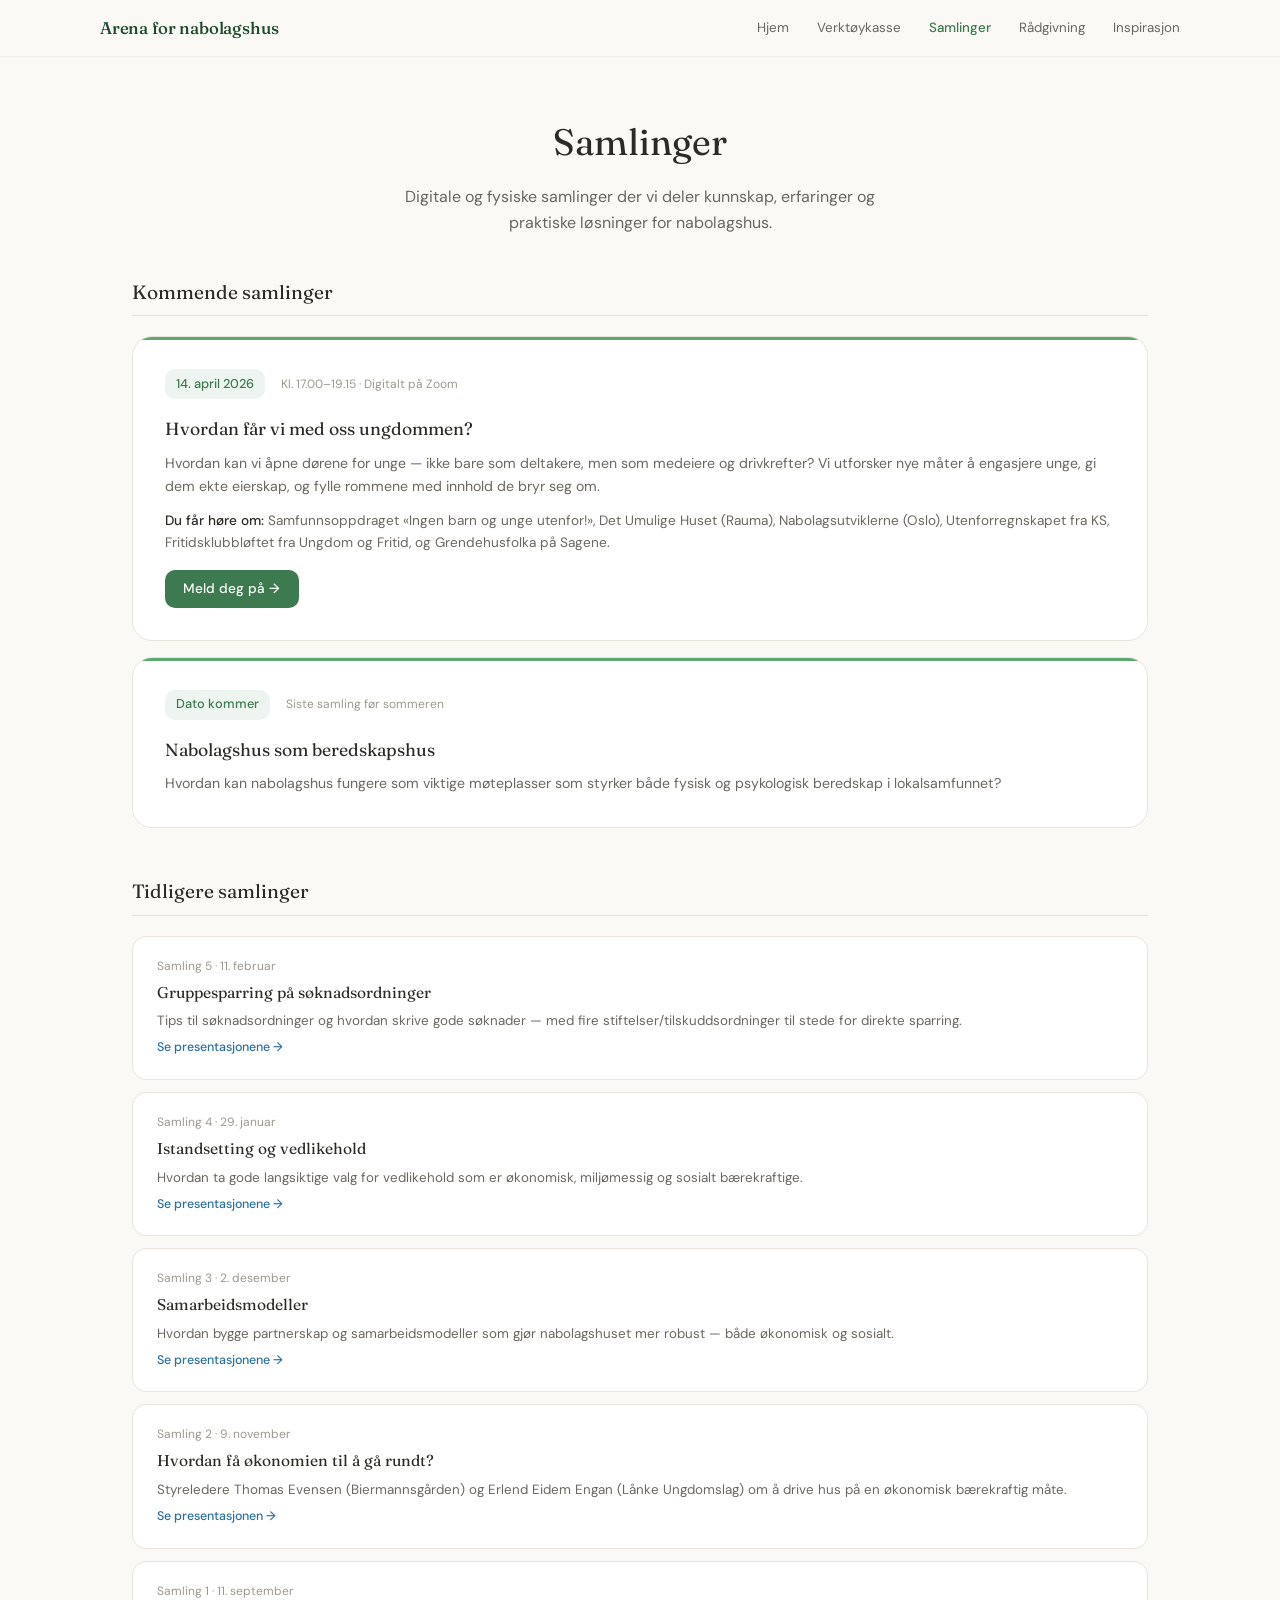
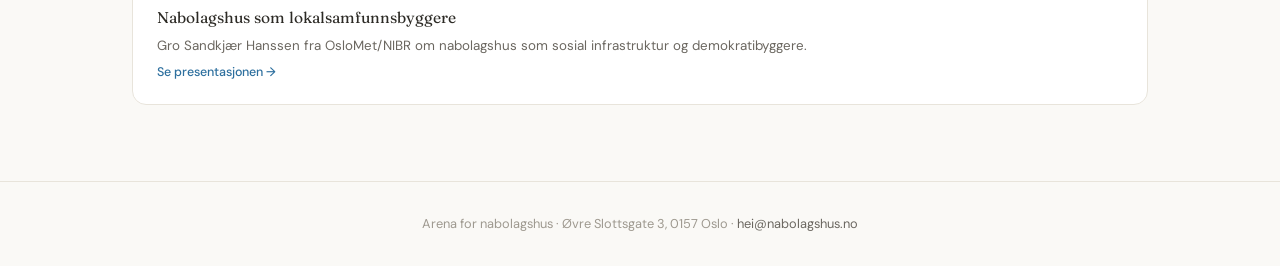
<file: samlinger.html>
<!DOCTYPE html>
<html lang="no">
<head>
<meta charset="UTF-8">
<meta name="viewport" content="width=device-width, initial-scale=1.0">
<title>Samlinger — Arena for nabolagshus</title>
<link rel="preconnect" href="https://fonts.googleapis.com"><link href="https://fonts.googleapis.com/css2?family=DM+Sans:ital,opsz,wght@0,9..40,300;0,9..40,400;0,9..40,500;0,9..40,600&family=Fraunces:ital,opsz,wght@0,9..144,300;0,9..144,400;0,9..144,500;0,9..144,600;1,9..144,400&display=swap" rel="stylesheet">
<link rel="stylesheet" href="style.css">
<style>
.saml-hero{max-width:1080px;margin:0 auto;padding:3.5rem 2rem 2.5rem;text-align:center}
.saml-hero h1{font-family:var(--font-display);font-size:clamp(1.75rem,4vw,2.3rem);font-weight:400;margin-bottom:.75rem}
.saml-hero p{font-size:1rem;color:var(--text-secondary);max-width:520px;margin:0 auto;line-height:1.65}
.saml-content{max-width:1080px;margin:0 auto;padding:0 2rem 4rem}

.upcoming{margin-bottom:3rem}
.upcoming h2{font-family:var(--font-display);font-size:1.2rem;font-weight:400;margin-bottom:1.25rem;padding-bottom:.5rem;border-bottom:1px solid var(--border)}
.event-card{background:var(--bg-card);border:1px solid var(--border);border-radius:var(--radius-xl);padding:2rem;margin-bottom:16px;position:relative;overflow:hidden}
.event-card::before{content:'';position:absolute;top:0;left:0;right:0;height:3px;background:var(--forest-300)}
.event-meta{display:flex;gap:1rem;align-items:center;margin-bottom:1rem;flex-wrap:wrap}
.event-date{font-size:.8rem;font-weight:500;color:var(--forest-400);background:var(--forest-50);padding:.3rem .7rem;border-radius:var(--radius)}
.event-format{font-size:.75rem;color:var(--text-muted)}
.event-card h3{font-family:var(--font-display);font-size:1.1rem;font-weight:400;margin-bottom:.5rem}
.event-card p{font-size:.885rem;color:var(--text-secondary);line-height:1.65}
.event-card .event-details{margin-top:.75rem;font-size:.85rem;color:var(--text-secondary);line-height:1.6}
.event-card .event-details strong{color:var(--text-primary);font-weight:500}
.event-cta{display:inline-block;margin-top:1rem;font-size:.85rem;font-weight:500;color:#fff;background:var(--forest-400);padding:.5rem 1.15rem;border-radius:var(--radius);text-decoration:none;transition:background .15s}
.event-cta:hover{background:var(--forest-500)}

.past h2{font-family:var(--font-display);font-size:1.2rem;font-weight:400;margin-bottom:1.25rem;padding-bottom:.5rem;border-bottom:1px solid var(--border)}
.past-card{background:var(--bg-card);border:1px solid var(--border);border-radius:var(--radius-lg);padding:1.25rem 1.5rem;margin-bottom:12px;transition:border-color .15s}
.past-card:hover{border-color:var(--sand-300)}
.past-card .past-meta{font-size:.75rem;color:var(--text-muted);margin-bottom:.3rem}
.past-card h3{font-family:var(--font-display);font-size:.975rem;font-weight:400;margin-bottom:.35rem}
.past-card p{font-size:.835rem;color:var(--text-secondary);line-height:1.55}
.past-link{display:inline-block;font-size:.78rem;font-weight:500;color:var(--ocean-400);text-decoration:none;margin-top:.4rem}

@keyframes fadeUp{from{opacity:0;transform:translateY(16px)}to{opacity:1;transform:translateY(0)}}
.saml-hero,.upcoming,.past{animation:fadeUp .5s ease both}
.upcoming{animation-delay:.05s}.past{animation-delay:.1s}
</style>
</head>
<body>
<nav class="nav"><div class="nav-inner">
<a href="index.html" class="nav-logo">Arena for nabolagshus</a>
<div class="nav-links">
<a href="index.html" >Hjem</a>
<a href="verktoykasse.html" >Verktøykasse</a>
<a href="samlinger.html" class="active">Samlinger</a>
<a href="radgivning.html" >Rådgivning</a>
<a href="inspirasjon.html" >Inspirasjon</a>
</div></div></nav>

<header class="saml-hero">
  <h1>Samlinger</h1>
  <p>Digitale og fysiske samlinger der vi deler kunnskap, erfaringer og praktiske løsninger for nabolagshus.</p>
</header>

<main class="saml-content">

<section class="upcoming">
  <h2>Kommende samlinger</h2>

  <div class="event-card">
    <div class="event-meta">
      <span class="event-date">14. april 2026</span>
      <span class="event-format">Kl. 17.00–19.15 &middot; Digitalt på Zoom</span>
    </div>
    <h3>Hvordan får vi med oss ungdommen?</h3>
    <p>Hvordan kan vi åpne dørene for unge — ikke bare som deltakere, men som medeiere og drivkrefter? Vi utforsker nye måter å engasjere unge, gi dem ekte eierskap, og fylle rommene med innhold de bryr seg om.</p>
    <div class="event-details">
      <strong>Du får høre om:</strong> Samfunnsoppdraget «Ingen barn og unge utenfor!», Det Umulige Huset (Rauma), Nabolagsutviklerne (Oslo), Utenforregnskapet fra KS, Fritidsklubbløftet fra Ungdom og Fritid, og Grendehusfolka på Sagene.
    </div>
    <a href="https://www.addevent.com/event/k2l7g3tzr6q1" class="event-cta">Meld deg på &rarr;</a>
  </div>

  <div class="event-card">
    <div class="event-meta">
      <span class="event-date">Dato kommer</span>
      <span class="event-format">Siste samling før sommeren</span>
    </div>
    <h3>Nabolagshus som beredskapshus</h3>
    <p>Hvordan kan nabolagshus fungere som viktige møteplasser som styrker både fysisk og psykologisk beredskap i lokalsamfunnet?</p>
  </div>
</section>

<section class="past">
  <h2>Tidligere samlinger</h2>

  <div class="past-card">
    <div class="past-meta">Samling 5 &middot; 11. februar</div>
    <h3>Gruppesparring på søknadsordninger</h3>
    <p>Tips til søknadsordninger og hvordan skrive gode søknader — med fire stiftelser/tilskuddsordninger til stede for direkte sparring.</p>
    <a href="https://drive.google.com/drive/folders/1BmEr_0ItGnfNhuRQALc0TxzhbzejtRf-" class="past-link" target="_blank">Se presentasjonene &rarr;</a>
  </div>

  <div class="past-card">
    <div class="past-meta">Samling 4 &middot; 29. januar</div>
    <h3>Istandsetting og vedlikehold</h3>
    <p>Hvordan ta gode langsiktige valg for vedlikehold som er økonomisk, miljømessig og sosialt bærekraftige.</p>
    <a href="https://drive.google.com/drive/folders/1GoWwWPk40JhHMd9Z-8VYx5Np7VAKv9fg" class="past-link" target="_blank">Se presentasjonene &rarr;</a>
  </div>

  <div class="past-card">
    <div class="past-meta">Samling 3 &middot; 2. desember</div>
    <h3>Samarbeidsmodeller</h3>
    <p>Hvordan bygge partnerskap og samarbeidsmodeller som gjør nabolagshuset mer robust — både økonomisk og sosialt.</p>
    <a href="https://drive.google.com/drive/folders/1q7TRiM-QvP3RDC4-Y6wKUISDcdD_jV2q" class="past-link" target="_blank">Se presentasjonene &rarr;</a>
  </div>

  <div class="past-card">
    <div class="past-meta">Samling 2 &middot; 9. november</div>
    <h3>Hvordan få økonomien til å gå rundt?</h3>
    <p>Styreledere Thomas Evensen (Biermannsgården) og Erlend Eidem Engan (Lånke Ungdomslag) om å drive hus på en økonomisk bærekraftig måte.</p>
    <a href="https://docs.google.com/presentation/d/1EO2cX-THJlCB-3Hapv7T5C3-5OaPHGlPI3Rh3JgU0tY/edit" class="past-link" target="_blank">Se presentasjonen &rarr;</a>
  </div>

  <div class="past-card">
    <div class="past-meta">Samling 1 &middot; 11. september</div>
    <h3>Nabolagshus som lokalsamfunnsbyggere</h3>
    <p>Gro Sandkjær Hanssen fra OsloMet/NIBR om nabolagshus som sosial infrastruktur og demokratibyggere.</p>
    <a href="https://www.nabolaghus.no/s/Hanssen_Nasjonal-kunnskapsarena-for-nabolagshus_sept-2025-1.pdf" class="past-link" target="_blank">Se presentasjonen &rarr;</a>
  </div>
</section>

</main>
<footer class="footer"><p>Arena for nabolagshus &middot; Øvre Slottsgate 3, 0157 Oslo &middot; <a href="mailto:hei@nabolagshus.no">hei@nabolagshus.no</a></p></footer></body></html>
</file>
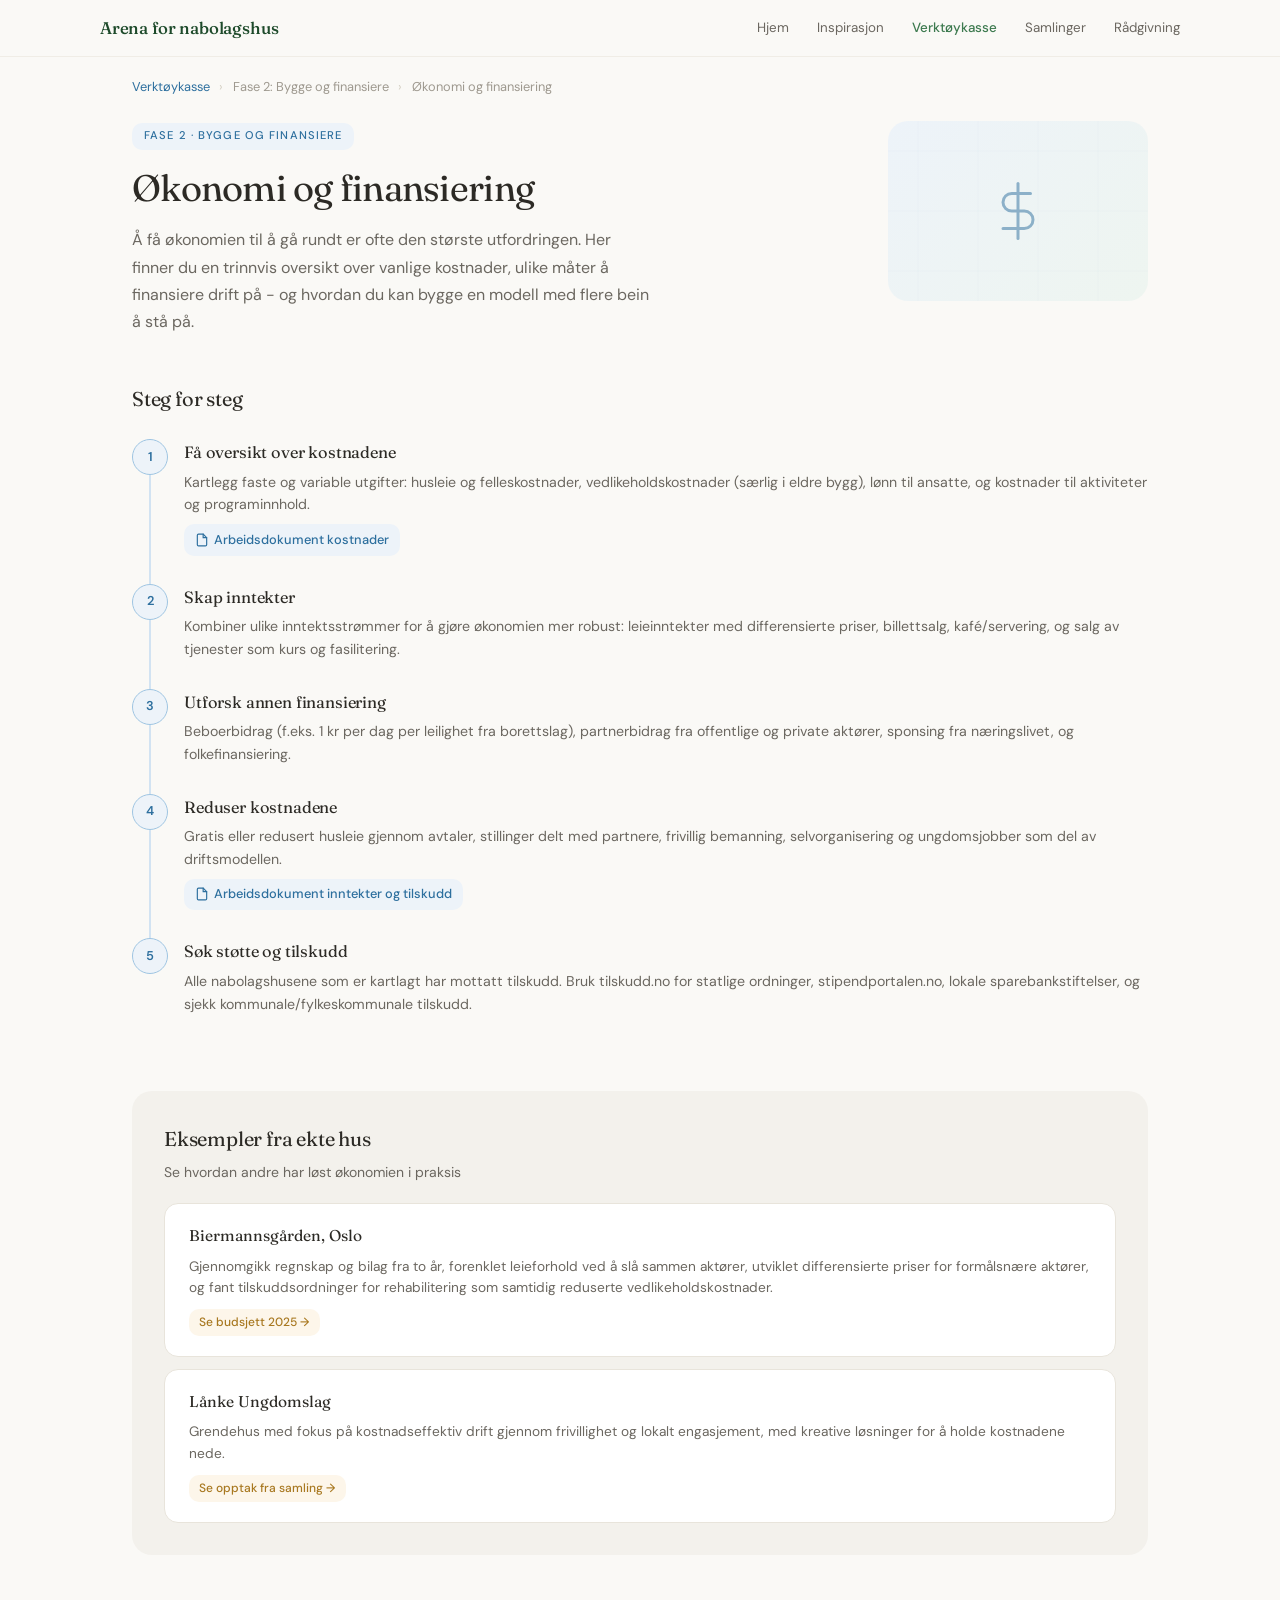
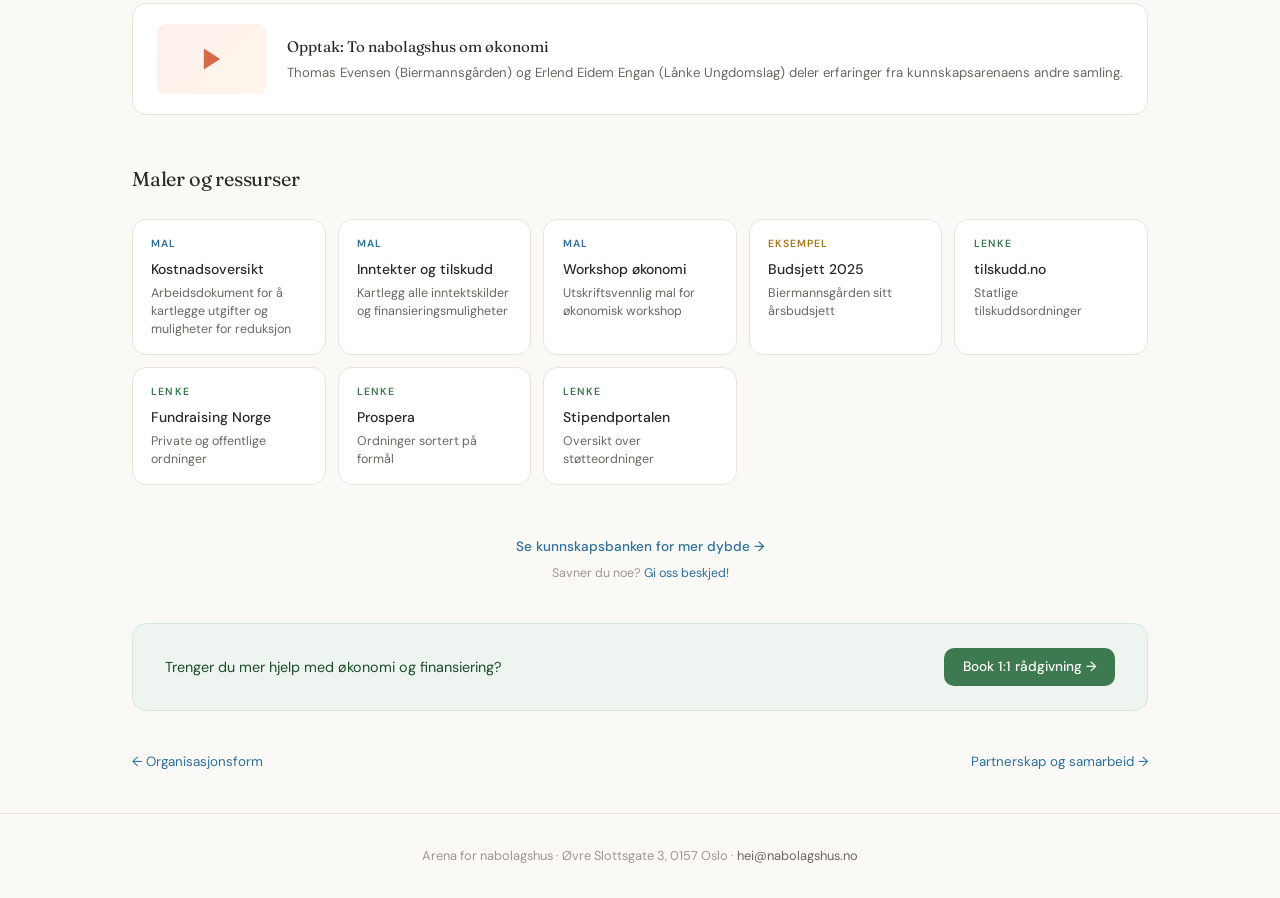
<file: verktoykasse-okonomi.html>
<!DOCTYPE html>
<html lang="no">
<head>
<meta charset="UTF-8">
<meta name="viewport" content="width=device-width, initial-scale=1.0">
<title>Økonomi og finansiering — Verktøykasse — Arena for nabolagshus</title>
<link rel="preconnect" href="https://fonts.googleapis.com">
<link href="https://fonts.googleapis.com/css2?family=DM+Sans:ital,opsz,wght@0,9..40,300;0,9..40,400;0,9..40,500;0,9..40,600&family=Fraunces:ital,opsz,wght@0,9..144,300;0,9..144,400;0,9..144,500;0,9..144,600;1,9..144,400&display=swap" rel="stylesheet">
<style>
*,*::before,*::after{margin:0;padding:0;box-sizing:border-box}
:root{
  --sand-50:#faf9f6;--sand-100:#f3f1ec;--sand-200:#e8e4db;--sand-300:#d4cfc3;--sand-400:#a9a393;--sand-500:#7a756a;
  --forest-50:#eef5f0;--forest-100:#d4e8d9;--forest-200:#a3cead;--forest-300:#5fa872;--forest-400:#3d7a4f;--forest-500:#1d4a2a;--forest-600:#0f3318;
  --ocean-50:#edf3f9;--ocean-100:#d2e3f2;--ocean-200:#9ec4e1;--ocean-300:#5a9bc5;--ocean-400:#2d6f9e;--ocean-500:#1a4d72;
  --amber-50:#fdf6ea;--amber-100:#f8e6c2;--amber-200:#efc576;--amber-300:#d9a23e;--amber-400:#a87820;--amber-500:#7a5615;
  --coral-50:#fdf0ec;--coral-100:#f8d5ca;--coral-200:#ed9e86;--coral-300:#d46a47;--coral-400:#a3462a;--coral-500:#72301d;
  --text-primary:#2c2a25;--text-secondary:#6b6760;--text-muted:#9e998f;
  --bg:#faf9f6;--bg-card:#ffffff;--border:#e8e4db;--border-light:#f0ede6;
  --radius:10px;--radius-lg:14px;--radius-xl:20px;
  --font-display:'Fraunces', Georgia, serif;--font-body:'DM Sans', system-ui, sans-serif;
}
html{font-size:16px;scroll-behavior:smooth}
body{font-family:var(--font-body);color:var(--text-primary);background:var(--bg);-webkit-font-smoothing:antialiased;line-height:1.6}

/* NAV */
.nav{position:sticky;top:0;z-index:100;background:rgba(250,249,246,.92);backdrop-filter:blur(12px);border-bottom:1px solid var(--border-light);padding:0 2rem}
.nav-inner{max-width:1080px;margin:0 auto;display:flex;align-items:center;justify-content:space-between;height:56px}
.nav-logo{font-family:var(--font-display);font-weight:500;font-size:1.05rem;color:var(--forest-500);text-decoration:none;letter-spacing:-.01em}
.nav-links{display:flex;gap:1.75rem;align-items:center}
.nav-links a{font-size:.835rem;color:var(--text-secondary);text-decoration:none;font-weight:400;transition:color .15s}
.nav-links a:hover{color:var(--text-primary)}
.nav-links a.active{color:var(--forest-400);font-weight:500}

/* BREADCRUMB */
.breadcrumb{max-width:1080px;margin:0 auto;padding:1.25rem 2rem .5rem;font-size:.8rem;color:var(--text-muted)}
.breadcrumb a{color:var(--ocean-400);text-decoration:none;transition:color .15s}
.breadcrumb a:hover{color:var(--ocean-500)}
.breadcrumb span{margin:0 .4rem;color:var(--sand-300)}

/* HERO */
.page-hero{max-width:1080px;margin:0 auto;padding:1rem 2rem 3rem;display:flex;gap:2.5rem;align-items:flex-start}
.page-hero-text{flex:1}
.phase-badge{font-size:.7rem;font-weight:500;text-transform:uppercase;letter-spacing:.1em;color:var(--ocean-400);background:var(--ocean-50);padding:.3rem .75rem;border-radius:var(--radius);display:inline-block;margin-bottom:1rem}
.page-hero h1{font-family:var(--font-display);font-size:clamp(1.75rem,3.5vw,2.3rem);font-weight:400;line-height:1.2;letter-spacing:-.02em;margin-bottom:1rem}
.page-hero .intro{font-size:1rem;color:var(--text-secondary);line-height:1.7;max-width:520px}
.hero-visual{width:260px;height:180px;border-radius:var(--radius-xl);background:linear-gradient(135deg,var(--ocean-50),var(--forest-50));display:flex;align-items:center;justify-content:center;flex-shrink:0;position:relative;overflow:hidden}
.hero-visual::after{content:'';position:absolute;inset:0;background:url("data:image/svg+xml,%3Csvg width='60' height='60' xmlns='http://www.w3.org/2000/svg'%3E%3Cpath d='M30 0v60M0 30h60' stroke='%232d6f9e' stroke-width='.3' opacity='.15'/%3E%3C/svg%3E");opacity:.6}
.hero-visual svg{position:relative;z-index:1}

/* MAIN CONTENT */
.content{max-width:1080px;margin:0 auto;padding:0 2rem}

/* STEPS */
.steps-section{margin-bottom:3rem}
.section-label{font-family:var(--font-display);font-size:1.25rem;font-weight:400;margin-bottom:1.5rem;letter-spacing:-.01em}
.step{display:flex;gap:1rem;margin-bottom:0;position:relative}
.step-line{display:flex;flex-direction:column;align-items:center;flex-shrink:0;width:36px}
.step-dot{width:36px;height:36px;border-radius:50%;background:var(--ocean-50);border:1.5px solid var(--ocean-200);display:flex;align-items:center;justify-content:center;font-size:.8rem;font-weight:600;color:var(--ocean-400);flex-shrink:0;position:relative;z-index:2}
.step-connector{width:1.5px;flex:1;background:var(--ocean-100);min-height:20px}
.step:last-child .step-connector{display:none}
.step-body{padding-bottom:1.75rem;flex:1}
.step-body h3{font-family:var(--font-display);font-size:1.02rem;font-weight:400;margin-bottom:.35rem;letter-spacing:-.01em}
.step-body p{font-size:.885rem;color:var(--text-secondary);line-height:1.6}
.tool-link{display:inline-flex;align-items:center;gap:5px;font-size:.8rem;font-weight:500;color:var(--ocean-400);text-decoration:none;margin-top:.5rem;padding:.35rem .7rem;background:var(--ocean-50);border-radius:var(--radius);transition:background .15s}
.tool-link:hover{background:var(--ocean-100)}
.tool-link svg{width:14px;height:14px}

/* EXAMPLES */
.examples-section{margin-bottom:3rem;background:var(--sand-100);border-radius:var(--radius-xl);padding:2rem}
.examples-section .section-label{margin-bottom:.35rem}
.examples-subtitle{font-size:.875rem;color:var(--text-secondary);margin-bottom:1.25rem}
.example-card{background:var(--bg-card);border:1px solid var(--border);border-radius:var(--radius-lg);padding:1.25rem 1.5rem;margin-bottom:12px;transition:border-color .15s}
.example-card:last-child{margin-bottom:0}
.example-card:hover{border-color:var(--sand-300)}
.example-card h3{font-family:var(--font-display);font-size:.975rem;font-weight:400;margin-bottom:.4rem}
.example-card p{font-size:.855rem;color:var(--text-secondary);line-height:1.6}
.example-tag{display:inline-block;font-size:.75rem;font-weight:500;color:var(--amber-400);background:var(--amber-50);padding:.25rem .65rem;border-radius:var(--radius);margin-top:.6rem;text-decoration:none;transition:background .15s}
.example-tag:hover{background:var(--amber-100)}

/* VIDEO */
.video-section{margin-bottom:3rem;display:flex;gap:1.25rem;align-items:center;background:var(--bg-card);border:1px solid var(--border);border-radius:var(--radius-lg);padding:1.25rem 1.5rem;transition:border-color .15s}
.video-section:hover{border-color:var(--sand-300)}
.video-thumb{width:110px;height:70px;border-radius:var(--radius);background:var(--sand-100);display:flex;align-items:center;justify-content:center;flex-shrink:0;color:var(--text-muted);font-size:1.5rem;position:relative;overflow:hidden}
.video-thumb::before{content:'';position:absolute;inset:0;background:linear-gradient(135deg,var(--coral-50),var(--amber-50))}
.video-thumb svg{position:relative;z-index:1}
.video-text h3{font-family:var(--font-display);font-size:.95rem;font-weight:400;margin-bottom:.25rem}
.video-text p{font-size:.825rem;color:var(--text-secondary);line-height:1.5}

/* RESOURCES */
.resources-section{margin-bottom:3rem}
.res-grid{display:grid;grid-template-columns:repeat(auto-fill,minmax(190px,1fr));gap:12px}
.res-card{background:var(--bg-card);border:1px solid var(--border);border-radius:var(--radius-lg);padding:1rem 1.15rem;text-decoration:none;color:inherit;transition:border-color .15s,transform .15s}
.res-card:hover{border-color:var(--sand-300);transform:translateY(-2px)}
.res-type{font-size:.65rem;text-transform:uppercase;letter-spacing:.1em;font-weight:600;margin-bottom:.35rem}
.res-type.mal{color:var(--ocean-400)}
.res-type.eksempel{color:var(--amber-400)}
.res-type.lenke{color:var(--forest-400)}
.res-title{font-size:.875rem;font-weight:500;color:var(--text-primary);margin-bottom:.2rem}
.res-desc{font-size:.78rem;color:var(--text-secondary);line-height:1.45}

/* CTA */
.cta-bottom{margin-bottom:2.5rem;background:var(--forest-50);border:1px solid var(--forest-100);border-radius:var(--radius-lg);padding:1.5rem 2rem;display:flex;align-items:center;justify-content:space-between;gap:1rem;flex-wrap:wrap}
.cta-bottom p{font-size:.9rem;color:var(--forest-500)}
.cta-bottom a{font-size:.85rem;font-weight:500;color:var(--bg-card);background:var(--forest-400);padding:.5rem 1.15rem;border-radius:var(--radius);text-decoration:none;transition:background .15s}
.cta-bottom a:hover{background:var(--forest-500)}

/* PREV/NEXT NAV */
.page-nav{display:flex;justify-content:space-between;padding-bottom:2.5rem;gap:1rem}
.page-nav a{font-size:.835rem;color:var(--ocean-400);text-decoration:none;transition:color .15s;display:flex;align-items:center;gap:.3rem}
.page-nav a:hover{color:var(--ocean-500)}

/* FOOTER */
.footer{border-top:1px solid var(--border);padding:2rem;text-align:center}
.footer p{font-size:.8rem;color:var(--text-muted)}
.footer a{color:var(--text-secondary);text-decoration:none}

/* ANIMATIONS */
@keyframes fadeUp{from{opacity:0;transform:translateY(16px)}to{opacity:1;transform:translateY(0)}}
.page-hero,.steps-section,.examples-section,.video-section,.resources-section,.cta-bottom{animation:fadeUp .5s ease both}
.steps-section{animation-delay:.05s}
.examples-section{animation-delay:.1s}
.video-section{animation-delay:.15s}
.resources-section{animation-delay:.2s}
.cta-bottom{animation-delay:.25s}
.step{animation:fadeUp .35s ease both}
.step:nth-child(1){animation-delay:.1s}
.step:nth-child(2){animation-delay:.15s}
.step:nth-child(3){animation-delay:.2s}
.step:nth-child(4){animation-delay:.25s}
.step:nth-child(5){animation-delay:.3s}

@media(max-width:720px){
  .nav{padding:0 1rem}
  .nav-links{gap:1rem}
  .breadcrumb,.content{padding-left:1.25rem;padding-right:1.25rem}
  .page-hero{padding:1rem 1.25rem 2.5rem;flex-direction:column}
  .hero-visual{width:100%;height:120px}
  .res-grid{grid-template-columns:1fr 1fr}
  .video-section{flex-direction:column;align-items:flex-start}
  .video-thumb{width:100%;height:100px}
}
@media(max-width:480px){
  .res-grid{grid-template-columns:1fr}
}
</style>
</head>
<body>

<nav class="nav">
  <div class="nav-inner">
    <a href="index.html" class="nav-logo">Arena for nabolagshus</a>
    <div class="nav-links">
      <a href="#">Hjem</a>
      <a href="#">Inspirasjon</a>
      <a href="index.html" class="active">Verktøykasse</a>
      <a href="#">Samlinger</a>
      <a href="#">Rådgivning</a>
    </div>
  </div>
</nav>

<div class="breadcrumb">
  <a href="index.html">Verktøykasse</a>
  <span>&rsaquo;</span>
  Fase 2: Bygge og finansiere
  <span>&rsaquo;</span>
  Økonomi og finansiering
</div>

<header class="page-hero">
  <div class="page-hero-text">
    <span class="phase-badge">Fase 2 &middot; Bygge og finansiere</span>
    <h1>Økonomi og finansiering</h1>
    <p class="intro">Å få økonomien til å gå rundt er ofte den største utfordringen. Her finner du en trinnvis oversikt over vanlige kostnader, ulike måter å finansiere drift på - og hvordan du kan bygge en modell med flere bein å stå på.</p>
  </div>
  <div class="hero-visual">
    <svg width="60" height="60" viewBox="0 0 24 24" fill="none" stroke="#2d6f9e" stroke-width="1.2" stroke-linecap="round" stroke-linejoin="round" opacity=".5"><line x1="12" y1="1" x2="12" y2="23"/><path d="M17 5H9.5a3.5 3.5 0 000 7h5a3.5 3.5 0 010 7H6"/></svg>
  </div>
</header>

<main class="content">

  <!-- STEG FOR STEG -->
  <section class="steps-section">
    <h2 class="section-label">Steg for steg</h2>

    <div class="step">
      <div class="step-line">
        <div class="step-dot">1</div>
        <div class="step-connector"></div>
      </div>
      <div class="step-body">
        <h3>Få oversikt over kostnadene</h3>
        <p>Kartlegg faste og variable utgifter: husleie og felleskostnader, vedlikeholdskostnader (særlig i eldre bygg), lønn til ansatte, og kostnader til aktiviteter og programinnhold.</p>
        <a href="https://docs.google.com/document/d/196W8jvP4Lm0myIqnL9Eluh7EGvZ5IgnQ7GumlcoHFrk/edit" class="tool-link" target="_blank">
          <svg viewBox="0 0 24 24" fill="none" stroke="currentColor" stroke-width="2" stroke-linecap="round"><path d="M14 2H6a2 2 0 00-2 2v16a2 2 0 002 2h12a2 2 0 002-2V8z"/><polyline points="14,2 14,8 20,8"/></svg>
          Arbeidsdokument kostnader
        </a>
      </div>
    </div>

    <div class="step">
      <div class="step-line">
        <div class="step-dot">2</div>
        <div class="step-connector"></div>
      </div>
      <div class="step-body">
        <h3>Skap inntekter</h3>
        <p>Kombiner ulike inntektsstrømmer for å gjøre økonomien mer robust: leieinntekter med differensierte priser, billettsalg, kafé/servering, og salg av tjenester som kurs og fasilitering.</p>
      </div>
    </div>

    <div class="step">
      <div class="step-line">
        <div class="step-dot">3</div>
        <div class="step-connector"></div>
      </div>
      <div class="step-body">
        <h3>Utforsk annen finansiering</h3>
        <p>Beboerbidrag (f.eks. 1 kr per dag per leilighet fra borettslag), partnerbidrag fra offentlige og private aktører, sponsing fra næringslivet, og folkefinansiering.</p>
      </div>
    </div>

    <div class="step">
      <div class="step-line">
        <div class="step-dot">4</div>
        <div class="step-connector"></div>
      </div>
      <div class="step-body">
        <h3>Reduser kostnadene</h3>
        <p>Gratis eller redusert husleie gjennom avtaler, stillinger delt med partnere, frivillig bemanning, selvorganisering og ungdomsjobber som del av driftsmodellen.</p>
        <a href="https://docs.google.com/document/d/1xRs1QfN7Pv39IXk6hXxiGFKn3tQePA277X1NRDqcUtI/edit" class="tool-link" target="_blank">
          <svg viewBox="0 0 24 24" fill="none" stroke="currentColor" stroke-width="2" stroke-linecap="round"><path d="M14 2H6a2 2 0 00-2 2v16a2 2 0 002 2h12a2 2 0 002-2V8z"/><polyline points="14,2 14,8 20,8"/></svg>
          Arbeidsdokument inntekter og tilskudd
        </a>
      </div>
    </div>

    <div class="step">
      <div class="step-line">
        <div class="step-dot">5</div>
        <div class="step-connector"></div>
      </div>
      <div class="step-body">
        <h3>Søk støtte og tilskudd</h3>
        <p>Alle nabolagshusene som er kartlagt har mottatt tilskudd. Bruk tilskudd.no for statlige ordninger, stipendportalen.no, lokale sparebankstiftelser, og sjekk kommunale/fylkeskommunale tilskudd.</p>
      </div>
    </div>
  </section>

  <!-- EKSEMPLER -->
  <section class="examples-section">
    <h2 class="section-label">Eksempler fra ekte hus</h2>
    <p class="examples-subtitle">Se hvordan andre har løst økonomien i praksis</p>

    <div class="example-card">
      <h3>Biermannsgården, Oslo</h3>
      <p>Gjennomgikk regnskap og bilag fra to år, forenklet leieforhold ved å slå sammen aktører, utviklet differensierte priser for formålsnære aktører, og fant tilskuddsordninger for rehabilitering som samtidig reduserte vedlikeholdskostnader.</p>
      <a href="https://docs.google.com/spreadsheets/d/1Lgh783uLo6PBq3KsHJ5WI-oM5IXFWJcLDxEQTDlt-4A/edit" class="example-tag" target="_blank">Se budsjett 2025 &rarr;</a>
    </div>

    <div class="example-card">
      <h3>Lånke Ungdomslag</h3>
      <p>Grendehus med fokus på kostnadseffektiv drift gjennom frivillighet og lokalt engasjement, med kreative løsninger for å holde kostnadene nede.</p>
      <a href="https://www.youtube.com/watch?v=-i8fD9dOPSs" class="example-tag" target="_blank">Se opptak fra samling &rarr;</a>
    </div>
  </section>

  <!-- VIDEO -->
  <a href="https://www.youtube.com/watch?v=-i8fD9dOPSs" class="video-section" target="_blank" style="text-decoration:none;color:inherit;">
    <div class="video-thumb">
      <svg width="28" height="28" viewBox="0 0 24 24" fill="#d46a47" stroke="none"><polygon points="5 3 19 12 5 21 5 3"/></svg>
    </div>
    <div class="video-text">
      <h3>Opptak: To nabolagshus om økonomi</h3>
      <p>Thomas Evensen (Biermannsgården) og Erlend Eidem Engan (Lånke Ungdomslag) deler erfaringer fra kunnskapsarenaens andre samling.</p>
    </div>
  </a>

  <!-- MALER OG RESSURSER -->
  <section class="resources-section">
    <h2 class="section-label">Maler og ressurser</h2>
    <div class="res-grid">
      <a href="https://docs.google.com/document/d/196W8jvP4Lm0myIqnL9Eluh7EGvZ5IgnQ7GumlcoHFrk/edit" class="res-card" target="_blank">
        <div class="res-type mal">Mal</div>
        <div class="res-title">Kostnadsoversikt</div>
        <div class="res-desc">Arbeidsdokument for å kartlegge utgifter og muligheter for reduksjon</div>
      </a>
      <a href="https://docs.google.com/document/d/1xRs1QfN7Pv39IXk6hXxiGFKn3tQePA277X1NRDqcUtI/edit" class="res-card" target="_blank">
        <div class="res-type mal">Mal</div>
        <div class="res-title">Inntekter og tilskudd</div>
        <div class="res-desc">Kartlegg alle inntektskilder og finansieringsmuligheter</div>
      </a>
      <a href="https://drive.google.com/drive/u/1/folders/16X64GtQ3sKNESpMMg4NK4Xe4xiWdrTH9" class="res-card" target="_blank">
        <div class="res-type mal">Mal</div>
        <div class="res-title">Workshop økonomi</div>
        <div class="res-desc">Utskriftsvennlig mal for økonomisk workshop</div>
      </a>
      <a href="https://docs.google.com/spreadsheets/d/1Lgh783uLo6PBq3KsHJ5WI-oM5IXFWJcLDxEQTDlt-4A/edit" class="res-card" target="_blank">
        <div class="res-type eksempel">Eksempel</div>
        <div class="res-title">Budsjett 2025</div>
        <div class="res-desc">Biermannsgården sitt årsbudsjett</div>
      </a>
      <a href="https://www.tilskudd.no" class="res-card" target="_blank">
        <div class="res-type lenke">Lenke</div>
        <div class="res-title">tilskudd.no</div>
        <div class="res-desc">Statlige tilskuddsordninger</div>
      </a>
      <a href="https://fundraisingnorge.no/wiki/sokeordninger-innen-finansiering/" class="res-card" target="_blank">
        <div class="res-type lenke">Lenke</div>
        <div class="res-title">Fundraising Norge</div>
        <div class="res-desc">Private og offentlige ordninger</div>
      </a>
      <a href="https://prosperastiftelsen.no" class="res-card" target="_blank">
        <div class="res-type lenke">Lenke</div>
        <div class="res-title">Prospera</div>
        <div class="res-desc">Ordninger sortert på formål</div>
      </a>
      <a href="https://stipendportalen.no" class="res-card" target="_blank">
        <div class="res-type lenke">Lenke</div>
        <div class="res-title">Stipendportalen</div>
        <div class="res-desc">Oversikt over støtteordninger</div>
      </a>
    </div>
  </section>

  <!-- KUNNSKAPSBANK -->
  <div style="text-align:center;margin-bottom:2.5rem">
    <a href="https://drive.google.com/drive/folders/1Lgwq6olN-NRkIWi7MoF7rnewfltcwcI9" target="_blank" style="font-size:.85rem;color:var(--ocean-400);text-decoration:none;font-weight:500">Se kunnskapsbanken for mer dybde &rarr;</a>
    <span style="display:block;font-size:.78rem;color:var(--text-muted);margin-top:.3rem">Savner du noe? <a href="mailto:guro@socentral.no?subject=Ønsker for verktøykassen" style="color:var(--ocean-400);text-decoration:none">Gi oss beskjed!</a></span>
  </div>

  <!-- CTA -->
  <div class="cta-bottom">
    <p>Trenger du mer hjelp med økonomi og finansiering?</p>
    <a href="https://www.nabolaghus.no/sparring">Book 1:1 rådgivning &rarr;</a>
  </div>

  <!-- PREV/NEXT -->
  <nav class="page-nav">
    <a href="#">&larr; Organisasjonsform</a>
    <a href="#">Partnerskap og samarbeid &rarr;</a>
  </nav>

</main>

<footer class="footer">
  <p>Arena for nabolagshus &middot; Øvre Slottsgate 3, 0157 Oslo &middot; <a href="mailto:hei@nabolagshus.no">hei@nabolagshus.no</a></p>
</footer>

</body>
</html>
</file>
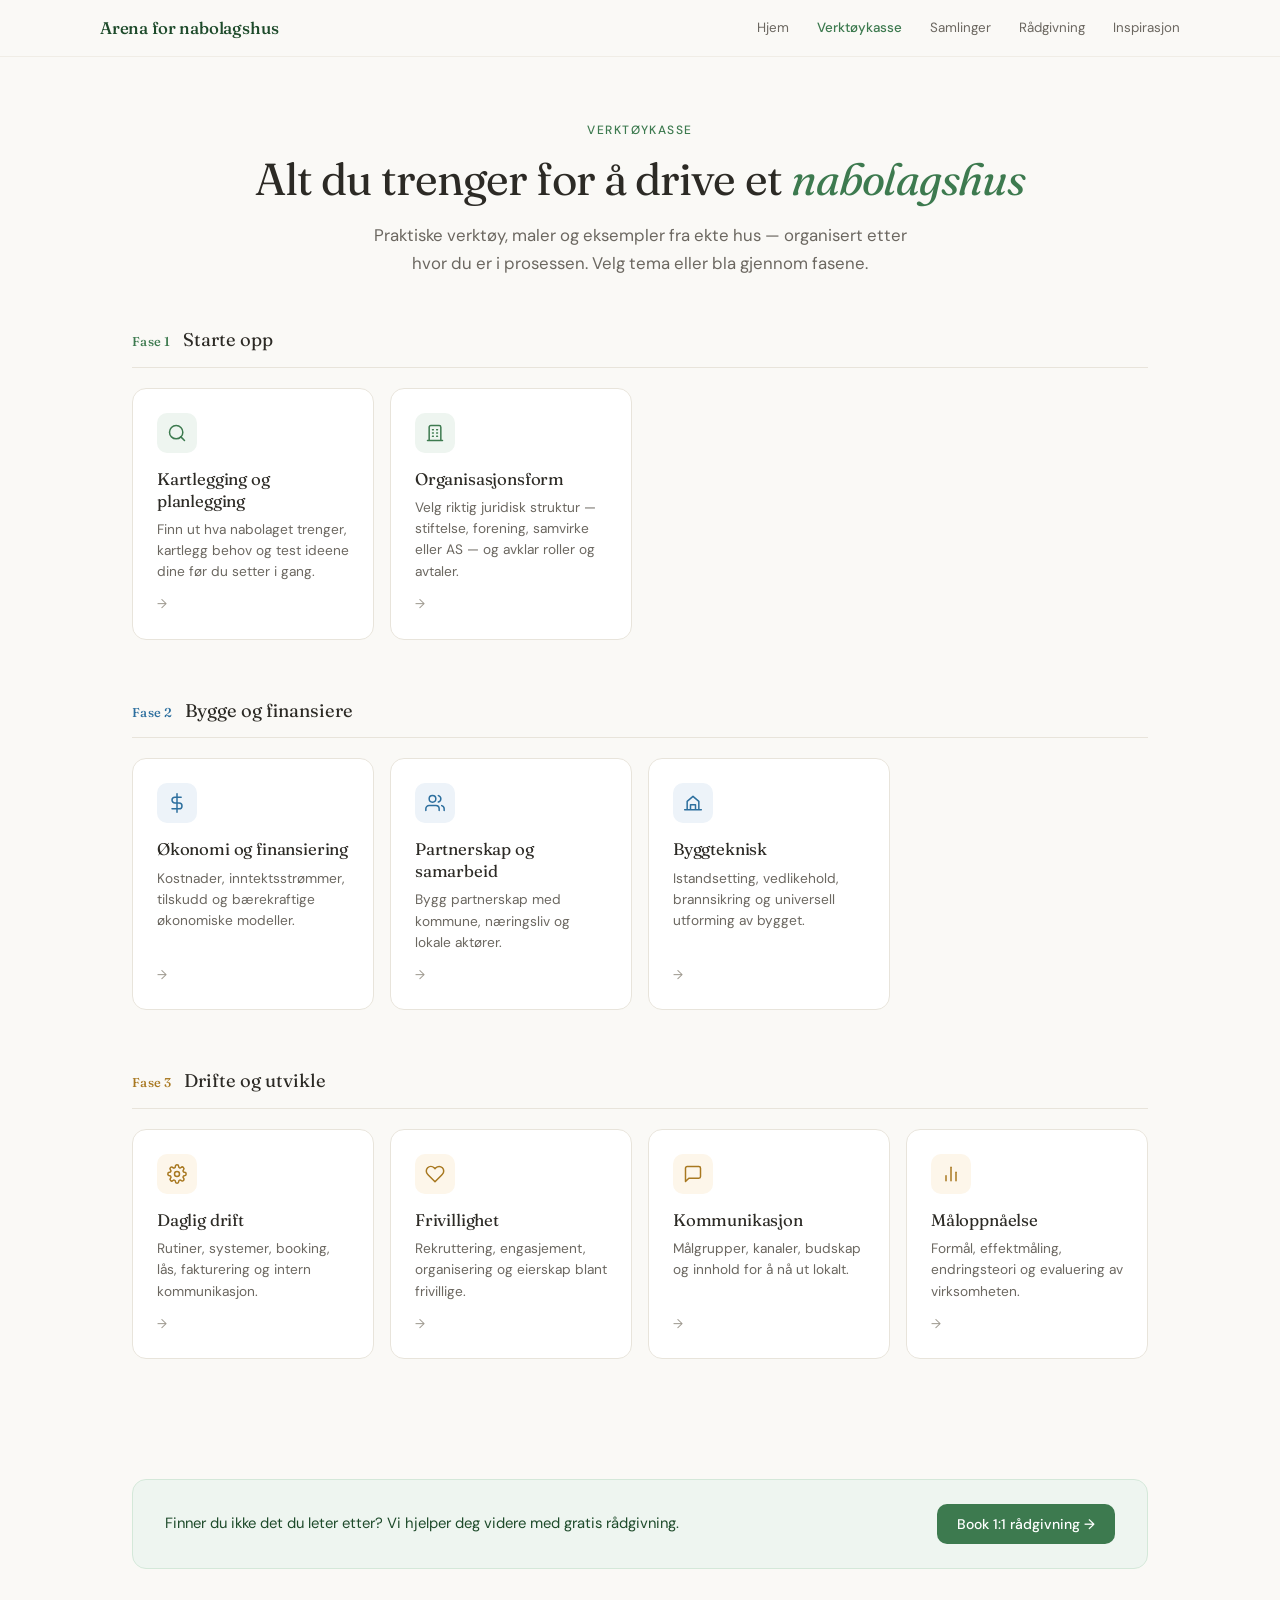
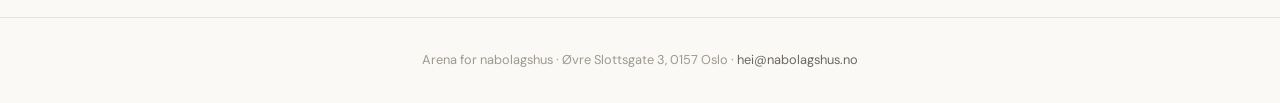
<file: verktoykasse.html>
<!DOCTYPE html>
<html lang="no">
<head>
<meta charset="UTF-8">
<meta name="viewport" content="width=device-width, initial-scale=1.0">
<title>Verktøykasse — Arena for nabolagshus</title>
<link rel="preconnect" href="https://fonts.googleapis.com">
<link href="https://fonts.googleapis.com/css2?family=DM+Sans:ital,opsz,wght@0,9..40,300;0,9..40,400;0,9..40,500;0,9..40,600&family=Fraunces:ital,opsz,wght@0,9..144,300;0,9..144,400;0,9..144,500;0,9..144,600;1,9..144,400&display=swap" rel="stylesheet">
<link rel="stylesheet" href="style.css">
<style>
.hero{max-width:1080px;margin:0 auto;padding:4rem 2rem 3rem;text-align:center}
.hero-eyebrow{font-size:.75rem;text-transform:uppercase;letter-spacing:.12em;color:var(--forest-400);font-weight:500;margin-bottom:.75rem}
.hero h1{font-family:var(--font-display);font-size:clamp(2rem,4.5vw,2.8rem);font-weight:400;line-height:1.2;letter-spacing:-.02em;color:var(--text-primary);margin-bottom:1rem}
.hero h1 em{font-style:italic;color:var(--forest-400)}
.hero p{font-size:1.05rem;color:var(--text-secondary);max-width:540px;margin:0 auto;line-height:1.65}
.phases{max-width:1080px;margin:0 auto;padding:0 2rem 4rem}
.phase{margin-bottom:3.5rem}
.phase-header{display:flex;align-items:baseline;gap:12px;margin-bottom:1.25rem;padding-bottom:.75rem;border-bottom:1px solid var(--border)}
.phase-num{font-family:var(--font-display);font-size:.8rem;font-weight:500;letter-spacing:.02em}
.phase-num.p1{color:var(--forest-400)}.phase-num.p2{color:var(--ocean-400)}.phase-num.p3{color:var(--amber-400)}
.phase-title{font-family:var(--font-display);font-size:1.15rem;font-weight:400;color:var(--text-primary)}
.card-grid{display:grid;grid-template-columns:repeat(auto-fill,minmax(240px,1fr));gap:16px}
.card{background:var(--bg-card);border:1px solid var(--border);border-radius:var(--radius-lg);padding:1.5rem;text-decoration:none;color:inherit;transition:transform .2s ease,box-shadow .2s ease,border-color .2s ease;position:relative;overflow:hidden;display:flex;flex-direction:column}
.card::before{content:'';position:absolute;top:0;left:0;right:0;height:3px;border-radius:14px 14px 0 0;opacity:0;transition:opacity .2s ease}
.card:hover{transform:translateY(-3px);box-shadow:0 8px 30px rgba(0,0,0,.06);border-color:var(--sand-300)}
.card:hover::before{opacity:1}
.phase.p1 .card::before{background:var(--forest-300)}.phase.p2 .card::before{background:var(--ocean-300)}.phase.p3 .card::before{background:var(--amber-300)}
.card-icon{width:40px;height:40px;border-radius:var(--radius);display:flex;align-items:center;justify-content:center;margin-bottom:1rem}
.phase.p1 .card-icon{background:var(--forest-50);color:var(--forest-400)}.phase.p2 .card-icon{background:var(--ocean-50);color:var(--ocean-400)}.phase.p3 .card-icon{background:var(--amber-50);color:var(--amber-400)}
.card h3{font-family:var(--font-display);font-size:1.05rem;font-weight:400;line-height:1.3;margin-bottom:.4rem;letter-spacing:-.01em}
.card p{font-size:.855rem;color:var(--text-secondary);line-height:1.55;flex:1}
.card-arrow{font-size:.8rem;color:var(--text-muted);margin-top:.75rem;transition:color .15s,transform .15s;display:inline-block}
.card:hover .card-arrow{color:var(--text-primary);transform:translateX(3px)}
.cta-bar{max-width:1080px;margin:0 auto 3rem;padding:0 2rem}
.cta-inner{background:var(--forest-50);border:1px solid var(--forest-100);border-radius:var(--radius-lg);padding:1.5rem 2rem;display:flex;align-items:center;justify-content:space-between;gap:1rem;flex-wrap:wrap}
.cta-inner p{font-size:.925rem;color:var(--forest-500)}
.cta-inner a{font-size:.875rem;font-weight:500;color:var(--bg-card);background:var(--forest-400);padding:.55rem 1.25rem;border-radius:var(--radius);text-decoration:none;transition:background .15s}
.cta-inner a:hover{background:var(--forest-500)}
@keyframes fadeUp{from{opacity:0;transform:translateY(16px)}to{opacity:1;transform:translateY(0)}}
.hero,.phase,.cta-bar{animation:fadeUp .5s ease both}
.phase:nth-child(2){animation-delay:.1s}.phase:nth-child(3){animation-delay:.2s}.cta-bar{animation-delay:.3s}
.card{animation:fadeUp .4s ease both}
.phase:nth-child(1) .card:nth-child(1){animation-delay:.15s}.phase:nth-child(1) .card:nth-child(2){animation-delay:.2s}
.phase:nth-child(2) .card:nth-child(1){animation-delay:.25s}.phase:nth-child(2) .card:nth-child(2){animation-delay:.3s}.phase:nth-child(2) .card:nth-child(3){animation-delay:.35s}
.phase:nth-child(3) .card:nth-child(1){animation-delay:.4s}.phase:nth-child(3) .card:nth-child(2){animation-delay:.45s}.phase:nth-child(3) .card:nth-child(3){animation-delay:.5s}.phase:nth-child(3) .card:nth-child(4){animation-delay:.55s}
@media(max-width:640px){.hero{padding:2.5rem 1.25rem 2rem}.phases{padding:0 1.25rem 3rem}.cta-bar{padding:0 1.25rem}.card-grid{grid-template-columns:1fr}}
</style>
</head>
<body>

<nav class="nav"><div class="nav-inner">
<a href="index.html" class="nav-logo">Arena for nabolagshus</a>
<div class="nav-links">
<a href="index.html">Hjem</a>
<a href="verktoykasse.html" class="active">Verktøykasse</a>
<a href="samlinger.html">Samlinger</a>
<a href="radgivning.html">Rådgivning</a>
<a href="inspirasjon.html">Inspirasjon</a>
</div></div></nav>

<header class="hero">
  <div class="hero-eyebrow">Verktøykasse</div>
  <h1>Alt du trenger for å drive et <em>nabolagshus</em></h1>
  <p>Praktiske verktøy, maler og eksempler fra ekte hus — organisert etter hvor du er i prosessen. Velg tema eller bla gjennom fasene.</p>
</header>

<section class="phases">

  <div class="phase p1">
    <div class="phase-header"><span class="phase-num p1">Fase 1</span><span class="phase-title">Starte opp</span></div>
    <div class="card-grid">
      <a href="kartlegging.html" class="card">
        <div class="card-icon"><svg width="20" height="20" viewBox="0 0 24 24" fill="none" stroke="currentColor" stroke-width="1.8" stroke-linecap="round" stroke-linejoin="round"><circle cx="11" cy="11" r="8"/><line x1="21" y1="21" x2="16.65" y2="16.65"/></svg></div>
        <h3>Kartlegging og planlegging</h3>
        <p>Finn ut hva nabolaget trenger, kartlegg behov og test ideene dine før du setter i gang.</p>
        <span class="card-arrow">&rarr;</span>
      </a>
      <a href="organisasjonsform.html" class="card">
        <div class="card-icon"><svg width="20" height="20" viewBox="0 0 24 24" fill="none" stroke="currentColor" stroke-width="1.8" stroke-linecap="round" stroke-linejoin="round"><path d="M3 21h18M9 8h1M9 12h1M9 16h1M14 8h1M14 12h1M14 16h1M5 21V5a2 2 0 012-2h10a2 2 0 012 2v16"/></svg></div>
        <h3>Organisasjonsform</h3>
        <p>Velg riktig juridisk struktur — stiftelse, forening, samvirke eller AS — og avklar roller og avtaler.</p>
        <span class="card-arrow">&rarr;</span>
      </a>
    </div>
  </div>

  <div class="phase p2">
    <div class="phase-header"><span class="phase-num p2">Fase 2</span><span class="phase-title">Bygge og finansiere</span></div>
    <div class="card-grid">
      <a href="okonomi.html" class="card">
        <div class="card-icon"><svg width="20" height="20" viewBox="0 0 24 24" fill="none" stroke="currentColor" stroke-width="1.8" stroke-linecap="round" stroke-linejoin="round"><line x1="12" y1="1" x2="12" y2="23"/><path d="M17 5H9.5a3.5 3.5 0 000 7h5a3.5 3.5 0 010 7H6"/></svg></div>
        <h3>Økonomi og finansiering</h3>
        <p>Kostnader, inntektsstrømmer, tilskudd og bærekraftige økonomiske modeller.</p>
        <span class="card-arrow">&rarr;</span>
      </a>
      <a href="partnerskap.html" class="card">
        <div class="card-icon"><svg width="20" height="20" viewBox="0 0 24 24" fill="none" stroke="currentColor" stroke-width="1.8" stroke-linecap="round" stroke-linejoin="round"><path d="M17 21v-2a4 4 0 00-4-4H5a4 4 0 00-4 4v2M9 11a4 4 0 100-8 4 4 0 000 8zM23 21v-2a4 4 0 00-3-3.87M16 3.13a4 4 0 010 7.75"/></svg></div>
        <h3>Partnerskap og samarbeid</h3>
        <p>Bygg partnerskap med kommune, næringsliv og lokale aktører.</p>
        <span class="card-arrow">&rarr;</span>
      </a>
      <a href="byggteknisk.html" class="card">
        <div class="card-icon"><svg width="20" height="20" viewBox="0 0 24 24" fill="none" stroke="currentColor" stroke-width="1.8" stroke-linecap="round" stroke-linejoin="round"><path d="M2 20h20M5 20V10l7-6 7 6v10M9 20v-6h6v6"/></svg></div>
        <h3>Byggteknisk</h3>
        <p>Istandsetting, vedlikehold, brannsikring og universell utforming av bygget.</p>
        <span class="card-arrow">&rarr;</span>
      </a>
    </div>
  </div>

  <div class="phase p3">
    <div class="phase-header"><span class="phase-num p3">Fase 3</span><span class="phase-title">Drifte og utvikle</span></div>
    <div class="card-grid">
      <a href="drift.html" class="card">
        <div class="card-icon"><svg width="20" height="20" viewBox="0 0 24 24" fill="none" stroke="currentColor" stroke-width="1.8" stroke-linecap="round" stroke-linejoin="round"><circle cx="12" cy="12" r="3"/><path d="M19.4 15a1.65 1.65 0 00.33 1.82l.06.06a2 2 0 010 2.83 2 2 0 01-2.83 0l-.06-.06a1.65 1.65 0 00-1.82-.33 1.65 1.65 0 00-1 1.51V21a2 2 0 01-4 0v-.09A1.65 1.65 0 009 19.4a1.65 1.65 0 00-1.82.33l-.06.06a2 2 0 01-2.83-2.83l.06-.06A1.65 1.65 0 004.68 15a1.65 1.65 0 00-1.51-1H3a2 2 0 010-4h.09A1.65 1.65 0 004.6 9a1.65 1.65 0 00-.33-1.82l-.06-.06a2 2 0 012.83-2.83l.06.06A1.65 1.65 0 009 4.68a1.65 1.65 0 001-1.51V3a2 2 0 014 0v.09a1.65 1.65 0 001 1.51 1.65 1.65 0 001.82-.33l.06-.06a2 2 0 012.83 2.83l-.06.06A1.65 1.65 0 0019.4 9a1.65 1.65 0 001.51 1H21a2 2 0 010 4h-.09a1.65 1.65 0 00-1.51 1z"/></svg></div>
        <h3>Daglig drift</h3>
        <p>Rutiner, systemer, booking, lås, fakturering og intern kommunikasjon.</p>
        <span class="card-arrow">&rarr;</span>
      </a>
      <a href="frivillighet.html" class="card">
        <div class="card-icon"><svg width="20" height="20" viewBox="0 0 24 24" fill="none" stroke="currentColor" stroke-width="1.8" stroke-linecap="round" stroke-linejoin="round"><path d="M20.84 4.61a5.5 5.5 0 00-7.78 0L12 5.67l-1.06-1.06a5.5 5.5 0 00-7.78 7.78l1.06 1.06L12 21.23l7.78-7.78 1.06-1.06a5.5 5.5 0 000-7.78z"/></svg></div>
        <h3>Frivillighet</h3>
        <p>Rekruttering, engasjement, organisering og eierskap blant frivillige.</p>
        <span class="card-arrow">&rarr;</span>
      </a>
      <a href="kommunikasjon.html" class="card">
        <div class="card-icon"><svg width="20" height="20" viewBox="0 0 24 24" fill="none" stroke="currentColor" stroke-width="1.8" stroke-linecap="round" stroke-linejoin="round"><path d="M21 15a2 2 0 01-2 2H7l-4 4V5a2 2 0 012-2h14a2 2 0 012 2z"/></svg></div>
        <h3>Kommunikasjon</h3>
        <p>Målgrupper, kanaler, budskap og innhold for å nå ut lokalt.</p>
        <span class="card-arrow">&rarr;</span>
      </a>
      <a href="maloppnaaelse.html" class="card">
        <div class="card-icon"><svg width="20" height="20" viewBox="0 0 24 24" fill="none" stroke="currentColor" stroke-width="1.8" stroke-linecap="round" stroke-linejoin="round"><line x1="18" y1="20" x2="18" y2="10"/><line x1="12" y1="20" x2="12" y2="4"/><line x1="6" y1="20" x2="6" y2="14"/></svg></div>
        <h3>Måloppnåelse</h3>
        <p>Formål, effektmåling, endringsteori og evaluering av virksomheten.</p>
        <span class="card-arrow">&rarr;</span>
      </a>
    </div>
  </div>

</section>

<div class="cta-bar"><div class="cta-inner"><p>Finner du ikke det du leter etter? Vi hjelper deg videre med gratis rådgivning.</p><a href="radgivning.html">Book 1:1 rådgivning &rarr;</a></div></div>
<footer class="footer"><p>Arena for nabolagshus &middot; Øvre Slottsgate 3, 0157 Oslo &middot; <a href="mailto:hei@nabolagshus.no">hei@nabolagshus.no</a></p></footer>
</body>
</html>
</file>
<file: style.css>
*,*::before,*::after{margin:0;padding:0;box-sizing:border-box}
:root{
  --sand-50:#faf9f6;--sand-100:#f3f1ec;--sand-200:#e8e4db;--sand-300:#d4cfc3;--sand-400:#a9a393;--sand-500:#7a756a;
  --forest-50:#eef5f0;--forest-100:#d4e8d9;--forest-200:#a3cead;--forest-300:#5fa872;--forest-400:#3d7a4f;--forest-500:#1d4a2a;--forest-600:#0f3318;
  --ocean-50:#edf3f9;--ocean-100:#d2e3f2;--ocean-200:#9ec4e1;--ocean-300:#5a9bc5;--ocean-400:#2d6f9e;--ocean-500:#1a4d72;
  --amber-50:#fdf6ea;--amber-100:#f8e6c2;--amber-200:#efc576;--amber-300:#d9a23e;--amber-400:#a87820;--amber-500:#7a5615;
  --coral-50:#fdf0ec;--coral-100:#f8d5ca;--coral-200:#ed9e86;--coral-300:#d46a47;--coral-400:#a3462a;--coral-500:#72301d;
  --text-primary:#2c2a25;--text-secondary:#6b6760;--text-muted:#9e998f;
  --bg:#faf9f6;--bg-card:#ffffff;--border:#e8e4db;--border-light:#f0ede6;
  --radius:10px;--radius-lg:14px;--radius-xl:20px;
  --font-display:'Fraunces', Georgia, serif;--font-body:'DM Sans', system-ui, sans-serif;
}
html{font-size:16px;scroll-behavior:smooth}
body{font-family:var(--font-body);color:var(--text-primary);background:var(--bg);-webkit-font-smoothing:antialiased;line-height:1.6}

/* NAV */
.nav{position:sticky;top:0;z-index:100;background:rgba(250,249,246,.92);backdrop-filter:blur(12px);border-bottom:1px solid var(--border-light);padding:0 2rem}
.nav-inner{max-width:1080px;margin:0 auto;display:flex;align-items:center;justify-content:space-between;height:56px}
.nav-logo{font-family:var(--font-display);font-weight:500;font-size:1.05rem;color:var(--forest-500);text-decoration:none;letter-spacing:-.01em}
.nav-links{display:flex;gap:1.75rem;align-items:center}
.nav-links a{font-size:.835rem;color:var(--text-secondary);text-decoration:none;font-weight:400;transition:color .15s}
.nav-links a:hover{color:var(--text-primary)}
.nav-links a.active{color:var(--forest-400);font-weight:500}

/* BREADCRUMB */
.breadcrumb{max-width:1080px;margin:0 auto;padding:1.25rem 2rem .5rem;font-size:.8rem;color:var(--text-muted)}
.breadcrumb a{color:var(--ocean-400);text-decoration:none;transition:color .15s}
.breadcrumb a:hover{color:var(--ocean-500)}
.breadcrumb span{margin:0 .4rem;color:var(--sand-300)}

/* PAGE HERO */
.page-hero{max-width:1080px;margin:0 auto;padding:1rem 2rem 3rem;display:flex;gap:2.5rem;align-items:flex-start}
.page-hero-text{flex:1}
.phase-badge{font-size:.7rem;font-weight:500;text-transform:uppercase;letter-spacing:.1em;padding:.3rem .75rem;border-radius:var(--radius);display:inline-block;margin-bottom:1rem}
.phase-badge.p1{color:var(--forest-400);background:var(--forest-50)}
.phase-badge.p2{color:var(--ocean-400);background:var(--ocean-50)}
.phase-badge.p3{color:var(--amber-400);background:var(--amber-50)}
.page-hero h1{font-family:var(--font-display);font-size:clamp(1.75rem,3.5vw,2.3rem);font-weight:400;line-height:1.2;letter-spacing:-.02em;margin-bottom:1rem}
.page-hero .intro{font-size:1rem;color:var(--text-secondary);line-height:1.7;max-width:520px}
.hero-visual{width:260px;height:180px;border-radius:var(--radius-xl);display:flex;align-items:center;justify-content:center;flex-shrink:0;position:relative;overflow:hidden}
.hero-visual.p1{background:linear-gradient(135deg,var(--forest-50),var(--sand-100))}
.hero-visual.p2{background:linear-gradient(135deg,var(--ocean-50),var(--forest-50))}
.hero-visual.p3{background:linear-gradient(135deg,var(--amber-50),var(--sand-100))}
.hero-visual::after{content:'';position:absolute;inset:0;background:url("data:image/svg+xml,%3Csvg width='60' height='60' xmlns='http://www.w3.org/2000/svg'%3E%3Cpath d='M30 0v60M0 30h60' stroke='%232d6f9e' stroke-width='.3' opacity='.12'/%3E%3C/svg%3E");opacity:.5}
.hero-visual svg{position:relative;z-index:1}

/* MAIN CONTENT */
.content{max-width:1080px;margin:0 auto;padding:0 2rem}

/* SECTION LABEL */
.section-label{font-family:var(--font-display);font-size:1.25rem;font-weight:400;margin-bottom:1.5rem;letter-spacing:-.01em}

/* STEPS */
.steps-section{margin-bottom:3rem}
.step{display:flex;gap:1rem;position:relative}
.step-line{display:flex;flex-direction:column;align-items:center;flex-shrink:0;width:36px}
.step-dot{width:36px;height:36px;border-radius:50%;display:flex;align-items:center;justify-content:center;font-size:.8rem;font-weight:600;flex-shrink:0;position:relative;z-index:2}
.step-dot.p1{background:var(--forest-50);border:1.5px solid var(--forest-200);color:var(--forest-400)}
.step-dot.p2{background:var(--ocean-50);border:1.5px solid var(--ocean-200);color:var(--ocean-400)}
.step-dot.p3{background:var(--amber-50);border:1.5px solid var(--amber-200);color:var(--amber-400)}
.step-connector{width:1.5px;flex:1;min-height:20px}
.step-connector.p1{background:var(--forest-100)}
.step-connector.p2{background:var(--ocean-100)}
.step-connector.p3{background:var(--amber-100)}
.step:last-child .step-connector{display:none}
.step-body{padding-bottom:1.75rem;flex:1}
.step-body h3{font-family:var(--font-display);font-size:1.02rem;font-weight:400;margin-bottom:.35rem;letter-spacing:-.01em}
.step-body p{font-size:.885rem;color:var(--text-secondary);line-height:1.6}
.step-body ul{margin-top:.4rem;padding-left:1.1rem;font-size:.855rem;color:var(--text-secondary);line-height:1.65}
.step-body ul li{margin-bottom:.25rem}
.tool-link{display:inline-flex;align-items:center;gap:5px;font-size:.8rem;font-weight:500;color:var(--ocean-400);text-decoration:none;margin-top:.5rem;margin-right:.5rem;padding:.35rem .7rem;background:var(--ocean-50);border-radius:var(--radius);transition:background .15s}
.tool-link:hover{background:var(--ocean-100)}
.tool-link svg{width:14px;height:14px}
.doc-icon{display:inline}

/* EXAMPLES */
.examples-section{margin-bottom:3rem;background:var(--sand-100);border-radius:var(--radius-xl);padding:2rem}
.examples-subtitle{font-size:.875rem;color:var(--text-secondary);margin-bottom:1.25rem}
.example-card{background:var(--bg-card);border:1px solid var(--border);border-radius:var(--radius-lg);padding:1.25rem 1.5rem;margin-bottom:12px;transition:border-color .15s}
.example-card:last-child{margin-bottom:0}
.example-card:hover{border-color:var(--sand-300)}
.example-card h3{font-family:var(--font-display);font-size:.975rem;font-weight:400;margin-bottom:.4rem}
.example-card p{font-size:.855rem;color:var(--text-secondary);line-height:1.6}
.example-card ul{margin-top:.4rem;padding-left:1.1rem;font-size:.825rem;color:var(--text-secondary);line-height:1.6}
.example-card ul li{margin-bottom:.2rem}
.example-tag{display:inline-block;font-size:.75rem;font-weight:500;color:var(--amber-400);background:var(--amber-50);padding:.25rem .65rem;border-radius:var(--radius);margin-top:.6rem;text-decoration:none;transition:background .15s}
.example-tag:hover{background:var(--amber-100)}

/* VIDEO */
.video-section{margin-bottom:3rem;display:flex;gap:1.25rem;align-items:center;background:var(--bg-card);border:1px solid var(--border);border-radius:var(--radius-lg);padding:1.25rem 1.5rem;transition:border-color .15s;text-decoration:none;color:inherit}
.video-section:hover{border-color:var(--sand-300)}
.video-thumb{width:110px;height:70px;border-radius:var(--radius);display:flex;align-items:center;justify-content:center;flex-shrink:0;position:relative;overflow:hidden}
.video-thumb::before{content:'';position:absolute;inset:0;background:linear-gradient(135deg,var(--coral-50),var(--amber-50))}
.video-thumb svg{position:relative;z-index:1}
.video-text h3{font-family:var(--font-display);font-size:.95rem;font-weight:400;margin-bottom:.25rem}
.video-text p{font-size:.825rem;color:var(--text-secondary);line-height:1.5}

/* RESOURCES */
.resources-section{margin-bottom:3rem}
.res-grid{display:grid;grid-template-columns:repeat(auto-fill,minmax(190px,1fr));gap:12px}
.res-card{background:var(--bg-card);border:1px solid var(--border);border-radius:var(--radius-lg);padding:1rem 1.15rem;text-decoration:none;color:inherit;transition:border-color .15s,transform .15s}
.res-card:hover{border-color:var(--sand-300);transform:translateY(-2px)}
.res-type{font-size:.65rem;text-transform:uppercase;letter-spacing:.1em;font-weight:600;margin-bottom:.35rem}
.res-type.mal{color:var(--ocean-400)}
.res-type.eksempel{color:var(--amber-400)}
.res-type.lenke{color:var(--forest-400)}
.res-type.verktoy{color:var(--coral-400)}
.res-title{font-size:.875rem;font-weight:500;color:var(--text-primary);margin-bottom:.2rem}
.res-desc{font-size:.78rem;color:var(--text-secondary);line-height:1.45}

/* EXTRA CONTENT SECTIONS */
.info-section{margin-bottom:3rem}
.info-card{background:var(--bg-card);border:1px solid var(--border);border-radius:var(--radius-lg);padding:1.25rem 1.5rem;margin-bottom:12px}
.info-card h3{font-family:var(--font-display);font-size:.975rem;font-weight:400;margin-bottom:.4rem}
.info-card p{font-size:.855rem;color:var(--text-secondary);line-height:1.6}
.info-card ul{margin-top:.4rem;padding-left:1.1rem;font-size:.825rem;color:var(--text-secondary);line-height:1.6}
.info-card ul li{margin-bottom:.2rem}
.info-grid{display:grid;grid-template-columns:repeat(auto-fill,minmax(220px,1fr));gap:14px}
.info-grid .info-card{margin-bottom:0}

/* KUNNSKAPSBANK LINK */
.kb-link{text-align:center;margin-bottom:2.5rem}
.kb-link a{font-size:.85rem;color:var(--ocean-400);text-decoration:none;font-weight:500}
.kb-link .sub{display:block;font-size:.78rem;color:var(--text-muted);margin-top:.3rem}
.kb-link .sub a{font-size:.78rem}

/* CTA */
.cta-bottom{margin-bottom:2.5rem;background:var(--forest-50);border:1px solid var(--forest-100);border-radius:var(--radius-lg);padding:1.5rem 2rem;display:flex;align-items:center;justify-content:space-between;gap:1rem;flex-wrap:wrap}
.cta-bottom p{font-size:.9rem;color:var(--forest-500)}
.cta-bottom a{font-size:.85rem;font-weight:500;color:var(--bg-card);background:var(--forest-400);padding:.5rem 1.15rem;border-radius:var(--radius);text-decoration:none;transition:background .15s}
.cta-bottom a:hover{background:var(--forest-500)}

/* PREV/NEXT NAV */
.page-nav{display:flex;justify-content:space-between;padding-bottom:2.5rem;gap:1rem}
.page-nav a{font-size:.835rem;color:var(--ocean-400);text-decoration:none;transition:color .15s;display:flex;align-items:center;gap:.3rem}
.page-nav a:hover{color:var(--ocean-500)}

/* FOOTER */
.footer{border-top:1px solid var(--border);padding:2rem;text-align:center}
.footer p{font-size:.8rem;color:var(--text-muted)}
.footer a{color:var(--text-secondary);text-decoration:none}

/* ANIMATIONS */
@keyframes fadeUp{from{opacity:0;transform:translateY(16px)}to{opacity:1;transform:translateY(0)}}
.page-hero,.steps-section,.examples-section,.video-section,.resources-section,.cta-bottom,.info-section{animation:fadeUp .5s ease both}
.steps-section{animation-delay:.05s}
.examples-section{animation-delay:.1s}
.video-section{animation-delay:.15s}
.resources-section{animation-delay:.2s}
.info-section{animation-delay:.15s}
.cta-bottom{animation-delay:.25s}
.step{animation:fadeUp .35s ease both}
.step:nth-child(1){animation-delay:.1s}
.step:nth-child(2){animation-delay:.15s}
.step:nth-child(3){animation-delay:.2s}
.step:nth-child(4){animation-delay:.25s}
.step:nth-child(5){animation-delay:.3s}
.step:nth-child(6){animation-delay:.35s}

@media(max-width:720px){
  .nav{padding:0 1rem}
  .nav-links{gap:1rem}
  .breadcrumb,.content{padding-left:1.25rem;padding-right:1.25rem}
  .page-hero{padding:1rem 1.25rem 2.5rem;flex-direction:column}
  .hero-visual{width:100%;height:120px}
  .res-grid{grid-template-columns:1fr 1fr}
  .video-section{flex-direction:column;align-items:flex-start}
  .video-thumb{width:100%;height:100px}
  .info-grid{grid-template-columns:1fr}
}
@media(max-width:480px){
  .res-grid{grid-template-columns:1fr}
}
</file>
